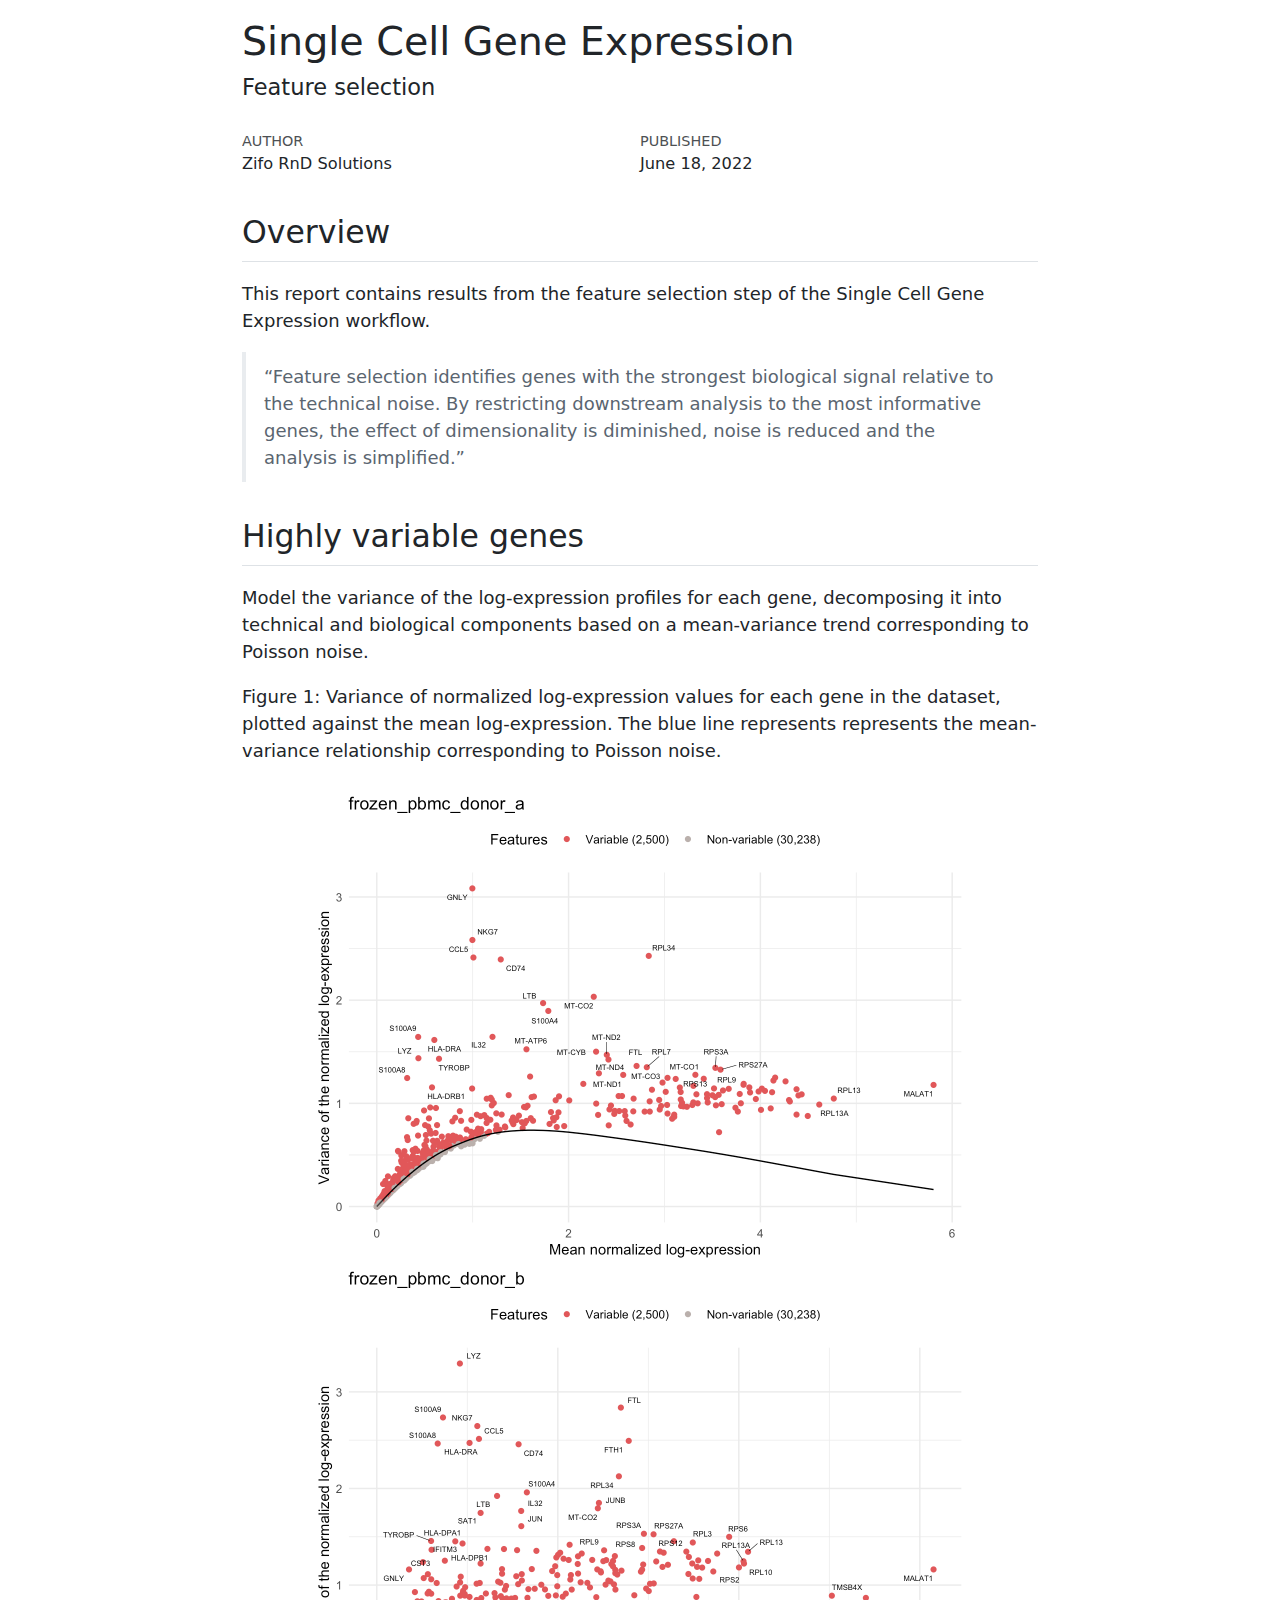
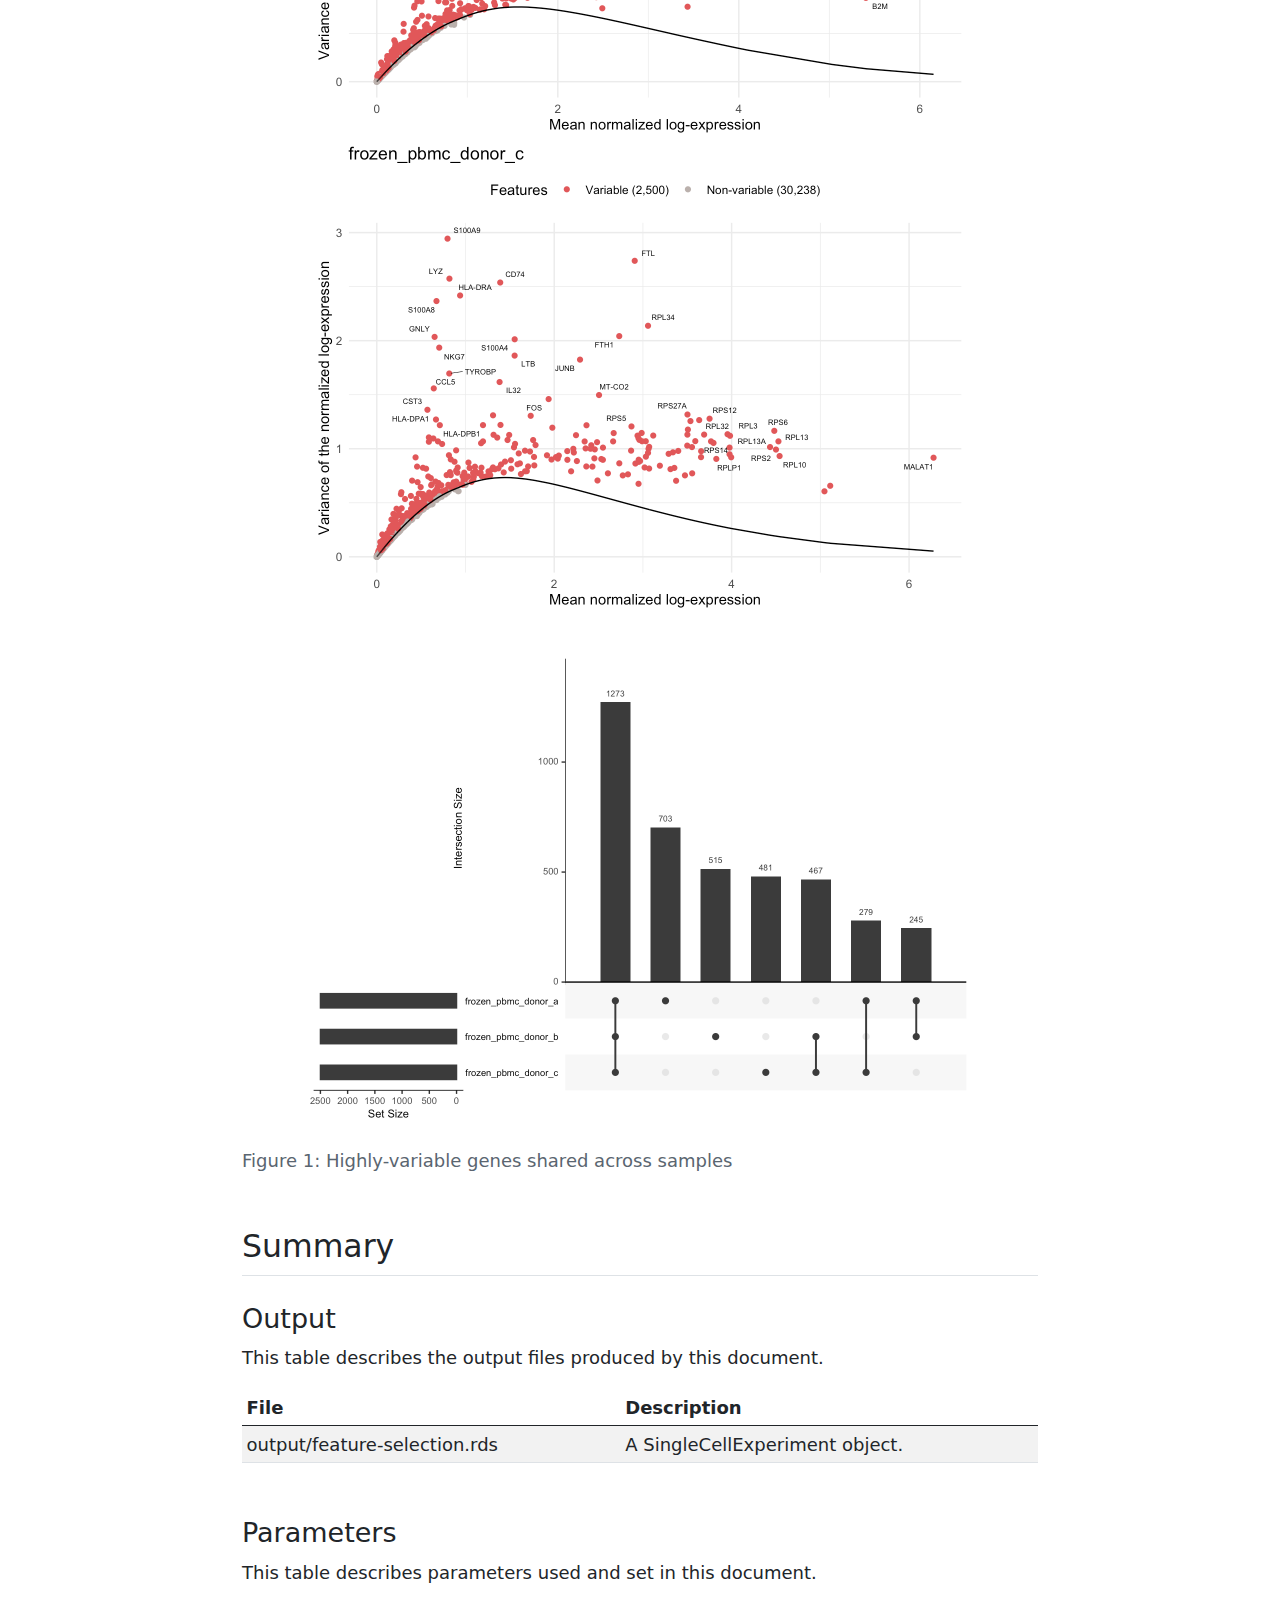
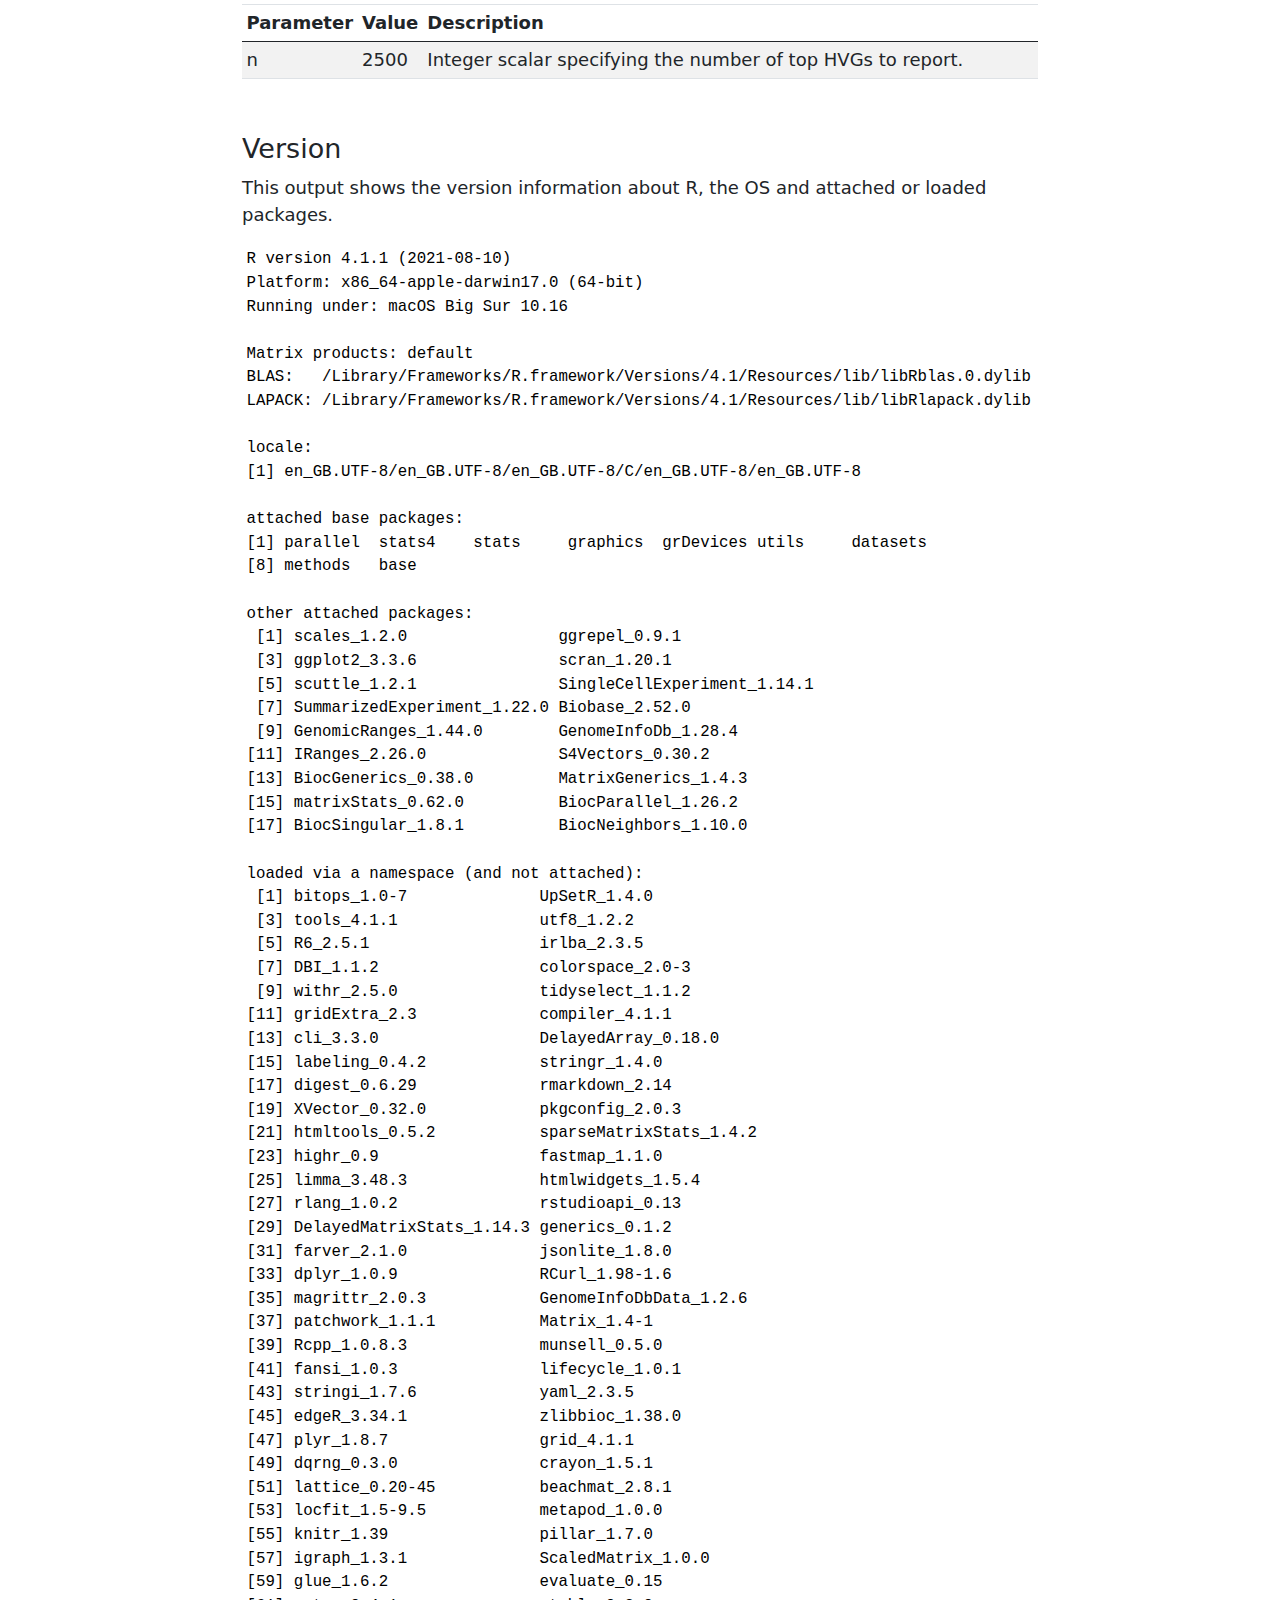
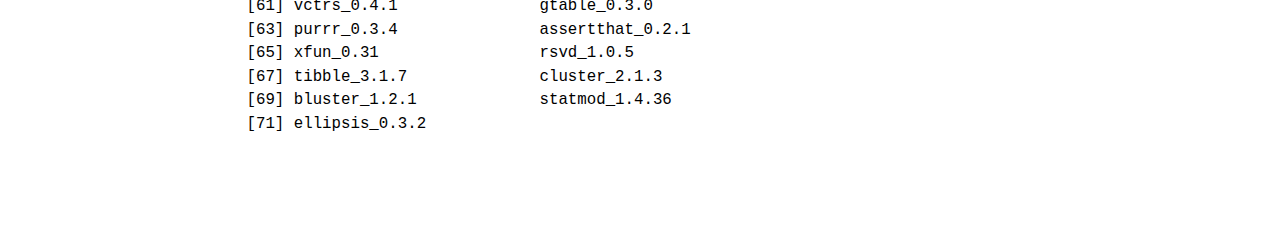
<file: docs/analysis/feature-selection.html>
<!DOCTYPE html>
<html xmlns="http://www.w3.org/1999/xhtml" lang="en" xml:lang="en"><head>

<meta charset="utf-8">
<meta name="generator" content="quarto-0.9.347">

<meta name="viewport" content="width=device-width, initial-scale=1.0, user-scalable=yes">

<meta name="author" content="Zifo RnD Solutions">
<meta name="dcterms.date" content="2022-06-18">

<title>Single Cell Gene Expression</title>
<style>
code{white-space: pre-wrap;}
span.smallcaps{font-variant: small-caps;}
span.underline{text-decoration: underline;}
div.column{display: inline-block; vertical-align: top; width: 50%;}
div.hanging-indent{margin-left: 1.5em; text-indent: -1.5em;}
ul.task-list{list-style: none;}
</style>

<script src="feature-selection_files/libs/clipboard/clipboard.min.js"></script>
<script src="feature-selection_files/libs/quarto-html/quarto.js"></script>
<script src="feature-selection_files/libs/quarto-html/popper.min.js"></script>
<script src="feature-selection_files/libs/quarto-html/tippy.umd.min.js"></script>
<script src="feature-selection_files/libs/quarto-html/anchor.min.js"></script>
<link href="feature-selection_files/libs/quarto-html/tippy.css" rel="stylesheet">
<link id="quarto-text-highlighting-styles" href="feature-selection_files/libs/quarto-html/quarto-syntax-highlighting.css" rel="stylesheet">
<script src="feature-selection_files/libs/bootstrap/bootstrap.min.js"></script>
<link href="feature-selection_files/libs/bootstrap/bootstrap-icons.css" rel="stylesheet">
<link href="feature-selection_files/libs/bootstrap/bootstrap.min.css" rel="stylesheet">


</head>

<body class="fullcontent">

<div id="quarto-content" class="page-columns page-rows-contents page-layout-article">

<main class="content" id="quarto-document-content">

<header id="title-block-header" class="quarto-title-block default">
<div class="quarto-title">
<h1 class="title">Single Cell Gene Expression</h1>
<p class="subtitle lead">Feature selection</p>
</div>





<div class="quarto-title-meta">

    <div>
    <div class="quarto-title-meta-heading">Author</div>
    <div class="quarto-title-meta-contents">
             <p>Zifo RnD Solutions </p>
          </div>
  </div>
    
    <div>
    <div class="quarto-title-meta-heading">Published</div>
    <div class="quarto-title-meta-contents">
      <p class="date">June 18, 2022</p>
    </div>
  </div>
    
  </div>
  

</header>

<section id="overview" class="level2">
<h2 class="anchored" data-anchor-id="overview">Overview</h2>
<p>This report contains results from the feature selection step of the Single Cell Gene Expression workflow.</p>
<blockquote class="blockquote">
<p>“Feature selection identifies genes with the strongest biological signal relative to the technical noise. By restricting downstream analysis to the most informative genes, the effect of dimensionality is diminished, noise is reduced and the analysis is simplified.”</p>
</blockquote>
<!-- Include big data parameters -->
<!-- Nearest neighbour detection -->
<div class="cell">

</div>
<!-- Singular value decomposition -->
<div class="cell">

</div>
<!-- Parallel evaluation -->
<div class="cell">

</div>
<!-- Load Bioconductor packages -->
<div class="cell">

</div>
<!-- Source custom functions -->
<div class="cell">

</div>
<!-- Read experiment objects -->
<div class="cell">

</div>
<!-- Model the per-gene variance with Poisson noise -->
<div class="cell">

</div>
<!-- Add per-gene variance statistics to row data -->
<div class="cell">

</div>
<!-- Identify highly-variable genes -->
<div class="cell">

</div>
<!-- Add HVG to row data -->
<div class="cell">

</div>
<!-- Save experiment objects -->
<div class="cell">

</div>
</section>
<section id="highly-variable-genes" class="level2">
<h2 class="anchored" data-anchor-id="highly-variable-genes">Highly variable genes</h2>
<p>Model the variance of the log-expression profiles for each gene, decomposing it into technical and biological components based on a mean-variance trend corresponding to Poisson noise.</p>
<p>Figure 1: Variance of normalized log-expression values for each gene in the dataset, plotted against the mean log-expression. The blue line represents represents the mean-variance relationship corresponding to Poisson noise.</p>
<div class="cell" data-layout-align="center">
<div class="cell-output-display">
<div class="quarto-figure quarto-figure-center">
<figure class="figure">
<p><img src="feature-selection_files/figure-html/unnamed-chunk-10-1.png" class="img-fluid figure-img" width="672"></p>
</figure>
</div>
</div>
</div>
<div class="cell">
<div class="cell-output-display">
<div id="fig-upset" class="quarto-figure quarto-figure-center anchored">
<figure class="figure">
<p><img src="feature-selection_files/figure-html/fig-upset-1.png" class="img-fluid figure-img" width="672"></p>
<p></p><figcaption aria-hidden="true" class="figure-caption">Figure 1: Highly-variable genes shared across samples</figcaption><p></p>
</figure>
</div>
</div>
</div>
</section>
<section id="summary" class="level2">
<h2 class="anchored" data-anchor-id="summary">Summary</h2>
<section id="output" class="level3">
<h3 class="anchored" data-anchor-id="output">Output</h3>
<p>This table describes the output files produced by this document.</p>
<div class="cell">
<div class="cell-output-display">
<table class="table table-sm table-striped">
<thead>
<tr class="header">
<th style="text-align: left;">File</th>
<th style="text-align: left;">Description</th>
</tr>
</thead>
<tbody>
<tr class="odd">
<td style="text-align: left;">output/feature-selection.rds</td>
<td style="text-align: left;">A SingleCellExperiment object.</td>
</tr>
</tbody>
</table>
</div>
</div>
</section>
<section id="parameters" class="level3">
<h3 class="anchored" data-anchor-id="parameters">Parameters</h3>
<p>This table describes parameters used and set in this document.</p>
<div class="cell">
<div class="cell-output-display">
<table class="table table-sm table-striped">
<colgroup>
<col style="width: 13%">
<col style="width: 7%">
<col style="width: 78%">
</colgroup>
<thead>
<tr class="header">
<th style="text-align: left;">Parameter</th>
<th style="text-align: left;">Value</th>
<th style="text-align: left;">Description</th>
</tr>
</thead>
<tbody>
<tr class="odd">
<td style="text-align: left;">n</td>
<td style="text-align: left;">2500</td>
<td style="text-align: left;">Integer scalar specifying the number of top HVGs to report.</td>
</tr>
</tbody>
</table>
</div>
</div>
</section>
<section id="version" class="level3">
<h3 class="anchored" data-anchor-id="version">Version</h3>
<p>This output shows the version information about R, the OS and attached or loaded packages.</p>
<div class="cell">
<div class="cell-output cell-output-stdout">
<pre><code>R version 4.1.1 (2021-08-10)
Platform: x86_64-apple-darwin17.0 (64-bit)
Running under: macOS Big Sur 10.16

Matrix products: default
BLAS:   /Library/Frameworks/R.framework/Versions/4.1/Resources/lib/libRblas.0.dylib
LAPACK: /Library/Frameworks/R.framework/Versions/4.1/Resources/lib/libRlapack.dylib

locale:
[1] en_GB.UTF-8/en_GB.UTF-8/en_GB.UTF-8/C/en_GB.UTF-8/en_GB.UTF-8

attached base packages:
[1] parallel  stats4    stats     graphics  grDevices utils     datasets 
[8] methods   base     

other attached packages:
 [1] scales_1.2.0                ggrepel_0.9.1              
 [3] ggplot2_3.3.6               scran_1.20.1               
 [5] scuttle_1.2.1               SingleCellExperiment_1.14.1
 [7] SummarizedExperiment_1.22.0 Biobase_2.52.0             
 [9] GenomicRanges_1.44.0        GenomeInfoDb_1.28.4        
[11] IRanges_2.26.0              S4Vectors_0.30.2           
[13] BiocGenerics_0.38.0         MatrixGenerics_1.4.3       
[15] matrixStats_0.62.0          BiocParallel_1.26.2        
[17] BiocSingular_1.8.1          BiocNeighbors_1.10.0       

loaded via a namespace (and not attached):
 [1] bitops_1.0-7              UpSetR_1.4.0             
 [3] tools_4.1.1               utf8_1.2.2               
 [5] R6_2.5.1                  irlba_2.3.5              
 [7] DBI_1.1.2                 colorspace_2.0-3         
 [9] withr_2.5.0               tidyselect_1.1.2         
[11] gridExtra_2.3             compiler_4.1.1           
[13] cli_3.3.0                 DelayedArray_0.18.0      
[15] labeling_0.4.2            stringr_1.4.0            
[17] digest_0.6.29             rmarkdown_2.14           
[19] XVector_0.32.0            pkgconfig_2.0.3          
[21] htmltools_0.5.2           sparseMatrixStats_1.4.2  
[23] highr_0.9                 fastmap_1.1.0            
[25] limma_3.48.3              htmlwidgets_1.5.4        
[27] rlang_1.0.2               rstudioapi_0.13          
[29] DelayedMatrixStats_1.14.3 generics_0.1.2           
[31] farver_2.1.0              jsonlite_1.8.0           
[33] dplyr_1.0.9               RCurl_1.98-1.6           
[35] magrittr_2.0.3            GenomeInfoDbData_1.2.6   
[37] patchwork_1.1.1           Matrix_1.4-1             
[39] Rcpp_1.0.8.3              munsell_0.5.0            
[41] fansi_1.0.3               lifecycle_1.0.1          
[43] stringi_1.7.6             yaml_2.3.5               
[45] edgeR_3.34.1              zlibbioc_1.38.0          
[47] plyr_1.8.7                grid_4.1.1               
[49] dqrng_0.3.0               crayon_1.5.1             
[51] lattice_0.20-45           beachmat_2.8.1           
[53] locfit_1.5-9.5            metapod_1.0.0            
[55] knitr_1.39                pillar_1.7.0             
[57] igraph_1.3.1              ScaledMatrix_1.0.0       
[59] glue_1.6.2                evaluate_0.15            
[61] vctrs_0.4.1               gtable_0.3.0             
[63] purrr_0.3.4               assertthat_0.2.1         
[65] xfun_0.31                 rsvd_1.0.5               
[67] tibble_3.1.7              cluster_2.1.3            
[69] bluster_1.2.1             statmod_1.4.36           
[71] ellipsis_0.3.2           </code></pre>
</div>
</div>
</section>
</section>

</main>
<!-- /main column -->
<script id="quarto-html-after-body" type="application/javascript">
window.document.addEventListener("DOMContentLoaded", function (event) {
  const icon = "";
  const anchorJS = new window.AnchorJS();
  anchorJS.options = {
    placement: 'right',
    icon: icon
  };
  anchorJS.add('.anchored');
  const clipboard = new window.ClipboardJS('.code-copy-button', {
    target: function(trigger) {
      return trigger.previousElementSibling;
    }
  });
  clipboard.on('success', function(e) {
    // button target
    const button = e.trigger;
    // don't keep focus
    button.blur();
    // flash "checked"
    button.classList.add('code-copy-button-checked');
    var currentTitle = button.getAttribute("title");
    button.setAttribute("title", "Copied!");
    setTimeout(function() {
      button.setAttribute("title", currentTitle);
      button.classList.remove('code-copy-button-checked');
    }, 1000);
    // clear code selection
    e.clearSelection();
  });
  function tippyHover(el, contentFn) {
    const config = {
      allowHTML: true,
      content: contentFn,
      maxWidth: 500,
      delay: 100,
      arrow: false,
      appendTo: function(el) {
          return el.parentElement;
      },
      interactive: true,
      interactiveBorder: 10,
      theme: 'quarto',
      placement: 'bottom-start'
    };
    window.tippy(el, config); 
  }
  const noterefs = window.document.querySelectorAll('a[role="doc-noteref"]');
  for (var i=0; i<noterefs.length; i++) {
    const ref = noterefs[i];
    tippyHover(ref, function() {
      let href = ref.getAttribute('href');
      try { href = new URL(href).hash; } catch {}
      const id = href.replace(/^#\/?/, "");
      const note = window.document.getElementById(id);
      return note.innerHTML;
    });
  }
  var bibliorefs = window.document.querySelectorAll('a[role="doc-biblioref"]');
  for (var i=0; i<bibliorefs.length; i++) {
    const ref = bibliorefs[i];
    const cites = ref.parentNode.getAttribute('data-cites').split(' ');
    tippyHover(ref, function() {
      var popup = window.document.createElement('div');
      cites.forEach(function(cite) {
        var citeDiv = window.document.createElement('div');
        citeDiv.classList.add('hanging-indent');
        citeDiv.classList.add('csl-entry');
        var biblioDiv = window.document.getElementById('ref-' + cite);
        if (biblioDiv) {
          citeDiv.innerHTML = biblioDiv.innerHTML;
        }
        popup.appendChild(citeDiv);
      });
      return popup.innerHTML;
    });
  }
});
</script>
</div> <!-- /content -->



</body></html>
</file>
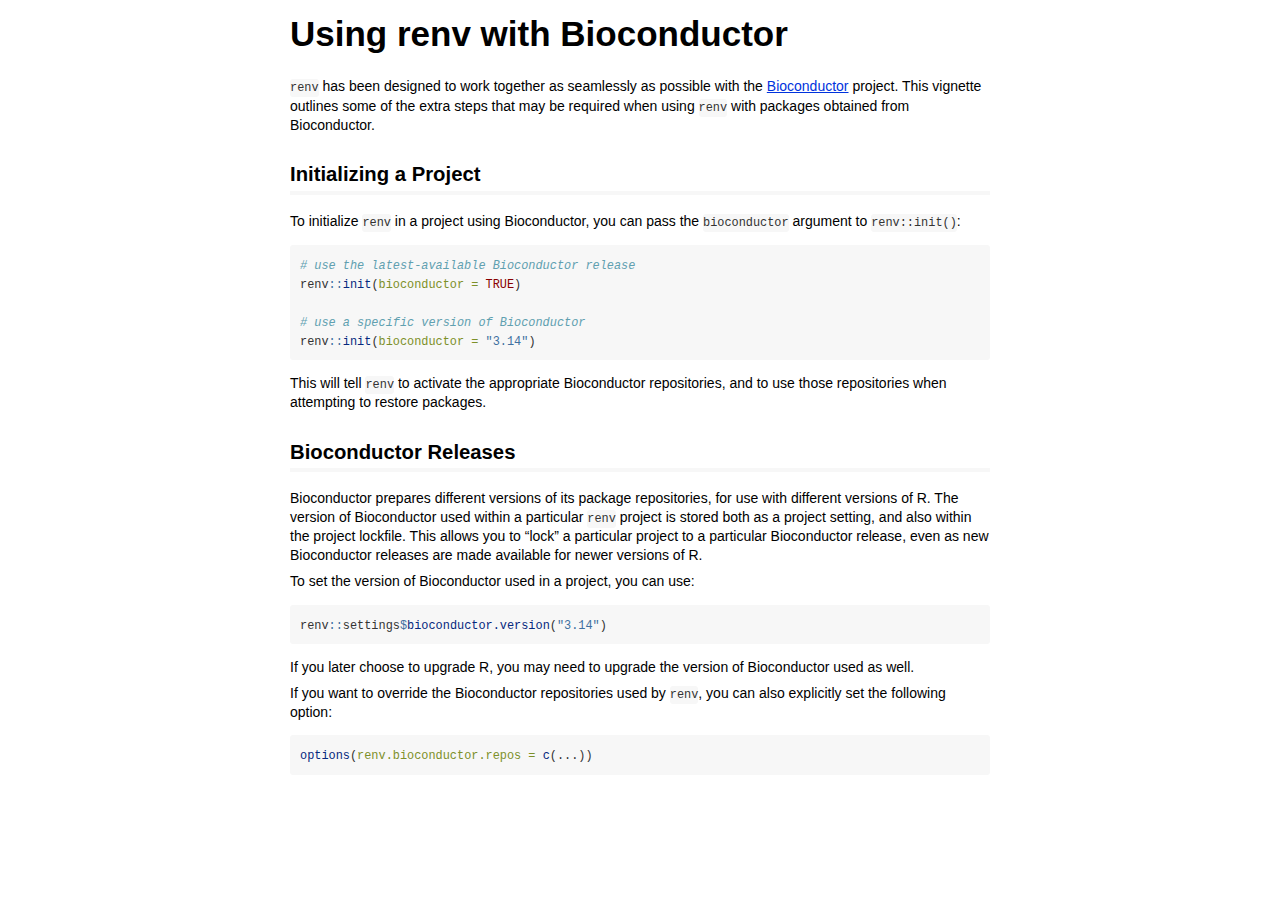
<file: renv/library/R-4.1/x86_64-apple-darwin17.0/renv/doc/bioconductor.html>
<!DOCTYPE html>

<html>

<head>

<meta charset="utf-8" />
<meta name="generator" content="pandoc" />
<meta http-equiv="X-UA-Compatible" content="IE=EDGE" />

<meta name="viewport" content="width=device-width, initial-scale=1" />



<title>Using renv with Bioconductor</title>

<script>// Pandoc 2.9 adds attributes on both header and div. We remove the former (to
// be compatible with the behavior of Pandoc < 2.8).
document.addEventListener('DOMContentLoaded', function(e) {
  var hs = document.querySelectorAll("div.section[class*='level'] > :first-child");
  var i, h, a;
  for (i = 0; i < hs.length; i++) {
    h = hs[i];
    if (!/^h[1-6]$/i.test(h.tagName)) continue;  // it should be a header h1-h6
    a = h.attributes;
    while (a.length > 0) h.removeAttribute(a[0].name);
  }
});
</script>

<style type="text/css">
  code{white-space: pre-wrap;}
  span.smallcaps{font-variant: small-caps;}
  span.underline{text-decoration: underline;}
  div.column{display: inline-block; vertical-align: top; width: 50%;}
  div.hanging-indent{margin-left: 1.5em; text-indent: -1.5em;}
  ul.task-list{list-style: none;}
    </style>


<style type="text/css">
  code {
    white-space: pre;
  }
  .sourceCode {
    overflow: visible;
  }
</style>
<style type="text/css" data-origin="pandoc">
pre > code.sourceCode { white-space: pre; position: relative; }
pre > code.sourceCode > span { display: inline-block; line-height: 1.25; }
pre > code.sourceCode > span:empty { height: 1.2em; }
.sourceCode { overflow: visible; }
code.sourceCode > span { color: inherit; text-decoration: inherit; }
div.sourceCode { margin: 1em 0; }
pre.sourceCode { margin: 0; }
@media screen {
div.sourceCode { overflow: auto; }
}
@media print {
pre > code.sourceCode { white-space: pre-wrap; }
pre > code.sourceCode > span { text-indent: -5em; padding-left: 5em; }
}
pre.numberSource code
  { counter-reset: source-line 0; }
pre.numberSource code > span
  { position: relative; left: -4em; counter-increment: source-line; }
pre.numberSource code > span > a:first-child::before
  { content: counter(source-line);
    position: relative; left: -1em; text-align: right; vertical-align: baseline;
    border: none; display: inline-block;
    -webkit-touch-callout: none; -webkit-user-select: none;
    -khtml-user-select: none; -moz-user-select: none;
    -ms-user-select: none; user-select: none;
    padding: 0 4px; width: 4em;
    color: #aaaaaa;
  }
pre.numberSource { margin-left: 3em; border-left: 1px solid #aaaaaa;  padding-left: 4px; }
div.sourceCode
  {   }
@media screen {
pre > code.sourceCode > span > a:first-child::before { text-decoration: underline; }
}
code span.al { color: #ff0000; font-weight: bold; } /* Alert */
code span.an { color: #60a0b0; font-weight: bold; font-style: italic; } /* Annotation */
code span.at { color: #7d9029; } /* Attribute */
code span.bn { color: #40a070; } /* BaseN */
code span.bu { } /* BuiltIn */
code span.cf { color: #007020; font-weight: bold; } /* ControlFlow */
code span.ch { color: #4070a0; } /* Char */
code span.cn { color: #880000; } /* Constant */
code span.co { color: #60a0b0; font-style: italic; } /* Comment */
code span.cv { color: #60a0b0; font-weight: bold; font-style: italic; } /* CommentVar */
code span.do { color: #ba2121; font-style: italic; } /* Documentation */
code span.dt { color: #902000; } /* DataType */
code span.dv { color: #40a070; } /* DecVal */
code span.er { color: #ff0000; font-weight: bold; } /* Error */
code span.ex { } /* Extension */
code span.fl { color: #40a070; } /* Float */
code span.fu { color: #06287e; } /* Function */
code span.im { } /* Import */
code span.in { color: #60a0b0; font-weight: bold; font-style: italic; } /* Information */
code span.kw { color: #007020; font-weight: bold; } /* Keyword */
code span.op { color: #666666; } /* Operator */
code span.ot { color: #007020; } /* Other */
code span.pp { color: #bc7a00; } /* Preprocessor */
code span.sc { color: #4070a0; } /* SpecialChar */
code span.ss { color: #bb6688; } /* SpecialString */
code span.st { color: #4070a0; } /* String */
code span.va { color: #19177c; } /* Variable */
code span.vs { color: #4070a0; } /* VerbatimString */
code span.wa { color: #60a0b0; font-weight: bold; font-style: italic; } /* Warning */

</style>
<script>
// apply pandoc div.sourceCode style to pre.sourceCode instead
(function() {
  var sheets = document.styleSheets;
  for (var i = 0; i < sheets.length; i++) {
    if (sheets[i].ownerNode.dataset["origin"] !== "pandoc") continue;
    try { var rules = sheets[i].cssRules; } catch (e) { continue; }
    for (var j = 0; j < rules.length; j++) {
      var rule = rules[j];
      // check if there is a div.sourceCode rule
      if (rule.type !== rule.STYLE_RULE || rule.selectorText !== "div.sourceCode") continue;
      var style = rule.style.cssText;
      // check if color or background-color is set
      if (rule.style.color === '' && rule.style.backgroundColor === '') continue;
      // replace div.sourceCode by a pre.sourceCode rule
      sheets[i].deleteRule(j);
      sheets[i].insertRule('pre.sourceCode{' + style + '}', j);
    }
  }
})();
</script>




<style type="text/css">body {
background-color: #fff;
margin: 1em auto;
max-width: 700px;
overflow: visible;
padding-left: 2em;
padding-right: 2em;
font-family: "Open Sans", "Helvetica Neue", Helvetica, Arial, sans-serif;
font-size: 14px;
line-height: 1.35;
}
#TOC {
clear: both;
margin: 0 0 10px 10px;
padding: 4px;
width: 400px;
border: 1px solid #CCCCCC;
border-radius: 5px;
background-color: #f6f6f6;
font-size: 13px;
line-height: 1.3;
}
#TOC .toctitle {
font-weight: bold;
font-size: 15px;
margin-left: 5px;
}
#TOC ul {
padding-left: 40px;
margin-left: -1.5em;
margin-top: 5px;
margin-bottom: 5px;
}
#TOC ul ul {
margin-left: -2em;
}
#TOC li {
line-height: 16px;
}
table {
margin: 1em auto;
border-width: 1px;
border-color: #DDDDDD;
border-style: outset;
border-collapse: collapse;
}
table th {
border-width: 2px;
padding: 5px;
border-style: inset;
}
table td {
border-width: 1px;
border-style: inset;
line-height: 18px;
padding: 5px 5px;
}
table, table th, table td {
border-left-style: none;
border-right-style: none;
}
table thead, table tr.even {
background-color: #f7f7f7;
}
p {
margin: 0.5em 0;
}
blockquote {
background-color: #f6f6f6;
padding: 0.25em 0.75em;
}
hr {
border-style: solid;
border: none;
border-top: 1px solid #777;
margin: 28px 0;
}
dl {
margin-left: 0;
}
dl dd {
margin-bottom: 13px;
margin-left: 13px;
}
dl dt {
font-weight: bold;
}
ul {
margin-top: 0;
}
ul li {
list-style: circle outside;
}
ul ul {
margin-bottom: 0;
}
pre, code {
background-color: #f7f7f7;
border-radius: 3px;
color: #333;
white-space: pre-wrap; 
}
pre {
border-radius: 3px;
margin: 5px 0px 10px 0px;
padding: 10px;
}
pre:not([class]) {
background-color: #f7f7f7;
}
code {
font-family: Consolas, Monaco, 'Courier New', monospace;
font-size: 85%;
}
p > code, li > code {
padding: 2px 0px;
}
div.figure {
text-align: center;
}
img {
background-color: #FFFFFF;
padding: 2px;
border: 1px solid #DDDDDD;
border-radius: 3px;
border: 1px solid #CCCCCC;
margin: 0 5px;
}
h1 {
margin-top: 0;
font-size: 35px;
line-height: 40px;
}
h2 {
border-bottom: 4px solid #f7f7f7;
padding-top: 10px;
padding-bottom: 2px;
font-size: 145%;
}
h3 {
border-bottom: 2px solid #f7f7f7;
padding-top: 10px;
font-size: 120%;
}
h4 {
border-bottom: 1px solid #f7f7f7;
margin-left: 8px;
font-size: 105%;
}
h5, h6 {
border-bottom: 1px solid #ccc;
font-size: 105%;
}
a {
color: #0033dd;
text-decoration: none;
}
a:hover {
color: #6666ff; }
a:visited {
color: #800080; }
a:visited:hover {
color: #BB00BB; }
a[href^="http:"] {
text-decoration: underline; }
a[href^="https:"] {
text-decoration: underline; }

code > span.kw { color: #555; font-weight: bold; } 
code > span.dt { color: #902000; } 
code > span.dv { color: #40a070; } 
code > span.bn { color: #d14; } 
code > span.fl { color: #d14; } 
code > span.ch { color: #d14; } 
code > span.st { color: #d14; } 
code > span.co { color: #888888; font-style: italic; } 
code > span.ot { color: #007020; } 
code > span.al { color: #ff0000; font-weight: bold; } 
code > span.fu { color: #900; font-weight: bold; } 
code > span.er { color: #a61717; background-color: #e3d2d2; } 
</style>




</head>

<body>




<h1 class="title toc-ignore">Using renv with Bioconductor</h1>



<p><code>renv</code> has been designed to work together as seamlessly as
possible with the <a href="https://bioconductor.org/">Bioconductor</a>
project. This vignette outlines some of the extra steps that may be
required when using <code>renv</code> with packages obtained from
Bioconductor.</p>
<div id="initializing-a-project" class="section level2">
<h2>Initializing a Project</h2>
<p>To initialize <code>renv</code> in a project using Bioconductor, you
can pass the <code>bioconductor</code> argument to
<code>renv::init()</code>:</p>
<div class="sourceCode" id="cb1"><pre class="sourceCode r"><code class="sourceCode r"><span id="cb1-1"><a href="#cb1-1" aria-hidden="true" tabindex="-1"></a><span class="co"># use the latest-available Bioconductor release</span></span>
<span id="cb1-2"><a href="#cb1-2" aria-hidden="true" tabindex="-1"></a>renv<span class="sc">::</span><span class="fu">init</span>(<span class="at">bioconductor =</span> <span class="cn">TRUE</span>)</span>
<span id="cb1-3"><a href="#cb1-3" aria-hidden="true" tabindex="-1"></a></span>
<span id="cb1-4"><a href="#cb1-4" aria-hidden="true" tabindex="-1"></a><span class="co"># use a specific version of Bioconductor</span></span>
<span id="cb1-5"><a href="#cb1-5" aria-hidden="true" tabindex="-1"></a>renv<span class="sc">::</span><span class="fu">init</span>(<span class="at">bioconductor =</span> <span class="st">&quot;3.14&quot;</span>)</span></code></pre></div>
<p>This will tell <code>renv</code> to activate the appropriate
Bioconductor repositories, and to use those repositories when attempting
to restore packages.</p>
</div>
<div id="bioconductor-releases" class="section level2">
<h2>Bioconductor Releases</h2>
<p>Bioconductor prepares different versions of its package repositories,
for use with different versions of R. The version of Bioconductor used
within a particular <code>renv</code> project is stored both as a
project setting, and also within the project lockfile. This allows you
to “lock” a particular project to a particular Bioconductor release,
even as new Bioconductor releases are made available for newer versions
of R.</p>
<p>To set the version of Bioconductor used in a project, you can
use:</p>
<div class="sourceCode" id="cb2"><pre class="sourceCode r"><code class="sourceCode r"><span id="cb2-1"><a href="#cb2-1" aria-hidden="true" tabindex="-1"></a>renv<span class="sc">::</span>settings<span class="sc">$</span><span class="fu">bioconductor.version</span>(<span class="st">&quot;3.14&quot;</span>)</span></code></pre></div>
<p>If you later choose to upgrade R, you may need to upgrade the version
of Bioconductor used as well.</p>
<p>If you want to override the Bioconductor repositories used by
<code>renv</code>, you can also explicitly set the following option:</p>
<div class="sourceCode" id="cb3"><pre class="sourceCode r"><code class="sourceCode r"><span id="cb3-1"><a href="#cb3-1" aria-hidden="true" tabindex="-1"></a><span class="fu">options</span>(<span class="at">renv.bioconductor.repos =</span> <span class="fu">c</span>(...))</span></code></pre></div>
</div>



<!-- code folding -->


<!-- dynamically load mathjax for compatibility with self-contained -->
<script>
  (function () {
    var script = document.createElement("script");
    script.type = "text/javascript";
    script.src  = "https://mathjax.rstudio.com/latest/MathJax.js?config=TeX-AMS-MML_HTMLorMML";
    document.getElementsByTagName("head")[0].appendChild(script);
  })();
</script>

</body>
</html>
</file>
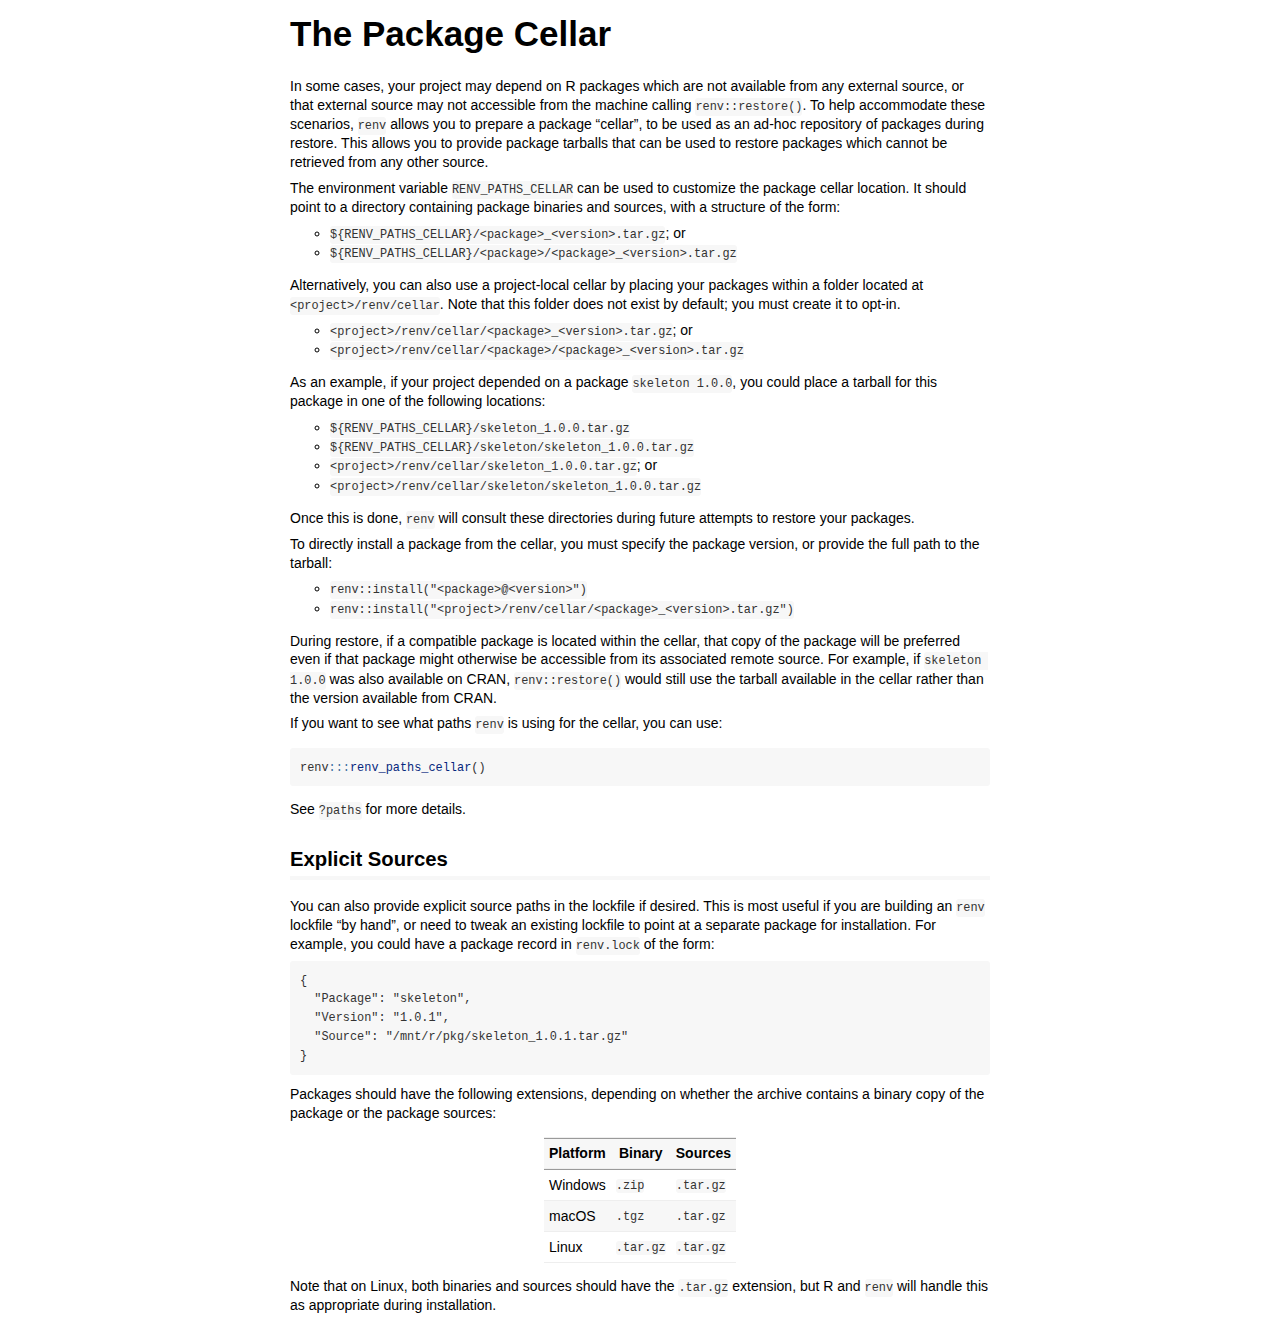
<file: renv/library/R-4.1/x86_64-apple-darwin17.0/renv/doc/cellar.html>
<!DOCTYPE html>

<html>

<head>

<meta charset="utf-8" />
<meta name="generator" content="pandoc" />
<meta http-equiv="X-UA-Compatible" content="IE=EDGE" />

<meta name="viewport" content="width=device-width, initial-scale=1" />



<title>The Package Cellar</title>

<script>// Pandoc 2.9 adds attributes on both header and div. We remove the former (to
// be compatible with the behavior of Pandoc < 2.8).
document.addEventListener('DOMContentLoaded', function(e) {
  var hs = document.querySelectorAll("div.section[class*='level'] > :first-child");
  var i, h, a;
  for (i = 0; i < hs.length; i++) {
    h = hs[i];
    if (!/^h[1-6]$/i.test(h.tagName)) continue;  // it should be a header h1-h6
    a = h.attributes;
    while (a.length > 0) h.removeAttribute(a[0].name);
  }
});
</script>

<style type="text/css">
  code{white-space: pre-wrap;}
  span.smallcaps{font-variant: small-caps;}
  span.underline{text-decoration: underline;}
  div.column{display: inline-block; vertical-align: top; width: 50%;}
  div.hanging-indent{margin-left: 1.5em; text-indent: -1.5em;}
  ul.task-list{list-style: none;}
    </style>


<style type="text/css">
  code {
    white-space: pre;
  }
  .sourceCode {
    overflow: visible;
  }
</style>
<style type="text/css" data-origin="pandoc">
pre > code.sourceCode { white-space: pre; position: relative; }
pre > code.sourceCode > span { display: inline-block; line-height: 1.25; }
pre > code.sourceCode > span:empty { height: 1.2em; }
.sourceCode { overflow: visible; }
code.sourceCode > span { color: inherit; text-decoration: inherit; }
div.sourceCode { margin: 1em 0; }
pre.sourceCode { margin: 0; }
@media screen {
div.sourceCode { overflow: auto; }
}
@media print {
pre > code.sourceCode { white-space: pre-wrap; }
pre > code.sourceCode > span { text-indent: -5em; padding-left: 5em; }
}
pre.numberSource code
  { counter-reset: source-line 0; }
pre.numberSource code > span
  { position: relative; left: -4em; counter-increment: source-line; }
pre.numberSource code > span > a:first-child::before
  { content: counter(source-line);
    position: relative; left: -1em; text-align: right; vertical-align: baseline;
    border: none; display: inline-block;
    -webkit-touch-callout: none; -webkit-user-select: none;
    -khtml-user-select: none; -moz-user-select: none;
    -ms-user-select: none; user-select: none;
    padding: 0 4px; width: 4em;
    color: #aaaaaa;
  }
pre.numberSource { margin-left: 3em; border-left: 1px solid #aaaaaa;  padding-left: 4px; }
div.sourceCode
  {   }
@media screen {
pre > code.sourceCode > span > a:first-child::before { text-decoration: underline; }
}
code span.al { color: #ff0000; font-weight: bold; } /* Alert */
code span.an { color: #60a0b0; font-weight: bold; font-style: italic; } /* Annotation */
code span.at { color: #7d9029; } /* Attribute */
code span.bn { color: #40a070; } /* BaseN */
code span.bu { } /* BuiltIn */
code span.cf { color: #007020; font-weight: bold; } /* ControlFlow */
code span.ch { color: #4070a0; } /* Char */
code span.cn { color: #880000; } /* Constant */
code span.co { color: #60a0b0; font-style: italic; } /* Comment */
code span.cv { color: #60a0b0; font-weight: bold; font-style: italic; } /* CommentVar */
code span.do { color: #ba2121; font-style: italic; } /* Documentation */
code span.dt { color: #902000; } /* DataType */
code span.dv { color: #40a070; } /* DecVal */
code span.er { color: #ff0000; font-weight: bold; } /* Error */
code span.ex { } /* Extension */
code span.fl { color: #40a070; } /* Float */
code span.fu { color: #06287e; } /* Function */
code span.im { } /* Import */
code span.in { color: #60a0b0; font-weight: bold; font-style: italic; } /* Information */
code span.kw { color: #007020; font-weight: bold; } /* Keyword */
code span.op { color: #666666; } /* Operator */
code span.ot { color: #007020; } /* Other */
code span.pp { color: #bc7a00; } /* Preprocessor */
code span.sc { color: #4070a0; } /* SpecialChar */
code span.ss { color: #bb6688; } /* SpecialString */
code span.st { color: #4070a0; } /* String */
code span.va { color: #19177c; } /* Variable */
code span.vs { color: #4070a0; } /* VerbatimString */
code span.wa { color: #60a0b0; font-weight: bold; font-style: italic; } /* Warning */

</style>
<script>
// apply pandoc div.sourceCode style to pre.sourceCode instead
(function() {
  var sheets = document.styleSheets;
  for (var i = 0; i < sheets.length; i++) {
    if (sheets[i].ownerNode.dataset["origin"] !== "pandoc") continue;
    try { var rules = sheets[i].cssRules; } catch (e) { continue; }
    for (var j = 0; j < rules.length; j++) {
      var rule = rules[j];
      // check if there is a div.sourceCode rule
      if (rule.type !== rule.STYLE_RULE || rule.selectorText !== "div.sourceCode") continue;
      var style = rule.style.cssText;
      // check if color or background-color is set
      if (rule.style.color === '' && rule.style.backgroundColor === '') continue;
      // replace div.sourceCode by a pre.sourceCode rule
      sheets[i].deleteRule(j);
      sheets[i].insertRule('pre.sourceCode{' + style + '}', j);
    }
  }
})();
</script>




<style type="text/css">body {
background-color: #fff;
margin: 1em auto;
max-width: 700px;
overflow: visible;
padding-left: 2em;
padding-right: 2em;
font-family: "Open Sans", "Helvetica Neue", Helvetica, Arial, sans-serif;
font-size: 14px;
line-height: 1.35;
}
#TOC {
clear: both;
margin: 0 0 10px 10px;
padding: 4px;
width: 400px;
border: 1px solid #CCCCCC;
border-radius: 5px;
background-color: #f6f6f6;
font-size: 13px;
line-height: 1.3;
}
#TOC .toctitle {
font-weight: bold;
font-size: 15px;
margin-left: 5px;
}
#TOC ul {
padding-left: 40px;
margin-left: -1.5em;
margin-top: 5px;
margin-bottom: 5px;
}
#TOC ul ul {
margin-left: -2em;
}
#TOC li {
line-height: 16px;
}
table {
margin: 1em auto;
border-width: 1px;
border-color: #DDDDDD;
border-style: outset;
border-collapse: collapse;
}
table th {
border-width: 2px;
padding: 5px;
border-style: inset;
}
table td {
border-width: 1px;
border-style: inset;
line-height: 18px;
padding: 5px 5px;
}
table, table th, table td {
border-left-style: none;
border-right-style: none;
}
table thead, table tr.even {
background-color: #f7f7f7;
}
p {
margin: 0.5em 0;
}
blockquote {
background-color: #f6f6f6;
padding: 0.25em 0.75em;
}
hr {
border-style: solid;
border: none;
border-top: 1px solid #777;
margin: 28px 0;
}
dl {
margin-left: 0;
}
dl dd {
margin-bottom: 13px;
margin-left: 13px;
}
dl dt {
font-weight: bold;
}
ul {
margin-top: 0;
}
ul li {
list-style: circle outside;
}
ul ul {
margin-bottom: 0;
}
pre, code {
background-color: #f7f7f7;
border-radius: 3px;
color: #333;
white-space: pre-wrap; 
}
pre {
border-radius: 3px;
margin: 5px 0px 10px 0px;
padding: 10px;
}
pre:not([class]) {
background-color: #f7f7f7;
}
code {
font-family: Consolas, Monaco, 'Courier New', monospace;
font-size: 85%;
}
p > code, li > code {
padding: 2px 0px;
}
div.figure {
text-align: center;
}
img {
background-color: #FFFFFF;
padding: 2px;
border: 1px solid #DDDDDD;
border-radius: 3px;
border: 1px solid #CCCCCC;
margin: 0 5px;
}
h1 {
margin-top: 0;
font-size: 35px;
line-height: 40px;
}
h2 {
border-bottom: 4px solid #f7f7f7;
padding-top: 10px;
padding-bottom: 2px;
font-size: 145%;
}
h3 {
border-bottom: 2px solid #f7f7f7;
padding-top: 10px;
font-size: 120%;
}
h4 {
border-bottom: 1px solid #f7f7f7;
margin-left: 8px;
font-size: 105%;
}
h5, h6 {
border-bottom: 1px solid #ccc;
font-size: 105%;
}
a {
color: #0033dd;
text-decoration: none;
}
a:hover {
color: #6666ff; }
a:visited {
color: #800080; }
a:visited:hover {
color: #BB00BB; }
a[href^="http:"] {
text-decoration: underline; }
a[href^="https:"] {
text-decoration: underline; }

code > span.kw { color: #555; font-weight: bold; } 
code > span.dt { color: #902000; } 
code > span.dv { color: #40a070; } 
code > span.bn { color: #d14; } 
code > span.fl { color: #d14; } 
code > span.ch { color: #d14; } 
code > span.st { color: #d14; } 
code > span.co { color: #888888; font-style: italic; } 
code > span.ot { color: #007020; } 
code > span.al { color: #ff0000; font-weight: bold; } 
code > span.fu { color: #900; font-weight: bold; } 
code > span.er { color: #a61717; background-color: #e3d2d2; } 
</style>




</head>

<body>




<h1 class="title toc-ignore">The Package Cellar</h1>



<p>In some cases, your project may depend on R packages which are not
available from any external source, or that external source may not
accessible from the machine calling <code>renv::restore()</code>. To
help accommodate these scenarios, <code>renv</code> allows you to
prepare a package “cellar”, to be used as an ad-hoc repository of
packages during restore. This allows you to provide package tarballs
that can be used to restore packages which cannot be retrieved from any
other source.</p>
<p>The environment variable <code>RENV_PATHS_CELLAR</code> can be used
to customize the package cellar location. It should point to a directory
containing package binaries and sources, with a structure of the
form:</p>
<ul>
<li><code>${RENV_PATHS_CELLAR}/&lt;package&gt;_&lt;version&gt;.tar.gz</code>;
or</li>
<li><code>${RENV_PATHS_CELLAR}/&lt;package&gt;/&lt;package&gt;_&lt;version&gt;.tar.gz</code></li>
</ul>
<p>Alternatively, you can also use a project-local cellar by placing
your packages within a folder located at
<code>&lt;project&gt;/renv/cellar</code>. Note that this folder does not
exist by default; you must create it to opt-in.</p>
<ul>
<li><code>&lt;project&gt;/renv/cellar/&lt;package&gt;_&lt;version&gt;.tar.gz</code>;
or</li>
<li><code>&lt;project&gt;/renv/cellar/&lt;package&gt;/&lt;package&gt;_&lt;version&gt;.tar.gz</code></li>
</ul>
<p>As an example, if your project depended on a package
<code>skeleton 1.0.0</code>, you could place a tarball for this package
in one of the following locations:</p>
<ul>
<li><code>${RENV_PATHS_CELLAR}/skeleton_1.0.0.tar.gz</code></li>
<li><code>${RENV_PATHS_CELLAR}/skeleton/skeleton_1.0.0.tar.gz</code></li>
<li><code>&lt;project&gt;/renv/cellar/skeleton_1.0.0.tar.gz</code>;
or</li>
<li><code>&lt;project&gt;/renv/cellar/skeleton/skeleton_1.0.0.tar.gz</code></li>
</ul>
<p>Once this is done, <code>renv</code> will consult these directories
during future attempts to restore your packages.</p>
<p>To directly install a package from the cellar, you must specify the
package version, or provide the full path to the tarball:</p>
<ul>
<li><code>renv::install(&quot;&lt;package&gt;@&lt;version&gt;&quot;)</code></li>
<li><code>renv::install(&quot;&lt;project&gt;/renv/cellar/&lt;package&gt;_&lt;version&gt;.tar.gz&quot;)</code></li>
</ul>
<p>During restore, if a compatible package is located within the cellar,
that copy of the package will be preferred even if that package might
otherwise be accessible from its associated remote source. For example,
if <code>skeleton 1.0.0</code> was also available on CRAN,
<code>renv::restore()</code> would still use the tarball available in
the cellar rather than the version available from CRAN.</p>
<p>If you want to see what paths <code>renv</code> is using for the
cellar, you can use:</p>
<div class="sourceCode" id="cb1"><pre class="sourceCode r"><code class="sourceCode r"><span id="cb1-1"><a href="#cb1-1" aria-hidden="true" tabindex="-1"></a>renv<span class="sc">:::</span><span class="fu">renv_paths_cellar</span>()</span></code></pre></div>
<p>See <code>?paths</code> for more details.</p>
<div id="explicit-sources" class="section level2">
<h2>Explicit Sources</h2>
<p>You can also provide explicit source paths in the lockfile if
desired. This is most useful if you are building an <code>renv</code>
lockfile “by hand”, or need to tweak an existing lockfile to point at a
separate package for installation. For example, you could have a package
record in <code>renv.lock</code> of the form:</p>
<pre><code>{
  &quot;Package&quot;: &quot;skeleton&quot;,
  &quot;Version&quot;: &quot;1.0.1&quot;,
  &quot;Source&quot;: &quot;/mnt/r/pkg/skeleton_1.0.1.tar.gz&quot;
}</code></pre>
<p>Packages should have the following extensions, depending on whether
the archive contains a binary copy of the package or the package
sources:</p>
<table>
<thead>
<tr class="header">
<th><strong>Platform</strong></th>
<th><strong>Binary</strong></th>
<th><strong>Sources</strong></th>
</tr>
</thead>
<tbody>
<tr class="odd">
<td>Windows</td>
<td><code>.zip</code></td>
<td><code>.tar.gz</code></td>
</tr>
<tr class="even">
<td>macOS</td>
<td><code>.tgz</code></td>
<td><code>.tar.gz</code></td>
</tr>
<tr class="odd">
<td>Linux</td>
<td><code>.tar.gz</code></td>
<td><code>.tar.gz</code></td>
</tr>
</tbody>
</table>
<p>Note that on Linux, both binaries and sources should have the
<code>.tar.gz</code> extension, but R and <code>renv</code> will handle
this as appropriate during installation.</p>
</div>



<!-- code folding -->


<!-- dynamically load mathjax for compatibility with self-contained -->
<script>
  (function () {
    var script = document.createElement("script");
    script.type = "text/javascript";
    script.src  = "https://mathjax.rstudio.com/latest/MathJax.js?config=TeX-AMS-MML_HTMLorMML";
    document.getElementsByTagName("head")[0].appendChild(script);
  })();
</script>

</body>
</html>
</file>
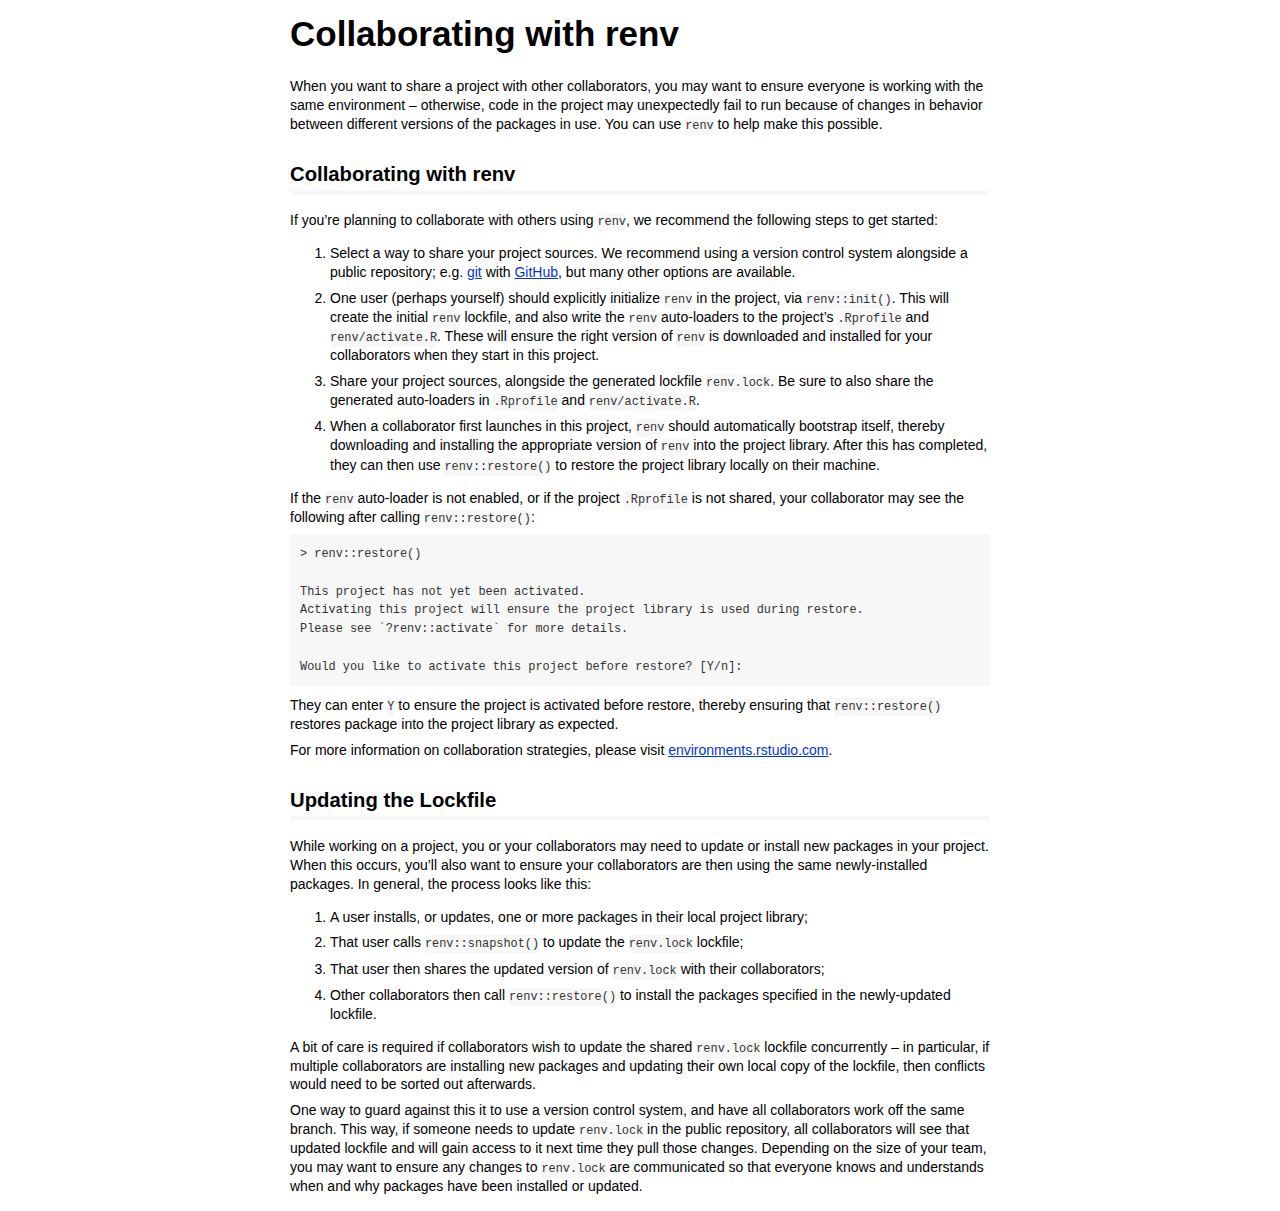
<file: renv/library/R-4.1/x86_64-apple-darwin17.0/renv/doc/collaborating.html>
<!DOCTYPE html>

<html>

<head>

<meta charset="utf-8" />
<meta name="generator" content="pandoc" />
<meta http-equiv="X-UA-Compatible" content="IE=EDGE" />

<meta name="viewport" content="width=device-width, initial-scale=1" />



<title>Collaborating with renv</title>

<script>// Pandoc 2.9 adds attributes on both header and div. We remove the former (to
// be compatible with the behavior of Pandoc < 2.8).
document.addEventListener('DOMContentLoaded', function(e) {
  var hs = document.querySelectorAll("div.section[class*='level'] > :first-child");
  var i, h, a;
  for (i = 0; i < hs.length; i++) {
    h = hs[i];
    if (!/^h[1-6]$/i.test(h.tagName)) continue;  // it should be a header h1-h6
    a = h.attributes;
    while (a.length > 0) h.removeAttribute(a[0].name);
  }
});
</script>

<style type="text/css">
  code{white-space: pre-wrap;}
  span.smallcaps{font-variant: small-caps;}
  span.underline{text-decoration: underline;}
  div.column{display: inline-block; vertical-align: top; width: 50%;}
  div.hanging-indent{margin-left: 1.5em; text-indent: -1.5em;}
  ul.task-list{list-style: none;}
    </style>






<style type="text/css">body {
background-color: #fff;
margin: 1em auto;
max-width: 700px;
overflow: visible;
padding-left: 2em;
padding-right: 2em;
font-family: "Open Sans", "Helvetica Neue", Helvetica, Arial, sans-serif;
font-size: 14px;
line-height: 1.35;
}
#TOC {
clear: both;
margin: 0 0 10px 10px;
padding: 4px;
width: 400px;
border: 1px solid #CCCCCC;
border-radius: 5px;
background-color: #f6f6f6;
font-size: 13px;
line-height: 1.3;
}
#TOC .toctitle {
font-weight: bold;
font-size: 15px;
margin-left: 5px;
}
#TOC ul {
padding-left: 40px;
margin-left: -1.5em;
margin-top: 5px;
margin-bottom: 5px;
}
#TOC ul ul {
margin-left: -2em;
}
#TOC li {
line-height: 16px;
}
table {
margin: 1em auto;
border-width: 1px;
border-color: #DDDDDD;
border-style: outset;
border-collapse: collapse;
}
table th {
border-width: 2px;
padding: 5px;
border-style: inset;
}
table td {
border-width: 1px;
border-style: inset;
line-height: 18px;
padding: 5px 5px;
}
table, table th, table td {
border-left-style: none;
border-right-style: none;
}
table thead, table tr.even {
background-color: #f7f7f7;
}
p {
margin: 0.5em 0;
}
blockquote {
background-color: #f6f6f6;
padding: 0.25em 0.75em;
}
hr {
border-style: solid;
border: none;
border-top: 1px solid #777;
margin: 28px 0;
}
dl {
margin-left: 0;
}
dl dd {
margin-bottom: 13px;
margin-left: 13px;
}
dl dt {
font-weight: bold;
}
ul {
margin-top: 0;
}
ul li {
list-style: circle outside;
}
ul ul {
margin-bottom: 0;
}
pre, code {
background-color: #f7f7f7;
border-radius: 3px;
color: #333;
white-space: pre-wrap; 
}
pre {
border-radius: 3px;
margin: 5px 0px 10px 0px;
padding: 10px;
}
pre:not([class]) {
background-color: #f7f7f7;
}
code {
font-family: Consolas, Monaco, 'Courier New', monospace;
font-size: 85%;
}
p > code, li > code {
padding: 2px 0px;
}
div.figure {
text-align: center;
}
img {
background-color: #FFFFFF;
padding: 2px;
border: 1px solid #DDDDDD;
border-radius: 3px;
border: 1px solid #CCCCCC;
margin: 0 5px;
}
h1 {
margin-top: 0;
font-size: 35px;
line-height: 40px;
}
h2 {
border-bottom: 4px solid #f7f7f7;
padding-top: 10px;
padding-bottom: 2px;
font-size: 145%;
}
h3 {
border-bottom: 2px solid #f7f7f7;
padding-top: 10px;
font-size: 120%;
}
h4 {
border-bottom: 1px solid #f7f7f7;
margin-left: 8px;
font-size: 105%;
}
h5, h6 {
border-bottom: 1px solid #ccc;
font-size: 105%;
}
a {
color: #0033dd;
text-decoration: none;
}
a:hover {
color: #6666ff; }
a:visited {
color: #800080; }
a:visited:hover {
color: #BB00BB; }
a[href^="http:"] {
text-decoration: underline; }
a[href^="https:"] {
text-decoration: underline; }

code > span.kw { color: #555; font-weight: bold; } 
code > span.dt { color: #902000; } 
code > span.dv { color: #40a070; } 
code > span.bn { color: #d14; } 
code > span.fl { color: #d14; } 
code > span.ch { color: #d14; } 
code > span.st { color: #d14; } 
code > span.co { color: #888888; font-style: italic; } 
code > span.ot { color: #007020; } 
code > span.al { color: #ff0000; font-weight: bold; } 
code > span.fu { color: #900; font-weight: bold; } 
code > span.er { color: #a61717; background-color: #e3d2d2; } 
</style>




</head>

<body>




<h1 class="title toc-ignore">Collaborating with renv</h1>



<p>When you want to share a project with other collaborators, you may
want to ensure everyone is working with the same environment –
otherwise, code in the project may unexpectedly fail to run because of
changes in behavior between different versions of the packages in use.
You can use <code>renv</code> to help make this possible.</p>
<div id="collaborating-with-renv" class="section level2">
<h2>Collaborating with renv</h2>
<p>If you’re planning to collaborate with others using
<code>renv</code>, we recommend the following steps to get started:</p>
<ol style="list-style-type: decimal">
<li><p>Select a way to share your project sources. We recommend using a
version control system alongside a public repository; e.g. <a href="https://git-scm.com/">git</a> with <a href="https://github.com/">GitHub</a>, but many other options are
available.</p></li>
<li><p>One user (perhaps yourself) should explicitly initialize
<code>renv</code> in the project, via <code>renv::init()</code>. This
will create the initial <code>renv</code> lockfile, and also write the
<code>renv</code> auto-loaders to the project’s <code>.Rprofile</code>
and <code>renv/activate.R</code>. These will ensure the right version of
<code>renv</code> is downloaded and installed for your collaborators
when they start in this project.</p></li>
<li><p>Share your project sources, alongside the generated lockfile
<code>renv.lock</code>. Be sure to also share the generated auto-loaders
in <code>.Rprofile</code> and <code>renv/activate.R</code>.</p></li>
<li><p>When a collaborator first launches in this project,
<code>renv</code> should automatically bootstrap itself, thereby
downloading and installing the appropriate version of <code>renv</code>
into the project library. After this has completed, they can then use
<code>renv::restore()</code> to restore the project library locally on
their machine.</p></li>
</ol>
<p>If the <code>renv</code> auto-loader is not enabled, or if the
project <code>.Rprofile</code> is not shared, your collaborator may see
the following after calling <code>renv::restore()</code>:</p>
<pre><code>&gt; renv::restore()

This project has not yet been activated.
Activating this project will ensure the project library is used during restore.
Please see `?renv::activate` for more details.

Would you like to activate this project before restore? [Y/n]:</code></pre>
<p>They can enter <code>Y</code> to ensure the project is activated
before restore, thereby ensuring that <code>renv::restore()</code>
restores package into the project library as expected.</p>
<p>For more information on collaboration strategies, please visit <a href="https://environments.rstudio.com/">environments.rstudio.com</a>.</p>
</div>
<div id="updating-the-lockfile" class="section level2">
<h2>Updating the Lockfile</h2>
<p>While working on a project, you or your collaborators may need to
update or install new packages in your project. When this occurs, you’ll
also want to ensure your collaborators are then using the same
newly-installed packages. In general, the process looks like this:</p>
<ol style="list-style-type: decimal">
<li><p>A user installs, or updates, one or more packages in their local
project library;</p></li>
<li><p>That user calls <code>renv::snapshot()</code> to update the
<code>renv.lock</code> lockfile;</p></li>
<li><p>That user then shares the updated version of
<code>renv.lock</code> with their collaborators;</p></li>
<li><p>Other collaborators then call <code>renv::restore()</code> to
install the packages specified in the newly-updated lockfile.</p></li>
</ol>
<p>A bit of care is required if collaborators wish to update the shared
<code>renv.lock</code> lockfile concurrently – in particular, if
multiple collaborators are installing new packages and updating their
own local copy of the lockfile, then conflicts would need to be sorted
out afterwards.</p>
<p>One way to guard against this it to use a version control system, and
have all collaborators work off the same branch. This way, if someone
needs to update <code>renv.lock</code> in the public repository, all
collaborators will see that updated lockfile and will gain access to it
next time they pull those changes. Depending on the size of your team,
you may want to ensure any changes to <code>renv.lock</code> are
communicated so that everyone knows and understands when and why
packages have been installed or updated.</p>
</div>



<!-- code folding -->


<!-- dynamically load mathjax for compatibility with self-contained -->
<script>
  (function () {
    var script = document.createElement("script");
    script.type = "text/javascript";
    script.src  = "https://mathjax.rstudio.com/latest/MathJax.js?config=TeX-AMS-MML_HTMLorMML";
    document.getElementsByTagName("head")[0].appendChild(script);
  })();
</script>

</body>
</html>
</file>
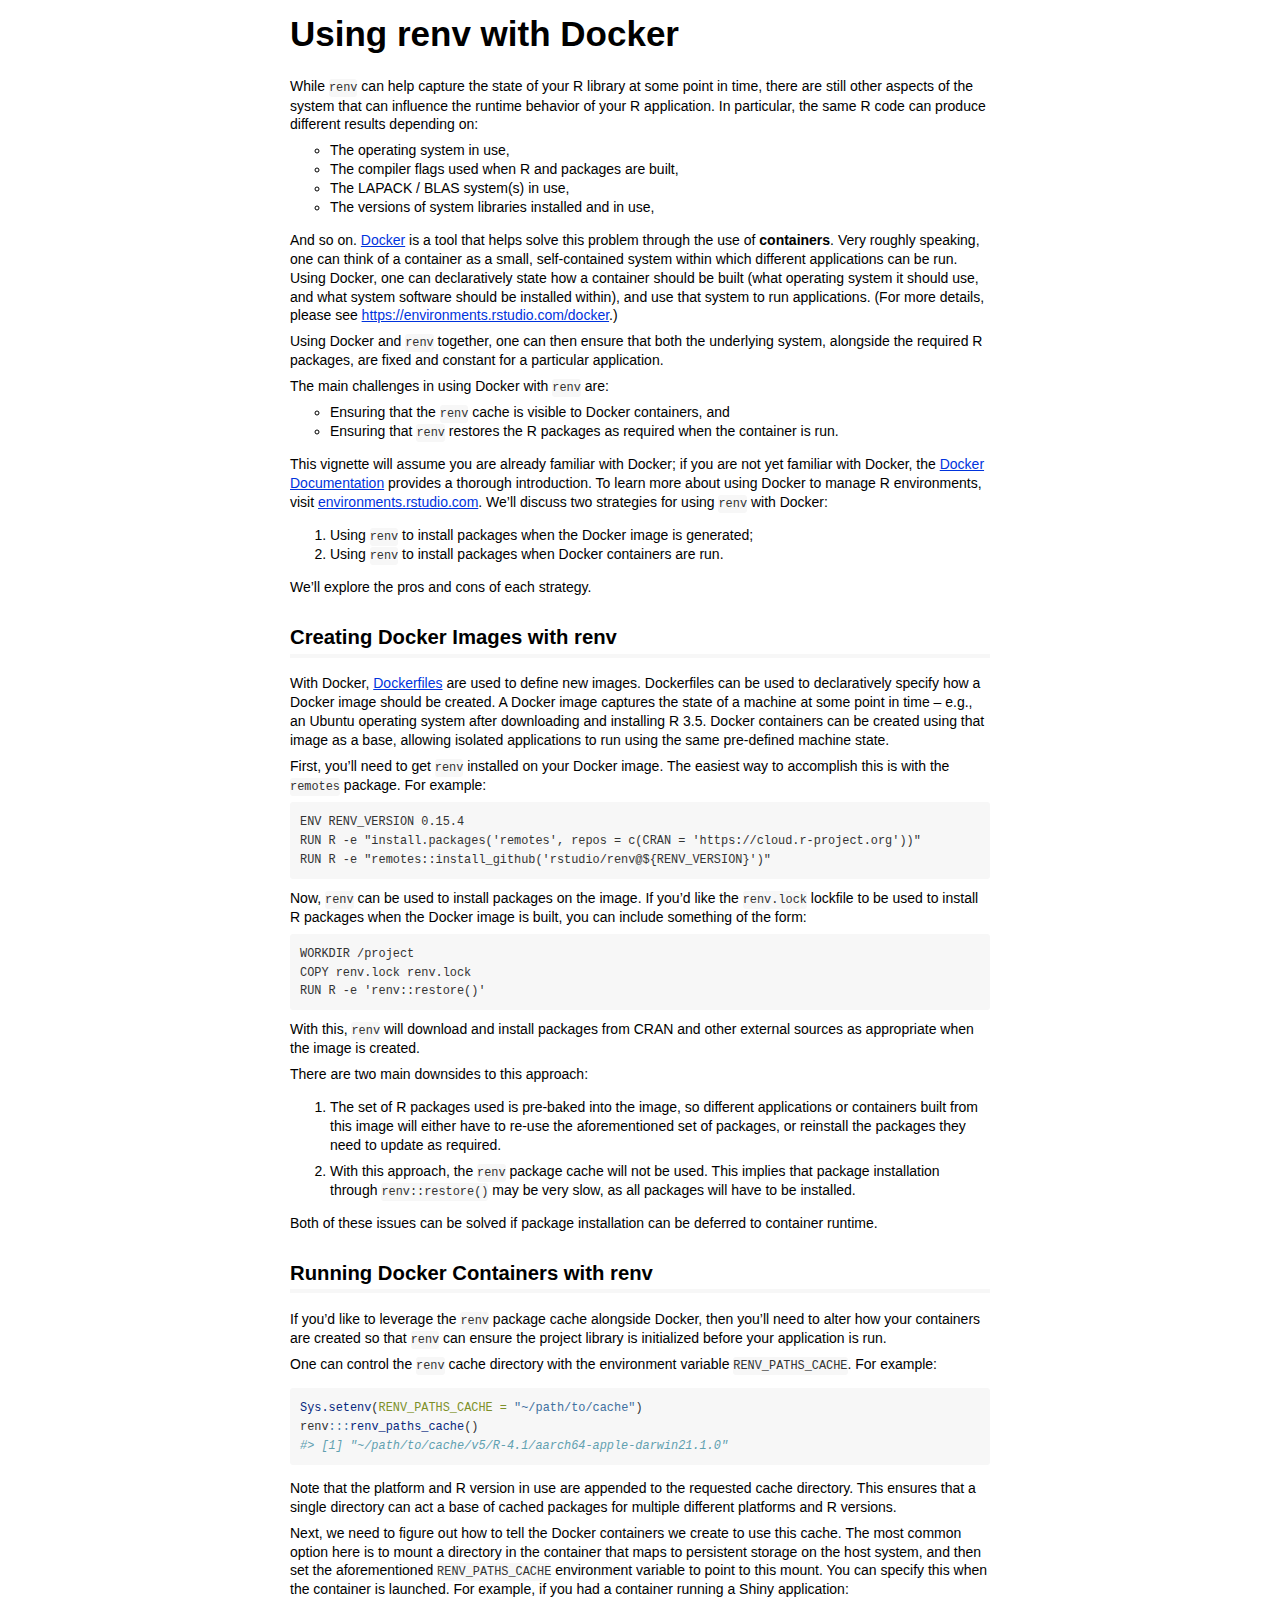
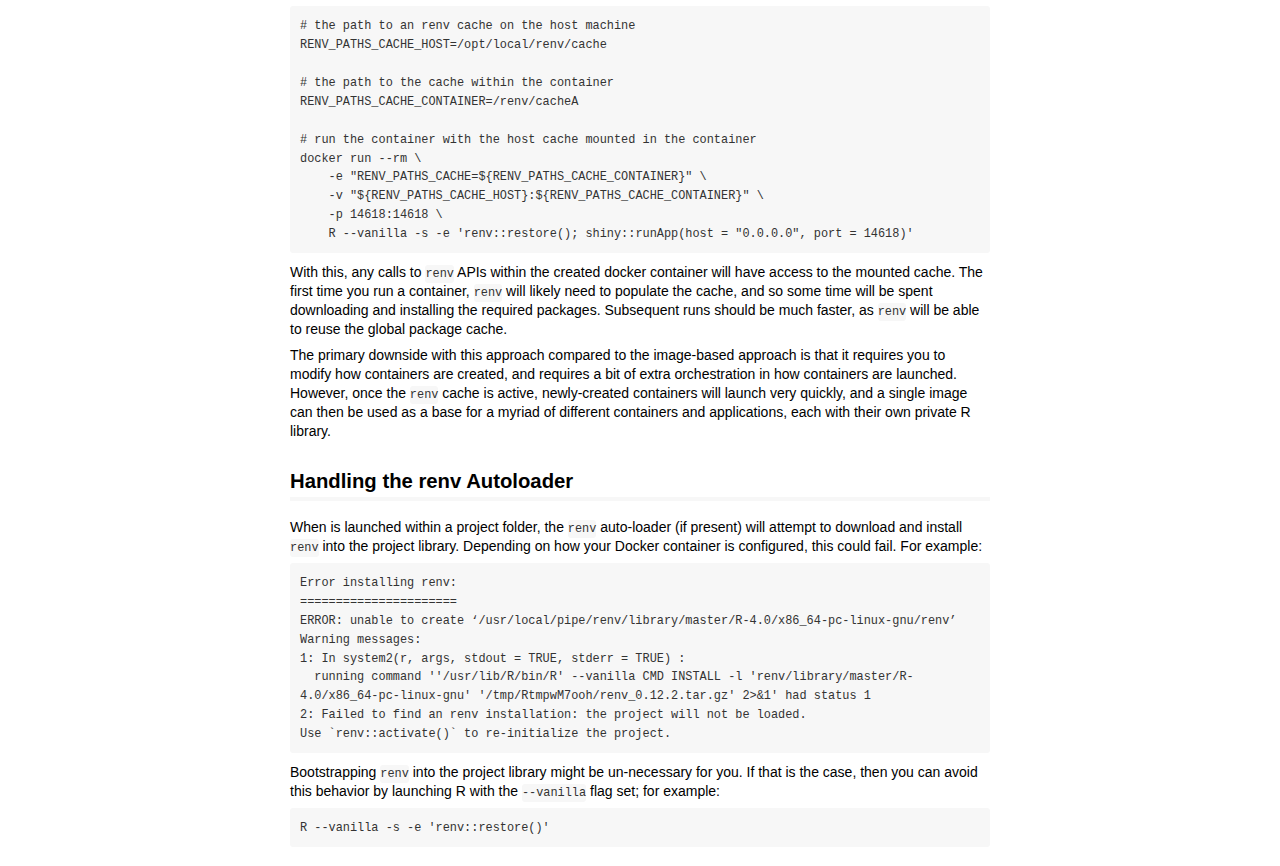
<file: renv/library/R-4.1/x86_64-apple-darwin17.0/renv/doc/docker.html>
<!DOCTYPE html>

<html>

<head>

<meta charset="utf-8" />
<meta name="generator" content="pandoc" />
<meta http-equiv="X-UA-Compatible" content="IE=EDGE" />

<meta name="viewport" content="width=device-width, initial-scale=1" />



<title>Using renv with Docker</title>

<script>// Pandoc 2.9 adds attributes on both header and div. We remove the former (to
// be compatible with the behavior of Pandoc < 2.8).
document.addEventListener('DOMContentLoaded', function(e) {
  var hs = document.querySelectorAll("div.section[class*='level'] > :first-child");
  var i, h, a;
  for (i = 0; i < hs.length; i++) {
    h = hs[i];
    if (!/^h[1-6]$/i.test(h.tagName)) continue;  // it should be a header h1-h6
    a = h.attributes;
    while (a.length > 0) h.removeAttribute(a[0].name);
  }
});
</script>

<style type="text/css">
  code{white-space: pre-wrap;}
  span.smallcaps{font-variant: small-caps;}
  span.underline{text-decoration: underline;}
  div.column{display: inline-block; vertical-align: top; width: 50%;}
  div.hanging-indent{margin-left: 1.5em; text-indent: -1.5em;}
  ul.task-list{list-style: none;}
    </style>


<style type="text/css">
  code {
    white-space: pre;
  }
  .sourceCode {
    overflow: visible;
  }
</style>
<style type="text/css" data-origin="pandoc">
pre > code.sourceCode { white-space: pre; position: relative; }
pre > code.sourceCode > span { display: inline-block; line-height: 1.25; }
pre > code.sourceCode > span:empty { height: 1.2em; }
.sourceCode { overflow: visible; }
code.sourceCode > span { color: inherit; text-decoration: inherit; }
div.sourceCode { margin: 1em 0; }
pre.sourceCode { margin: 0; }
@media screen {
div.sourceCode { overflow: auto; }
}
@media print {
pre > code.sourceCode { white-space: pre-wrap; }
pre > code.sourceCode > span { text-indent: -5em; padding-left: 5em; }
}
pre.numberSource code
  { counter-reset: source-line 0; }
pre.numberSource code > span
  { position: relative; left: -4em; counter-increment: source-line; }
pre.numberSource code > span > a:first-child::before
  { content: counter(source-line);
    position: relative; left: -1em; text-align: right; vertical-align: baseline;
    border: none; display: inline-block;
    -webkit-touch-callout: none; -webkit-user-select: none;
    -khtml-user-select: none; -moz-user-select: none;
    -ms-user-select: none; user-select: none;
    padding: 0 4px; width: 4em;
    color: #aaaaaa;
  }
pre.numberSource { margin-left: 3em; border-left: 1px solid #aaaaaa;  padding-left: 4px; }
div.sourceCode
  {   }
@media screen {
pre > code.sourceCode > span > a:first-child::before { text-decoration: underline; }
}
code span.al { color: #ff0000; font-weight: bold; } /* Alert */
code span.an { color: #60a0b0; font-weight: bold; font-style: italic; } /* Annotation */
code span.at { color: #7d9029; } /* Attribute */
code span.bn { color: #40a070; } /* BaseN */
code span.bu { } /* BuiltIn */
code span.cf { color: #007020; font-weight: bold; } /* ControlFlow */
code span.ch { color: #4070a0; } /* Char */
code span.cn { color: #880000; } /* Constant */
code span.co { color: #60a0b0; font-style: italic; } /* Comment */
code span.cv { color: #60a0b0; font-weight: bold; font-style: italic; } /* CommentVar */
code span.do { color: #ba2121; font-style: italic; } /* Documentation */
code span.dt { color: #902000; } /* DataType */
code span.dv { color: #40a070; } /* DecVal */
code span.er { color: #ff0000; font-weight: bold; } /* Error */
code span.ex { } /* Extension */
code span.fl { color: #40a070; } /* Float */
code span.fu { color: #06287e; } /* Function */
code span.im { } /* Import */
code span.in { color: #60a0b0; font-weight: bold; font-style: italic; } /* Information */
code span.kw { color: #007020; font-weight: bold; } /* Keyword */
code span.op { color: #666666; } /* Operator */
code span.ot { color: #007020; } /* Other */
code span.pp { color: #bc7a00; } /* Preprocessor */
code span.sc { color: #4070a0; } /* SpecialChar */
code span.ss { color: #bb6688; } /* SpecialString */
code span.st { color: #4070a0; } /* String */
code span.va { color: #19177c; } /* Variable */
code span.vs { color: #4070a0; } /* VerbatimString */
code span.wa { color: #60a0b0; font-weight: bold; font-style: italic; } /* Warning */

</style>
<script>
// apply pandoc div.sourceCode style to pre.sourceCode instead
(function() {
  var sheets = document.styleSheets;
  for (var i = 0; i < sheets.length; i++) {
    if (sheets[i].ownerNode.dataset["origin"] !== "pandoc") continue;
    try { var rules = sheets[i].cssRules; } catch (e) { continue; }
    for (var j = 0; j < rules.length; j++) {
      var rule = rules[j];
      // check if there is a div.sourceCode rule
      if (rule.type !== rule.STYLE_RULE || rule.selectorText !== "div.sourceCode") continue;
      var style = rule.style.cssText;
      // check if color or background-color is set
      if (rule.style.color === '' && rule.style.backgroundColor === '') continue;
      // replace div.sourceCode by a pre.sourceCode rule
      sheets[i].deleteRule(j);
      sheets[i].insertRule('pre.sourceCode{' + style + '}', j);
    }
  }
})();
</script>




<style type="text/css">body {
background-color: #fff;
margin: 1em auto;
max-width: 700px;
overflow: visible;
padding-left: 2em;
padding-right: 2em;
font-family: "Open Sans", "Helvetica Neue", Helvetica, Arial, sans-serif;
font-size: 14px;
line-height: 1.35;
}
#TOC {
clear: both;
margin: 0 0 10px 10px;
padding: 4px;
width: 400px;
border: 1px solid #CCCCCC;
border-radius: 5px;
background-color: #f6f6f6;
font-size: 13px;
line-height: 1.3;
}
#TOC .toctitle {
font-weight: bold;
font-size: 15px;
margin-left: 5px;
}
#TOC ul {
padding-left: 40px;
margin-left: -1.5em;
margin-top: 5px;
margin-bottom: 5px;
}
#TOC ul ul {
margin-left: -2em;
}
#TOC li {
line-height: 16px;
}
table {
margin: 1em auto;
border-width: 1px;
border-color: #DDDDDD;
border-style: outset;
border-collapse: collapse;
}
table th {
border-width: 2px;
padding: 5px;
border-style: inset;
}
table td {
border-width: 1px;
border-style: inset;
line-height: 18px;
padding: 5px 5px;
}
table, table th, table td {
border-left-style: none;
border-right-style: none;
}
table thead, table tr.even {
background-color: #f7f7f7;
}
p {
margin: 0.5em 0;
}
blockquote {
background-color: #f6f6f6;
padding: 0.25em 0.75em;
}
hr {
border-style: solid;
border: none;
border-top: 1px solid #777;
margin: 28px 0;
}
dl {
margin-left: 0;
}
dl dd {
margin-bottom: 13px;
margin-left: 13px;
}
dl dt {
font-weight: bold;
}
ul {
margin-top: 0;
}
ul li {
list-style: circle outside;
}
ul ul {
margin-bottom: 0;
}
pre, code {
background-color: #f7f7f7;
border-radius: 3px;
color: #333;
white-space: pre-wrap; 
}
pre {
border-radius: 3px;
margin: 5px 0px 10px 0px;
padding: 10px;
}
pre:not([class]) {
background-color: #f7f7f7;
}
code {
font-family: Consolas, Monaco, 'Courier New', monospace;
font-size: 85%;
}
p > code, li > code {
padding: 2px 0px;
}
div.figure {
text-align: center;
}
img {
background-color: #FFFFFF;
padding: 2px;
border: 1px solid #DDDDDD;
border-radius: 3px;
border: 1px solid #CCCCCC;
margin: 0 5px;
}
h1 {
margin-top: 0;
font-size: 35px;
line-height: 40px;
}
h2 {
border-bottom: 4px solid #f7f7f7;
padding-top: 10px;
padding-bottom: 2px;
font-size: 145%;
}
h3 {
border-bottom: 2px solid #f7f7f7;
padding-top: 10px;
font-size: 120%;
}
h4 {
border-bottom: 1px solid #f7f7f7;
margin-left: 8px;
font-size: 105%;
}
h5, h6 {
border-bottom: 1px solid #ccc;
font-size: 105%;
}
a {
color: #0033dd;
text-decoration: none;
}
a:hover {
color: #6666ff; }
a:visited {
color: #800080; }
a:visited:hover {
color: #BB00BB; }
a[href^="http:"] {
text-decoration: underline; }
a[href^="https:"] {
text-decoration: underline; }

code > span.kw { color: #555; font-weight: bold; } 
code > span.dt { color: #902000; } 
code > span.dv { color: #40a070; } 
code > span.bn { color: #d14; } 
code > span.fl { color: #d14; } 
code > span.ch { color: #d14; } 
code > span.st { color: #d14; } 
code > span.co { color: #888888; font-style: italic; } 
code > span.ot { color: #007020; } 
code > span.al { color: #ff0000; font-weight: bold; } 
code > span.fu { color: #900; font-weight: bold; } 
code > span.er { color: #a61717; background-color: #e3d2d2; } 
</style>




</head>

<body>




<h1 class="title toc-ignore">Using renv with Docker</h1>



<p>While <code>renv</code> can help capture the state of your R library
at some point in time, there are still other aspects of the system that
can influence the runtime behavior of your R application. In particular,
the same R code can produce different results depending on:</p>
<ul>
<li>The operating system in use,</li>
<li>The compiler flags used when R and packages are built,</li>
<li>The LAPACK / BLAS system(s) in use,</li>
<li>The versions of system libraries installed and in use,</li>
</ul>
<p>And so on. <a href="https://www.docker.com/">Docker</a> is a tool
that helps solve this problem through the use of
<strong>containers</strong>. Very roughly speaking, one can think of a
container as a small, self-contained system within which different
applications can be run. Using Docker, one can declaratively state how a
container should be built (what operating system it should use, and what
system software should be installed within), and use that system to run
applications. (For more details, please see <a href="https://environments.rstudio.com/docker" class="uri">https://environments.rstudio.com/docker</a>.)</p>
<p>Using Docker and <code>renv</code> together, one can then ensure that
both the underlying system, alongside the required R packages, are fixed
and constant for a particular application.</p>
<p>The main challenges in using Docker with <code>renv</code> are:</p>
<ul>
<li>Ensuring that the <code>renv</code> cache is visible to Docker
containers, and</li>
<li>Ensuring that <code>renv</code> restores the R packages as required
when the container is run.</li>
</ul>
<p>This vignette will assume you are already familiar with Docker; if
you are not yet familiar with Docker, the <a href="https://docs.docker.com/">Docker Documentation</a> provides a
thorough introduction. To learn more about using Docker to manage R
environments, visit <a href="https://environments.rstudio.com/docker.html">environments.rstudio.com</a>.
We’ll discuss two strategies for using <code>renv</code> with
Docker:</p>
<ol style="list-style-type: decimal">
<li>Using <code>renv</code> to install packages when the Docker image is
generated;</li>
<li>Using <code>renv</code> to install packages when Docker containers
are run.</li>
</ol>
<p>We’ll explore the pros and cons of each strategy.</p>
<div id="creating-docker-images-with-renv" class="section level2">
<h2>Creating Docker Images with renv</h2>
<p>With Docker, <a href="https://docs.docker.com/engine/reference/builder/">Dockerfiles</a>
are used to define new images. Dockerfiles can be used to declaratively
specify how a Docker image should be created. A Docker image captures
the state of a machine at some point in time – e.g., an Ubuntu operating
system after downloading and installing R 3.5. Docker containers can be
created using that image as a base, allowing isolated applications to
run using the same pre-defined machine state.</p>
<p>First, you’ll need to get <code>renv</code> installed on your Docker
image. The easiest way to accomplish this is with the
<code>remotes</code> package. For example:</p>
<pre><code>ENV RENV_VERSION 0.15.4
RUN R -e &quot;install.packages(&#39;remotes&#39;, repos = c(CRAN = &#39;https://cloud.r-project.org&#39;))&quot;
RUN R -e &quot;remotes::install_github(&#39;rstudio/renv@${RENV_VERSION}&#39;)&quot;</code></pre>
<p>Now, <code>renv</code> can be used to install packages on the image.
If you’d like the <code>renv.lock</code> lockfile to be used to install
R packages when the Docker image is built, you can include something of
the form:</p>
<pre><code>WORKDIR /project
COPY renv.lock renv.lock
RUN R -e &#39;renv::restore()&#39;</code></pre>
<p>With this, <code>renv</code> will download and install packages from
CRAN and other external sources as appropriate when the image is
created.</p>
<p>There are two main downsides to this approach:</p>
<ol style="list-style-type: decimal">
<li><p>The set of R packages used is pre-baked into the image, so
different applications or containers built from this image will either
have to re-use the aforementioned set of packages, or reinstall the
packages they need to update as required.</p></li>
<li><p>With this approach, the <code>renv</code> package cache will not
be used. This implies that package installation through
<code>renv::restore()</code> may be very slow, as all packages will have
to be installed.</p></li>
</ol>
<p>Both of these issues can be solved if package installation can be
deferred to container runtime.</p>
</div>
<div id="running-docker-containers-with-renv" class="section level2">
<h2>Running Docker Containers with renv</h2>
<p>If you’d like to leverage the <code>renv</code> package cache
alongside Docker, then you’ll need to alter how your containers are
created so that <code>renv</code> can ensure the project library is
initialized before your application is run.</p>
<p>One can control the <code>renv</code> cache directory with the
environment variable <code>RENV_PATHS_CACHE</code>. For example:</p>
<div class="sourceCode" id="cb3"><pre class="sourceCode r"><code class="sourceCode r"><span id="cb3-1"><a href="#cb3-1" aria-hidden="true" tabindex="-1"></a><span class="fu">Sys.setenv</span>(<span class="at">RENV_PATHS_CACHE =</span> <span class="st">&quot;~/path/to/cache&quot;</span>)</span>
<span id="cb3-2"><a href="#cb3-2" aria-hidden="true" tabindex="-1"></a>renv<span class="sc">:::</span><span class="fu">renv_paths_cache</span>()</span>
<span id="cb3-3"><a href="#cb3-3" aria-hidden="true" tabindex="-1"></a><span class="co">#&gt; [1] &quot;~/path/to/cache/v5/R-4.1/aarch64-apple-darwin21.1.0&quot;</span></span></code></pre></div>
<p>Note that the platform and R version in use are appended to the
requested cache directory. This ensures that a single directory can act
a base of cached packages for multiple different platforms and R
versions.</p>
<p>Next, we need to figure out how to tell the Docker containers we
create to use this cache. The most common option here is to mount a
directory in the container that maps to persistent storage on the host
system, and then set the aforementioned <code>RENV_PATHS_CACHE</code>
environment variable to point to this mount. You can specify this when
the container is launched. For example, if you had a container running a
Shiny application:</p>
<pre><code># the path to an renv cache on the host machine
RENV_PATHS_CACHE_HOST=/opt/local/renv/cache

# the path to the cache within the container
RENV_PATHS_CACHE_CONTAINER=/renv/cacheA

# run the container with the host cache mounted in the container
docker run --rm \
    -e &quot;RENV_PATHS_CACHE=${RENV_PATHS_CACHE_CONTAINER}&quot; \
    -v &quot;${RENV_PATHS_CACHE_HOST}:${RENV_PATHS_CACHE_CONTAINER}&quot; \
    -p 14618:14618 \
    R --vanilla -s -e &#39;renv::restore(); shiny::runApp(host = &quot;0.0.0.0&quot;, port = 14618)&#39;</code></pre>
<p>With this, any calls to <code>renv</code> APIs within the created
docker container will have access to the mounted cache. The first time
you run a container, <code>renv</code> will likely need to populate the
cache, and so some time will be spent downloading and installing the
required packages. Subsequent runs should be much faster, as
<code>renv</code> will be able to reuse the global package cache.</p>
<p>The primary downside with this approach compared to the image-based
approach is that it requires you to modify how containers are created,
and requires a bit of extra orchestration in how containers are
launched. However, once the <code>renv</code> cache is active,
newly-created containers will launch very quickly, and a single image
can then be used as a base for a myriad of different containers and
applications, each with their own private R library.</p>
</div>
<div id="handling-the-renv-autoloader" class="section level2">
<h2>Handling the renv Autoloader</h2>
<p>When is launched within a project folder, the <code>renv</code>
auto-loader (if present) will attempt to download and install
<code>renv</code> into the project library. Depending on how your Docker
container is configured, this could fail. For example:</p>
<pre><code>Error installing renv:
======================
ERROR: unable to create ‘/usr/local/pipe/renv/library/master/R-4.0/x86_64-pc-linux-gnu/renv’
Warning messages:
1: In system2(r, args, stdout = TRUE, stderr = TRUE) :
  running command &#39;&#39;/usr/lib/R/bin/R&#39; --vanilla CMD INSTALL -l &#39;renv/library/master/R-4.0/x86_64-pc-linux-gnu&#39; &#39;/tmp/RtmpwM7ooh/renv_0.12.2.tar.gz&#39; 2&gt;&amp;1&#39; had status 1
2: Failed to find an renv installation: the project will not be loaded.
Use `renv::activate()` to re-initialize the project.</code></pre>
<p>Bootstrapping <code>renv</code> into the project library might be
un-necessary for you. If that is the case, then you can avoid this
behavior by launching R with the <code>--vanilla</code> flag set; for
example:</p>
<pre><code>R --vanilla -s -e &#39;renv::restore()&#39;</code></pre>
</div>



<!-- code folding -->


<!-- dynamically load mathjax for compatibility with self-contained -->
<script>
  (function () {
    var script = document.createElement("script");
    script.type = "text/javascript";
    script.src  = "https://mathjax.rstudio.com/latest/MathJax.js?config=TeX-AMS-MML_HTMLorMML";
    document.getElementsByTagName("head")[0].appendChild(script);
  })();
</script>

</body>
</html>
</file>
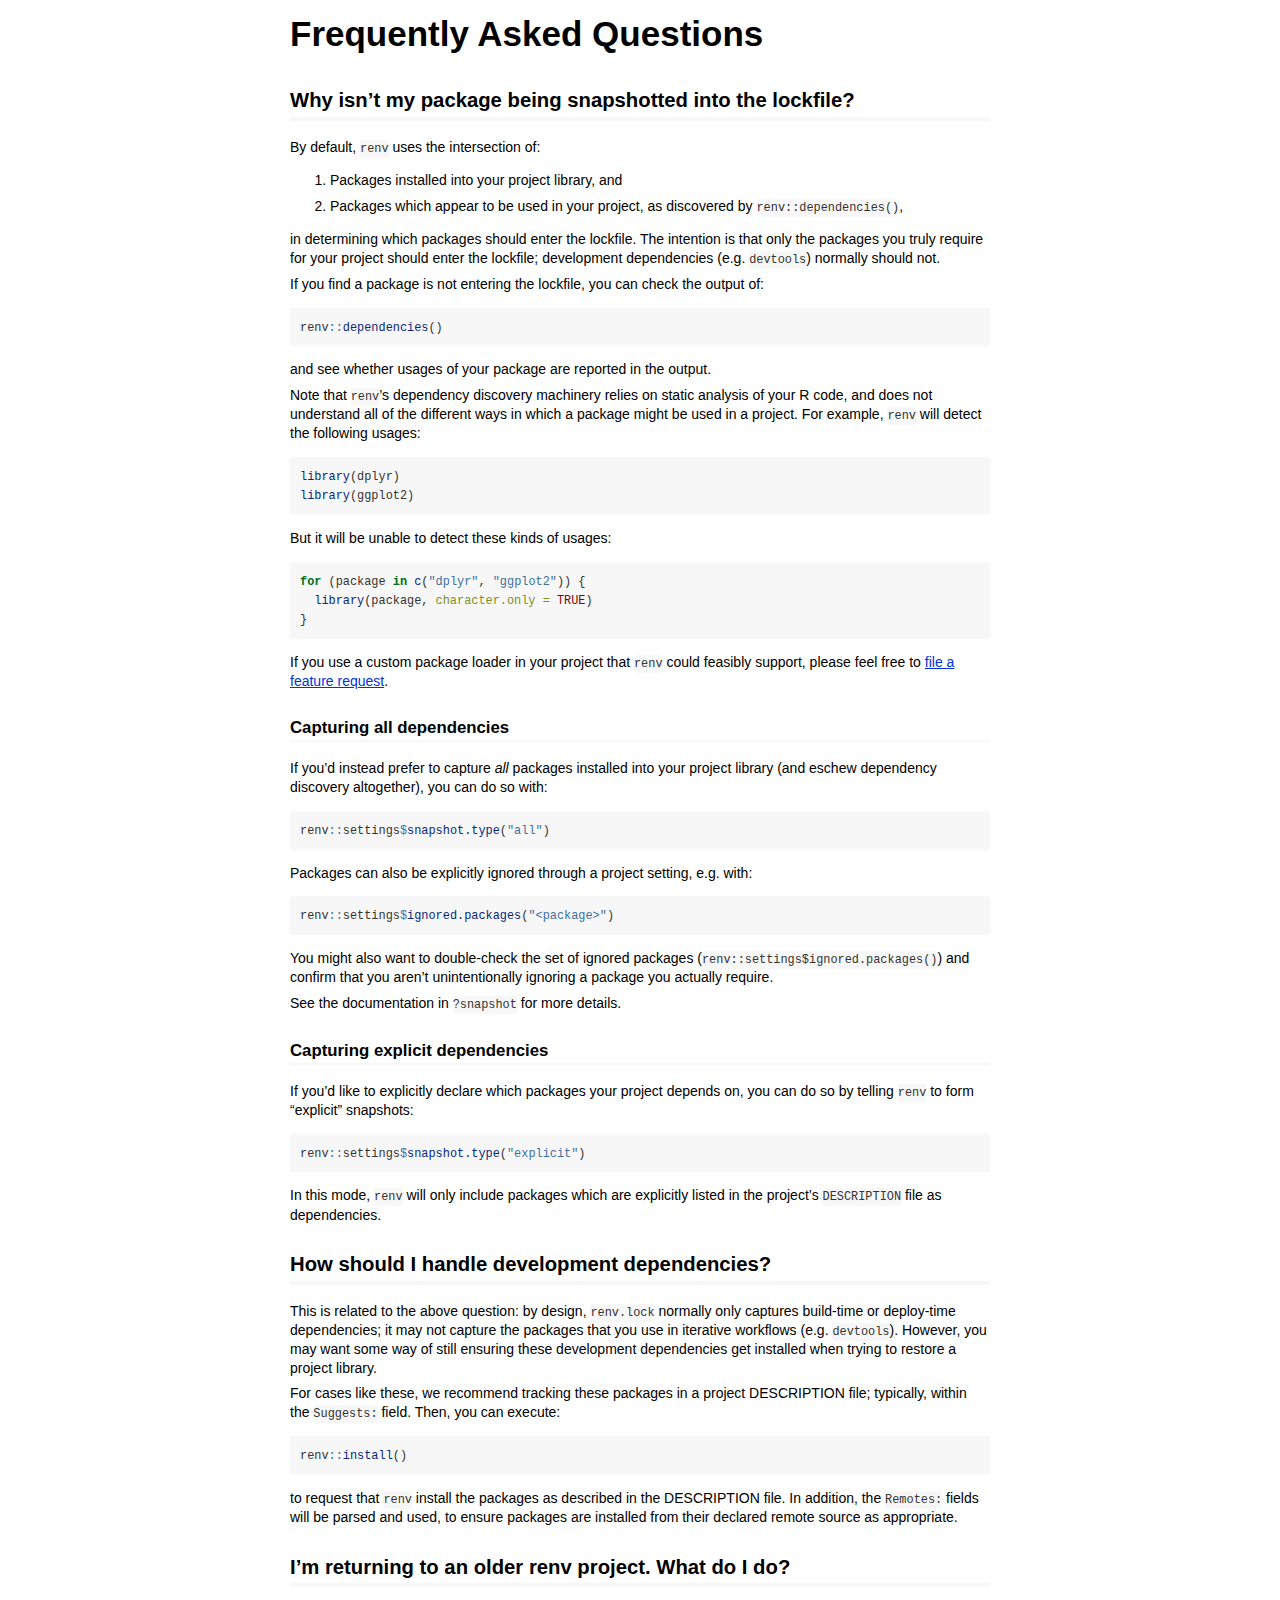
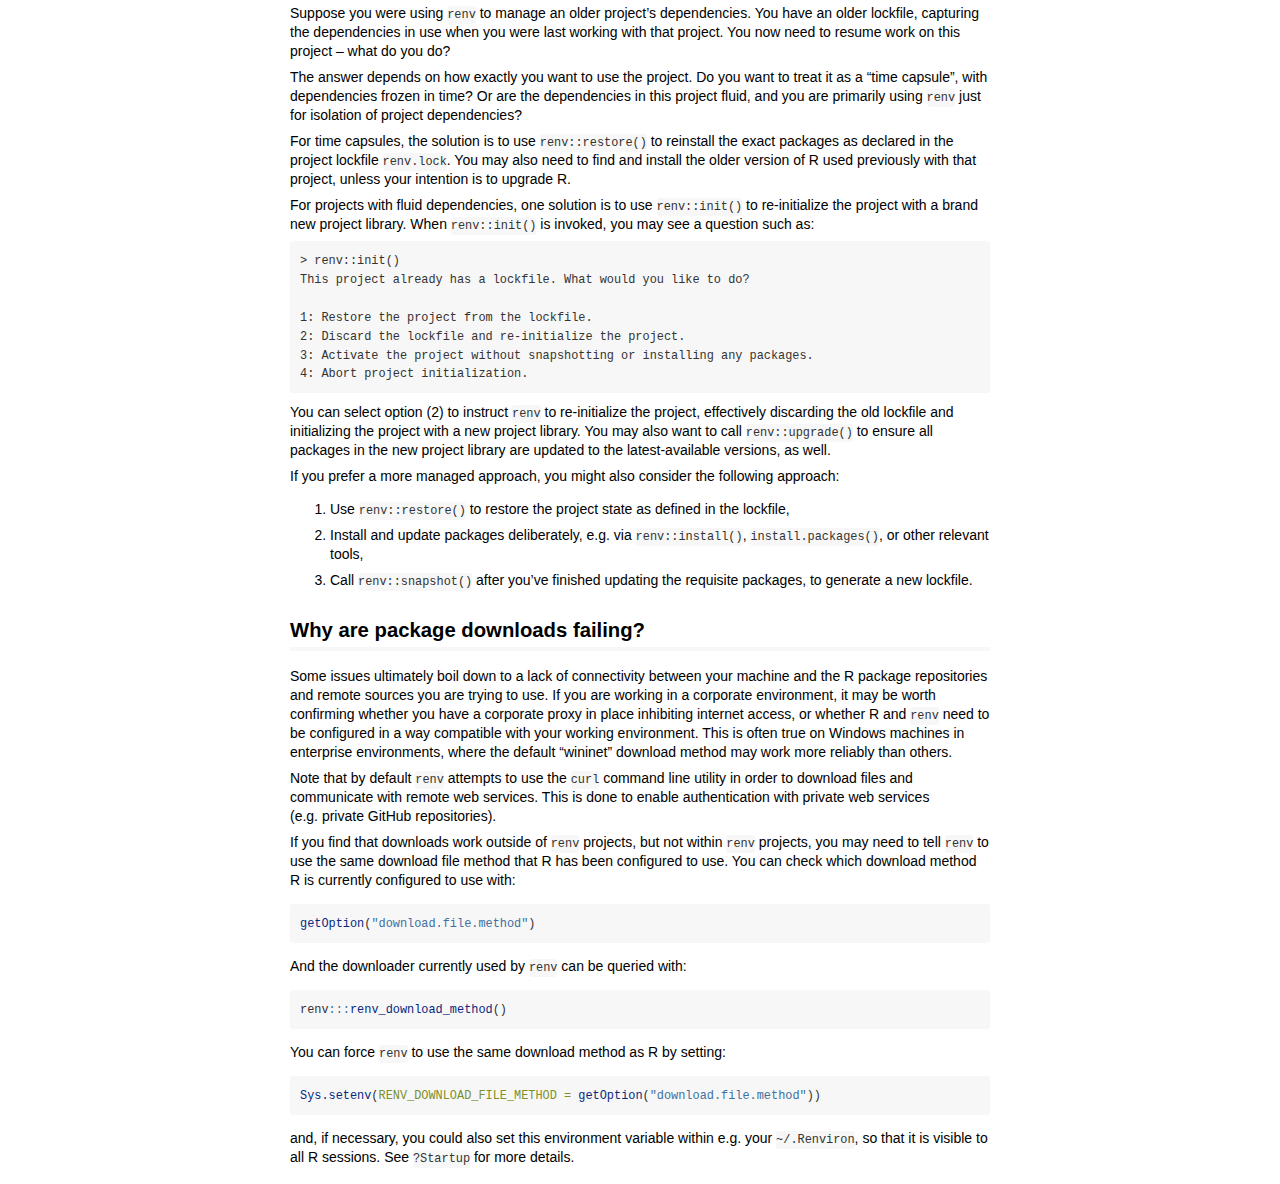
<file: renv/library/R-4.1/x86_64-apple-darwin17.0/renv/doc/faq.html>
<!DOCTYPE html>

<html>

<head>

<meta charset="utf-8" />
<meta name="generator" content="pandoc" />
<meta http-equiv="X-UA-Compatible" content="IE=EDGE" />

<meta name="viewport" content="width=device-width, initial-scale=1" />



<title>Frequently Asked Questions</title>

<script>// Pandoc 2.9 adds attributes on both header and div. We remove the former (to
// be compatible with the behavior of Pandoc < 2.8).
document.addEventListener('DOMContentLoaded', function(e) {
  var hs = document.querySelectorAll("div.section[class*='level'] > :first-child");
  var i, h, a;
  for (i = 0; i < hs.length; i++) {
    h = hs[i];
    if (!/^h[1-6]$/i.test(h.tagName)) continue;  // it should be a header h1-h6
    a = h.attributes;
    while (a.length > 0) h.removeAttribute(a[0].name);
  }
});
</script>

<style type="text/css">
  code{white-space: pre-wrap;}
  span.smallcaps{font-variant: small-caps;}
  span.underline{text-decoration: underline;}
  div.column{display: inline-block; vertical-align: top; width: 50%;}
  div.hanging-indent{margin-left: 1.5em; text-indent: -1.5em;}
  ul.task-list{list-style: none;}
    </style>


<style type="text/css">
  code {
    white-space: pre;
  }
  .sourceCode {
    overflow: visible;
  }
</style>
<style type="text/css" data-origin="pandoc">
pre > code.sourceCode { white-space: pre; position: relative; }
pre > code.sourceCode > span { display: inline-block; line-height: 1.25; }
pre > code.sourceCode > span:empty { height: 1.2em; }
.sourceCode { overflow: visible; }
code.sourceCode > span { color: inherit; text-decoration: inherit; }
div.sourceCode { margin: 1em 0; }
pre.sourceCode { margin: 0; }
@media screen {
div.sourceCode { overflow: auto; }
}
@media print {
pre > code.sourceCode { white-space: pre-wrap; }
pre > code.sourceCode > span { text-indent: -5em; padding-left: 5em; }
}
pre.numberSource code
  { counter-reset: source-line 0; }
pre.numberSource code > span
  { position: relative; left: -4em; counter-increment: source-line; }
pre.numberSource code > span > a:first-child::before
  { content: counter(source-line);
    position: relative; left: -1em; text-align: right; vertical-align: baseline;
    border: none; display: inline-block;
    -webkit-touch-callout: none; -webkit-user-select: none;
    -khtml-user-select: none; -moz-user-select: none;
    -ms-user-select: none; user-select: none;
    padding: 0 4px; width: 4em;
    color: #aaaaaa;
  }
pre.numberSource { margin-left: 3em; border-left: 1px solid #aaaaaa;  padding-left: 4px; }
div.sourceCode
  {   }
@media screen {
pre > code.sourceCode > span > a:first-child::before { text-decoration: underline; }
}
code span.al { color: #ff0000; font-weight: bold; } /* Alert */
code span.an { color: #60a0b0; font-weight: bold; font-style: italic; } /* Annotation */
code span.at { color: #7d9029; } /* Attribute */
code span.bn { color: #40a070; } /* BaseN */
code span.bu { } /* BuiltIn */
code span.cf { color: #007020; font-weight: bold; } /* ControlFlow */
code span.ch { color: #4070a0; } /* Char */
code span.cn { color: #880000; } /* Constant */
code span.co { color: #60a0b0; font-style: italic; } /* Comment */
code span.cv { color: #60a0b0; font-weight: bold; font-style: italic; } /* CommentVar */
code span.do { color: #ba2121; font-style: italic; } /* Documentation */
code span.dt { color: #902000; } /* DataType */
code span.dv { color: #40a070; } /* DecVal */
code span.er { color: #ff0000; font-weight: bold; } /* Error */
code span.ex { } /* Extension */
code span.fl { color: #40a070; } /* Float */
code span.fu { color: #06287e; } /* Function */
code span.im { } /* Import */
code span.in { color: #60a0b0; font-weight: bold; font-style: italic; } /* Information */
code span.kw { color: #007020; font-weight: bold; } /* Keyword */
code span.op { color: #666666; } /* Operator */
code span.ot { color: #007020; } /* Other */
code span.pp { color: #bc7a00; } /* Preprocessor */
code span.sc { color: #4070a0; } /* SpecialChar */
code span.ss { color: #bb6688; } /* SpecialString */
code span.st { color: #4070a0; } /* String */
code span.va { color: #19177c; } /* Variable */
code span.vs { color: #4070a0; } /* VerbatimString */
code span.wa { color: #60a0b0; font-weight: bold; font-style: italic; } /* Warning */

</style>
<script>
// apply pandoc div.sourceCode style to pre.sourceCode instead
(function() {
  var sheets = document.styleSheets;
  for (var i = 0; i < sheets.length; i++) {
    if (sheets[i].ownerNode.dataset["origin"] !== "pandoc") continue;
    try { var rules = sheets[i].cssRules; } catch (e) { continue; }
    for (var j = 0; j < rules.length; j++) {
      var rule = rules[j];
      // check if there is a div.sourceCode rule
      if (rule.type !== rule.STYLE_RULE || rule.selectorText !== "div.sourceCode") continue;
      var style = rule.style.cssText;
      // check if color or background-color is set
      if (rule.style.color === '' && rule.style.backgroundColor === '') continue;
      // replace div.sourceCode by a pre.sourceCode rule
      sheets[i].deleteRule(j);
      sheets[i].insertRule('pre.sourceCode{' + style + '}', j);
    }
  }
})();
</script>




<style type="text/css">body {
background-color: #fff;
margin: 1em auto;
max-width: 700px;
overflow: visible;
padding-left: 2em;
padding-right: 2em;
font-family: "Open Sans", "Helvetica Neue", Helvetica, Arial, sans-serif;
font-size: 14px;
line-height: 1.35;
}
#TOC {
clear: both;
margin: 0 0 10px 10px;
padding: 4px;
width: 400px;
border: 1px solid #CCCCCC;
border-radius: 5px;
background-color: #f6f6f6;
font-size: 13px;
line-height: 1.3;
}
#TOC .toctitle {
font-weight: bold;
font-size: 15px;
margin-left: 5px;
}
#TOC ul {
padding-left: 40px;
margin-left: -1.5em;
margin-top: 5px;
margin-bottom: 5px;
}
#TOC ul ul {
margin-left: -2em;
}
#TOC li {
line-height: 16px;
}
table {
margin: 1em auto;
border-width: 1px;
border-color: #DDDDDD;
border-style: outset;
border-collapse: collapse;
}
table th {
border-width: 2px;
padding: 5px;
border-style: inset;
}
table td {
border-width: 1px;
border-style: inset;
line-height: 18px;
padding: 5px 5px;
}
table, table th, table td {
border-left-style: none;
border-right-style: none;
}
table thead, table tr.even {
background-color: #f7f7f7;
}
p {
margin: 0.5em 0;
}
blockquote {
background-color: #f6f6f6;
padding: 0.25em 0.75em;
}
hr {
border-style: solid;
border: none;
border-top: 1px solid #777;
margin: 28px 0;
}
dl {
margin-left: 0;
}
dl dd {
margin-bottom: 13px;
margin-left: 13px;
}
dl dt {
font-weight: bold;
}
ul {
margin-top: 0;
}
ul li {
list-style: circle outside;
}
ul ul {
margin-bottom: 0;
}
pre, code {
background-color: #f7f7f7;
border-radius: 3px;
color: #333;
white-space: pre-wrap; 
}
pre {
border-radius: 3px;
margin: 5px 0px 10px 0px;
padding: 10px;
}
pre:not([class]) {
background-color: #f7f7f7;
}
code {
font-family: Consolas, Monaco, 'Courier New', monospace;
font-size: 85%;
}
p > code, li > code {
padding: 2px 0px;
}
div.figure {
text-align: center;
}
img {
background-color: #FFFFFF;
padding: 2px;
border: 1px solid #DDDDDD;
border-radius: 3px;
border: 1px solid #CCCCCC;
margin: 0 5px;
}
h1 {
margin-top: 0;
font-size: 35px;
line-height: 40px;
}
h2 {
border-bottom: 4px solid #f7f7f7;
padding-top: 10px;
padding-bottom: 2px;
font-size: 145%;
}
h3 {
border-bottom: 2px solid #f7f7f7;
padding-top: 10px;
font-size: 120%;
}
h4 {
border-bottom: 1px solid #f7f7f7;
margin-left: 8px;
font-size: 105%;
}
h5, h6 {
border-bottom: 1px solid #ccc;
font-size: 105%;
}
a {
color: #0033dd;
text-decoration: none;
}
a:hover {
color: #6666ff; }
a:visited {
color: #800080; }
a:visited:hover {
color: #BB00BB; }
a[href^="http:"] {
text-decoration: underline; }
a[href^="https:"] {
text-decoration: underline; }

code > span.kw { color: #555; font-weight: bold; } 
code > span.dt { color: #902000; } 
code > span.dv { color: #40a070; } 
code > span.bn { color: #d14; } 
code > span.fl { color: #d14; } 
code > span.ch { color: #d14; } 
code > span.st { color: #d14; } 
code > span.co { color: #888888; font-style: italic; } 
code > span.ot { color: #007020; } 
code > span.al { color: #ff0000; font-weight: bold; } 
code > span.fu { color: #900; font-weight: bold; } 
code > span.er { color: #a61717; background-color: #e3d2d2; } 
</style>




</head>

<body>




<h1 class="title toc-ignore">Frequently Asked Questions</h1>



<div id="why-isnt-my-package-being-snapshotted-into-the-lockfile" class="section level2">
<h2>Why isn’t my package being snapshotted into the lockfile?</h2>
<p>By default, <code>renv</code> uses the intersection of:</p>
<ol style="list-style-type: decimal">
<li><p>Packages installed into your project library, and</p></li>
<li><p>Packages which appear to be used in your project, as discovered
by <code>renv::dependencies()</code>,</p></li>
</ol>
<p>in determining which packages should enter the lockfile. The
intention is that only the packages you truly require for your project
should enter the lockfile; development dependencies
(e.g. <code>devtools</code>) normally should not.</p>
<p>If you find a package is not entering the lockfile, you can check the
output of:</p>
<div class="sourceCode" id="cb1"><pre class="sourceCode r"><code class="sourceCode r"><span id="cb1-1"><a href="#cb1-1" aria-hidden="true" tabindex="-1"></a>renv<span class="sc">::</span><span class="fu">dependencies</span>()</span></code></pre></div>
<p>and see whether usages of your package are reported in the
output.</p>
<p>Note that <code>renv</code>’s dependency discovery machinery relies
on static analysis of your R code, and does not understand all of the
different ways in which a package might be used in a project. For
example, <code>renv</code> will detect the following usages:</p>
<div class="sourceCode" id="cb2"><pre class="sourceCode r"><code class="sourceCode r"><span id="cb2-1"><a href="#cb2-1" aria-hidden="true" tabindex="-1"></a><span class="fu">library</span>(dplyr)</span>
<span id="cb2-2"><a href="#cb2-2" aria-hidden="true" tabindex="-1"></a><span class="fu">library</span>(ggplot2)</span></code></pre></div>
<p>But it will be unable to detect these kinds of usages:</p>
<div class="sourceCode" id="cb3"><pre class="sourceCode r"><code class="sourceCode r"><span id="cb3-1"><a href="#cb3-1" aria-hidden="true" tabindex="-1"></a><span class="cf">for</span> (package <span class="cf">in</span> <span class="fu">c</span>(<span class="st">&quot;dplyr&quot;</span>, <span class="st">&quot;ggplot2&quot;</span>)) {</span>
<span id="cb3-2"><a href="#cb3-2" aria-hidden="true" tabindex="-1"></a>  <span class="fu">library</span>(package, <span class="at">character.only =</span> <span class="cn">TRUE</span>)</span>
<span id="cb3-3"><a href="#cb3-3" aria-hidden="true" tabindex="-1"></a>}</span></code></pre></div>
<p>If you use a custom package loader in your project that
<code>renv</code> could feasibly support, please feel free to <a href="https://github.com/rstudio/renv/issues">file a feature
request</a>.</p>
<div id="capturing-all-dependencies" class="section level3">
<h3>Capturing all dependencies</h3>
<p>If you’d instead prefer to capture <em>all</em> packages installed
into your project library (and eschew dependency discovery altogether),
you can do so with:</p>
<div class="sourceCode" id="cb4"><pre class="sourceCode r"><code class="sourceCode r"><span id="cb4-1"><a href="#cb4-1" aria-hidden="true" tabindex="-1"></a>renv<span class="sc">::</span>settings<span class="sc">$</span><span class="fu">snapshot.type</span>(<span class="st">&quot;all&quot;</span>)</span></code></pre></div>
<p>Packages can also be explicitly ignored through a project setting,
e.g. with:</p>
<div class="sourceCode" id="cb5"><pre class="sourceCode r"><code class="sourceCode r"><span id="cb5-1"><a href="#cb5-1" aria-hidden="true" tabindex="-1"></a>renv<span class="sc">::</span>settings<span class="sc">$</span><span class="fu">ignored.packages</span>(<span class="st">&quot;&lt;package&gt;&quot;</span>)</span></code></pre></div>
<p>You might also want to double-check the set of ignored packages
(<code>renv::settings$ignored.packages()</code>) and confirm that you
aren’t unintentionally ignoring a package you actually require.</p>
<p>See the documentation in <code>?snapshot</code> for more details.</p>
</div>
<div id="capturing-explicit-dependencies" class="section level3">
<h3>Capturing explicit dependencies</h3>
<p>If you’d like to explicitly declare which packages your project
depends on, you can do so by telling <code>renv</code> to form
“explicit” snapshots:</p>
<div class="sourceCode" id="cb6"><pre class="sourceCode r"><code class="sourceCode r"><span id="cb6-1"><a href="#cb6-1" aria-hidden="true" tabindex="-1"></a>renv<span class="sc">::</span>settings<span class="sc">$</span><span class="fu">snapshot.type</span>(<span class="st">&quot;explicit&quot;</span>)</span></code></pre></div>
<p>In this mode, <code>renv</code> will only include packages which are
explicitly listed in the project’s <code>DESCRIPTION</code> file as
dependencies.</p>
</div>
</div>
<div id="how-should-i-handle-development-dependencies" class="section level2">
<h2>How should I handle development dependencies?</h2>
<p>This is related to the above question: by design,
<code>renv.lock</code> normally only captures build-time or deploy-time
dependencies; it may not capture the packages that you use in iterative
workflows (e.g. <code>devtools</code>). However, you may want some way
of still ensuring these development dependencies get installed when
trying to restore a project library.</p>
<p>For cases like these, we recommend tracking these packages in a
project DESCRIPTION file; typically, within the <code>Suggests:</code>
field. Then, you can execute:</p>
<div class="sourceCode" id="cb7"><pre class="sourceCode r"><code class="sourceCode r"><span id="cb7-1"><a href="#cb7-1" aria-hidden="true" tabindex="-1"></a>renv<span class="sc">::</span><span class="fu">install</span>()</span></code></pre></div>
<p>to request that <code>renv</code> install the packages as described
in the DESCRIPTION file. In addition, the <code>Remotes:</code> fields
will be parsed and used, to ensure packages are installed from their
declared remote source as appropriate.</p>
</div>
<div id="im-returning-to-an-older-renv-project.-what-do-i-do" class="section level2">
<h2>I’m returning to an older renv project. What do I do?</h2>
<p>Suppose you were using <code>renv</code> to manage an older project’s
dependencies. You have an older lockfile, capturing the dependencies in
use when you were last working with that project. You now need to resume
work on this project – what do you do?</p>
<p>The answer depends on how exactly you want to use the project. Do you
want to treat it as a “time capsule”, with dependencies frozen in time?
Or are the dependencies in this project fluid, and you are primarily
using <code>renv</code> just for isolation of project dependencies?</p>
<p>For time capsules, the solution is to use
<code>renv::restore()</code> to reinstall the exact packages as declared
in the project lockfile <code>renv.lock</code>. You may also need to
find and install the older version of R used previously with that
project, unless your intention is to upgrade R.</p>
<p>For projects with fluid dependencies, one solution is to use
<code>renv::init()</code> to re-initialize the project with a brand new
project library. When <code>renv::init()</code> is invoked, you may see
a question such as:</p>
<pre><code>&gt; renv::init()
This project already has a lockfile. What would you like to do?

1: Restore the project from the lockfile.
2: Discard the lockfile and re-initialize the project.
3: Activate the project without snapshotting or installing any packages.
4: Abort project initialization.</code></pre>
<p>You can select option (2) to instruct <code>renv</code> to
re-initialize the project, effectively discarding the old lockfile and
initializing the project with a new project library. You may also want
to call <code>renv::upgrade()</code> to ensure all packages in the new
project library are updated to the latest-available versions, as
well.</p>
<p>If you prefer a more managed approach, you might also consider the
following approach:</p>
<ol style="list-style-type: decimal">
<li><p>Use <code>renv::restore()</code> to restore the project state as
defined in the lockfile,</p></li>
<li><p>Install and update packages deliberately, e.g. via
<code>renv::install()</code>, <code>install.packages()</code>, or other
relevant tools,</p></li>
<li><p>Call <code>renv::snapshot()</code> after you’ve finished updating
the requisite packages, to generate a new lockfile.</p></li>
</ol>
<!--

## Why aren't packages installed in the system library visible in my renv projects?

By default, `renv` generates a "sandboxed" version of the system library,
containing only the base set of packages normally bundled and distributed with
R. If you'd prefer that packages installed into the system library remain
visible to `renv` projects, you can set:


```r
RENV_CONFIG_SANDBOX_ENABLED = FALSE
```

in an appropriate `.Renviron` file. See the entry for
`renv.config.sandbox.enabled` in `?renv::config` for more details.

-->
</div>
<div id="why-are-package-downloads-failing" class="section level2">
<h2>Why are package downloads failing?</h2>
<p>Some issues ultimately boil down to a lack of connectivity between
your machine and the R package repositories and remote sources you are
trying to use. If you are working in a corporate environment, it may be
worth confirming whether you have a corporate proxy in place inhibiting
internet access, or whether R and <code>renv</code> need to be
configured in a way compatible with your working environment. This is
often true on Windows machines in enterprise environments, where the
default “wininet” download method may work more reliably than
others.</p>
<p>Note that by default <code>renv</code> attempts to use the
<code>curl</code> command line utility in order to download files and
communicate with remote web services. This is done to enable
authentication with private web services (e.g. private GitHub
repositories).</p>
<p>If you find that downloads work outside of <code>renv</code>
projects, but not within <code>renv</code> projects, you may need to
tell <code>renv</code> to use the same download file method that R has
been configured to use. You can check which download method R is
currently configured to use with:</p>
<div class="sourceCode" id="cb9"><pre class="sourceCode r"><code class="sourceCode r"><span id="cb9-1"><a href="#cb9-1" aria-hidden="true" tabindex="-1"></a><span class="fu">getOption</span>(<span class="st">&quot;download.file.method&quot;</span>)</span></code></pre></div>
<p>And the downloader currently used by <code>renv</code> can be queried
with:</p>
<div class="sourceCode" id="cb10"><pre class="sourceCode r"><code class="sourceCode r"><span id="cb10-1"><a href="#cb10-1" aria-hidden="true" tabindex="-1"></a>renv<span class="sc">:::</span><span class="fu">renv_download_method</span>()</span></code></pre></div>
<p>You can force <code>renv</code> to use the same download method as R
by setting:</p>
<div class="sourceCode" id="cb11"><pre class="sourceCode r"><code class="sourceCode r"><span id="cb11-1"><a href="#cb11-1" aria-hidden="true" tabindex="-1"></a><span class="fu">Sys.setenv</span>(<span class="at">RENV_DOWNLOAD_FILE_METHOD =</span> <span class="fu">getOption</span>(<span class="st">&quot;download.file.method&quot;</span>))</span></code></pre></div>
<p>and, if necessary, you could also set this environment variable
within e.g. your <code>~/.Renviron</code>, so that it is visible to all
R sessions. See <code>?Startup</code> for more details.</p>
</div>



<!-- code folding -->


<!-- dynamically load mathjax for compatibility with self-contained -->
<script>
  (function () {
    var script = document.createElement("script");
    script.type = "text/javascript";
    script.src  = "https://mathjax.rstudio.com/latest/MathJax.js?config=TeX-AMS-MML_HTMLorMML";
    document.getElementsByTagName("head")[0].appendChild(script);
  })();
</script>

</body>
</html>
</file>
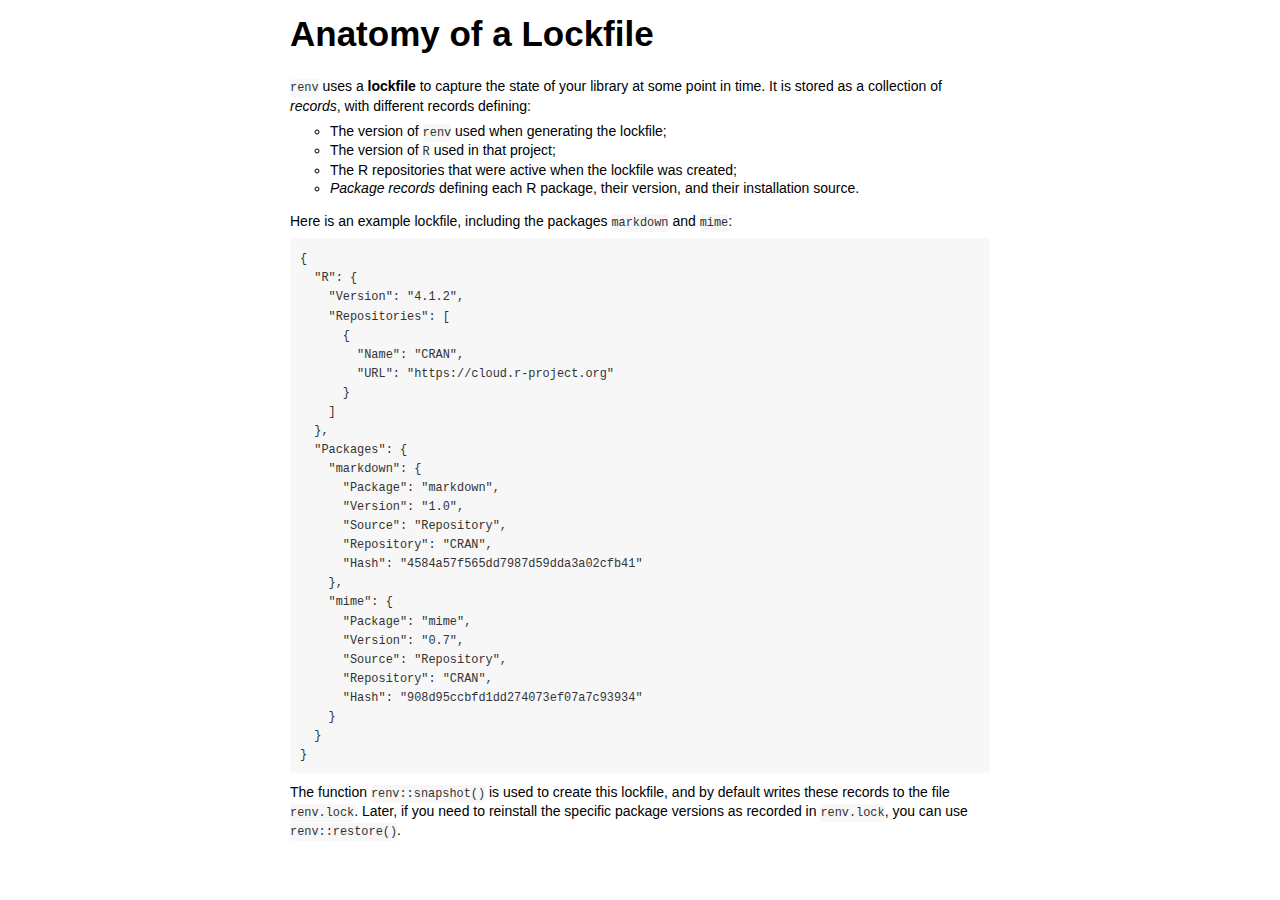
<file: renv/library/R-4.1/x86_64-apple-darwin17.0/renv/doc/lockfile.html>
<!DOCTYPE html>

<html>

<head>

<meta charset="utf-8" />
<meta name="generator" content="pandoc" />
<meta http-equiv="X-UA-Compatible" content="IE=EDGE" />

<meta name="viewport" content="width=device-width, initial-scale=1" />



<title>Anatomy of a Lockfile</title>

<script>// Pandoc 2.9 adds attributes on both header and div. We remove the former (to
// be compatible with the behavior of Pandoc < 2.8).
document.addEventListener('DOMContentLoaded', function(e) {
  var hs = document.querySelectorAll("div.section[class*='level'] > :first-child");
  var i, h, a;
  for (i = 0; i < hs.length; i++) {
    h = hs[i];
    if (!/^h[1-6]$/i.test(h.tagName)) continue;  // it should be a header h1-h6
    a = h.attributes;
    while (a.length > 0) h.removeAttribute(a[0].name);
  }
});
</script>

<style type="text/css">
  code{white-space: pre-wrap;}
  span.smallcaps{font-variant: small-caps;}
  span.underline{text-decoration: underline;}
  div.column{display: inline-block; vertical-align: top; width: 50%;}
  div.hanging-indent{margin-left: 1.5em; text-indent: -1.5em;}
  ul.task-list{list-style: none;}
    </style>






<style type="text/css">body {
background-color: #fff;
margin: 1em auto;
max-width: 700px;
overflow: visible;
padding-left: 2em;
padding-right: 2em;
font-family: "Open Sans", "Helvetica Neue", Helvetica, Arial, sans-serif;
font-size: 14px;
line-height: 1.35;
}
#TOC {
clear: both;
margin: 0 0 10px 10px;
padding: 4px;
width: 400px;
border: 1px solid #CCCCCC;
border-radius: 5px;
background-color: #f6f6f6;
font-size: 13px;
line-height: 1.3;
}
#TOC .toctitle {
font-weight: bold;
font-size: 15px;
margin-left: 5px;
}
#TOC ul {
padding-left: 40px;
margin-left: -1.5em;
margin-top: 5px;
margin-bottom: 5px;
}
#TOC ul ul {
margin-left: -2em;
}
#TOC li {
line-height: 16px;
}
table {
margin: 1em auto;
border-width: 1px;
border-color: #DDDDDD;
border-style: outset;
border-collapse: collapse;
}
table th {
border-width: 2px;
padding: 5px;
border-style: inset;
}
table td {
border-width: 1px;
border-style: inset;
line-height: 18px;
padding: 5px 5px;
}
table, table th, table td {
border-left-style: none;
border-right-style: none;
}
table thead, table tr.even {
background-color: #f7f7f7;
}
p {
margin: 0.5em 0;
}
blockquote {
background-color: #f6f6f6;
padding: 0.25em 0.75em;
}
hr {
border-style: solid;
border: none;
border-top: 1px solid #777;
margin: 28px 0;
}
dl {
margin-left: 0;
}
dl dd {
margin-bottom: 13px;
margin-left: 13px;
}
dl dt {
font-weight: bold;
}
ul {
margin-top: 0;
}
ul li {
list-style: circle outside;
}
ul ul {
margin-bottom: 0;
}
pre, code {
background-color: #f7f7f7;
border-radius: 3px;
color: #333;
white-space: pre-wrap; 
}
pre {
border-radius: 3px;
margin: 5px 0px 10px 0px;
padding: 10px;
}
pre:not([class]) {
background-color: #f7f7f7;
}
code {
font-family: Consolas, Monaco, 'Courier New', monospace;
font-size: 85%;
}
p > code, li > code {
padding: 2px 0px;
}
div.figure {
text-align: center;
}
img {
background-color: #FFFFFF;
padding: 2px;
border: 1px solid #DDDDDD;
border-radius: 3px;
border: 1px solid #CCCCCC;
margin: 0 5px;
}
h1 {
margin-top: 0;
font-size: 35px;
line-height: 40px;
}
h2 {
border-bottom: 4px solid #f7f7f7;
padding-top: 10px;
padding-bottom: 2px;
font-size: 145%;
}
h3 {
border-bottom: 2px solid #f7f7f7;
padding-top: 10px;
font-size: 120%;
}
h4 {
border-bottom: 1px solid #f7f7f7;
margin-left: 8px;
font-size: 105%;
}
h5, h6 {
border-bottom: 1px solid #ccc;
font-size: 105%;
}
a {
color: #0033dd;
text-decoration: none;
}
a:hover {
color: #6666ff; }
a:visited {
color: #800080; }
a:visited:hover {
color: #BB00BB; }
a[href^="http:"] {
text-decoration: underline; }
a[href^="https:"] {
text-decoration: underline; }

code > span.kw { color: #555; font-weight: bold; } 
code > span.dt { color: #902000; } 
code > span.dv { color: #40a070; } 
code > span.bn { color: #d14; } 
code > span.fl { color: #d14; } 
code > span.ch { color: #d14; } 
code > span.st { color: #d14; } 
code > span.co { color: #888888; font-style: italic; } 
code > span.ot { color: #007020; } 
code > span.al { color: #ff0000; font-weight: bold; } 
code > span.fu { color: #900; font-weight: bold; } 
code > span.er { color: #a61717; background-color: #e3d2d2; } 
</style>




</head>

<body>




<h1 class="title toc-ignore">Anatomy of a Lockfile</h1>



<p><code>renv</code> uses a <strong>lockfile</strong> to capture the
state of your library at some point in time. It is stored as a
collection of <em>records</em>, with different records defining:</p>
<ul>
<li>The version of <code>renv</code> used when generating the
lockfile;</li>
<li>The version of <code>R</code> used in that project;</li>
<li>The R repositories that were active when the lockfile was
created;</li>
<li><em>Package records</em> defining each R package, their version, and
their installation source.</li>
</ul>
<p>Here is an example lockfile, including the packages
<code>markdown</code> and <code>mime</code>:</p>
<pre><code>{
  &quot;R&quot;: {
    &quot;Version&quot;: &quot;4.1.2&quot;,
    &quot;Repositories&quot;: [
      {
        &quot;Name&quot;: &quot;CRAN&quot;,
        &quot;URL&quot;: &quot;https://cloud.r-project.org&quot;
      }
    ]
  },
  &quot;Packages&quot;: {
    &quot;markdown&quot;: {
      &quot;Package&quot;: &quot;markdown&quot;,
      &quot;Version&quot;: &quot;1.0&quot;,
      &quot;Source&quot;: &quot;Repository&quot;,
      &quot;Repository&quot;: &quot;CRAN&quot;,
      &quot;Hash&quot;: &quot;4584a57f565dd7987d59dda3a02cfb41&quot;
    },
    &quot;mime&quot;: {
      &quot;Package&quot;: &quot;mime&quot;,
      &quot;Version&quot;: &quot;0.7&quot;,
      &quot;Source&quot;: &quot;Repository&quot;,
      &quot;Repository&quot;: &quot;CRAN&quot;,
      &quot;Hash&quot;: &quot;908d95ccbfd1dd274073ef07a7c93934&quot;
    }
  }
}</code></pre>
<p>The function <code>renv::snapshot()</code> is used to create this
lockfile, and by default writes these records to the file
<code>renv.lock</code>. Later, if you need to reinstall the specific
package versions as recorded in <code>renv.lock</code>, you can use
<code>renv::restore()</code>.</p>



<!-- code folding -->


<!-- dynamically load mathjax for compatibility with self-contained -->
<script>
  (function () {
    var script = document.createElement("script");
    script.type = "text/javascript";
    script.src  = "https://mathjax.rstudio.com/latest/MathJax.js?config=TeX-AMS-MML_HTMLorMML";
    document.getElementsByTagName("head")[0].appendChild(script);
  })();
</script>

</body>
</html>
</file>
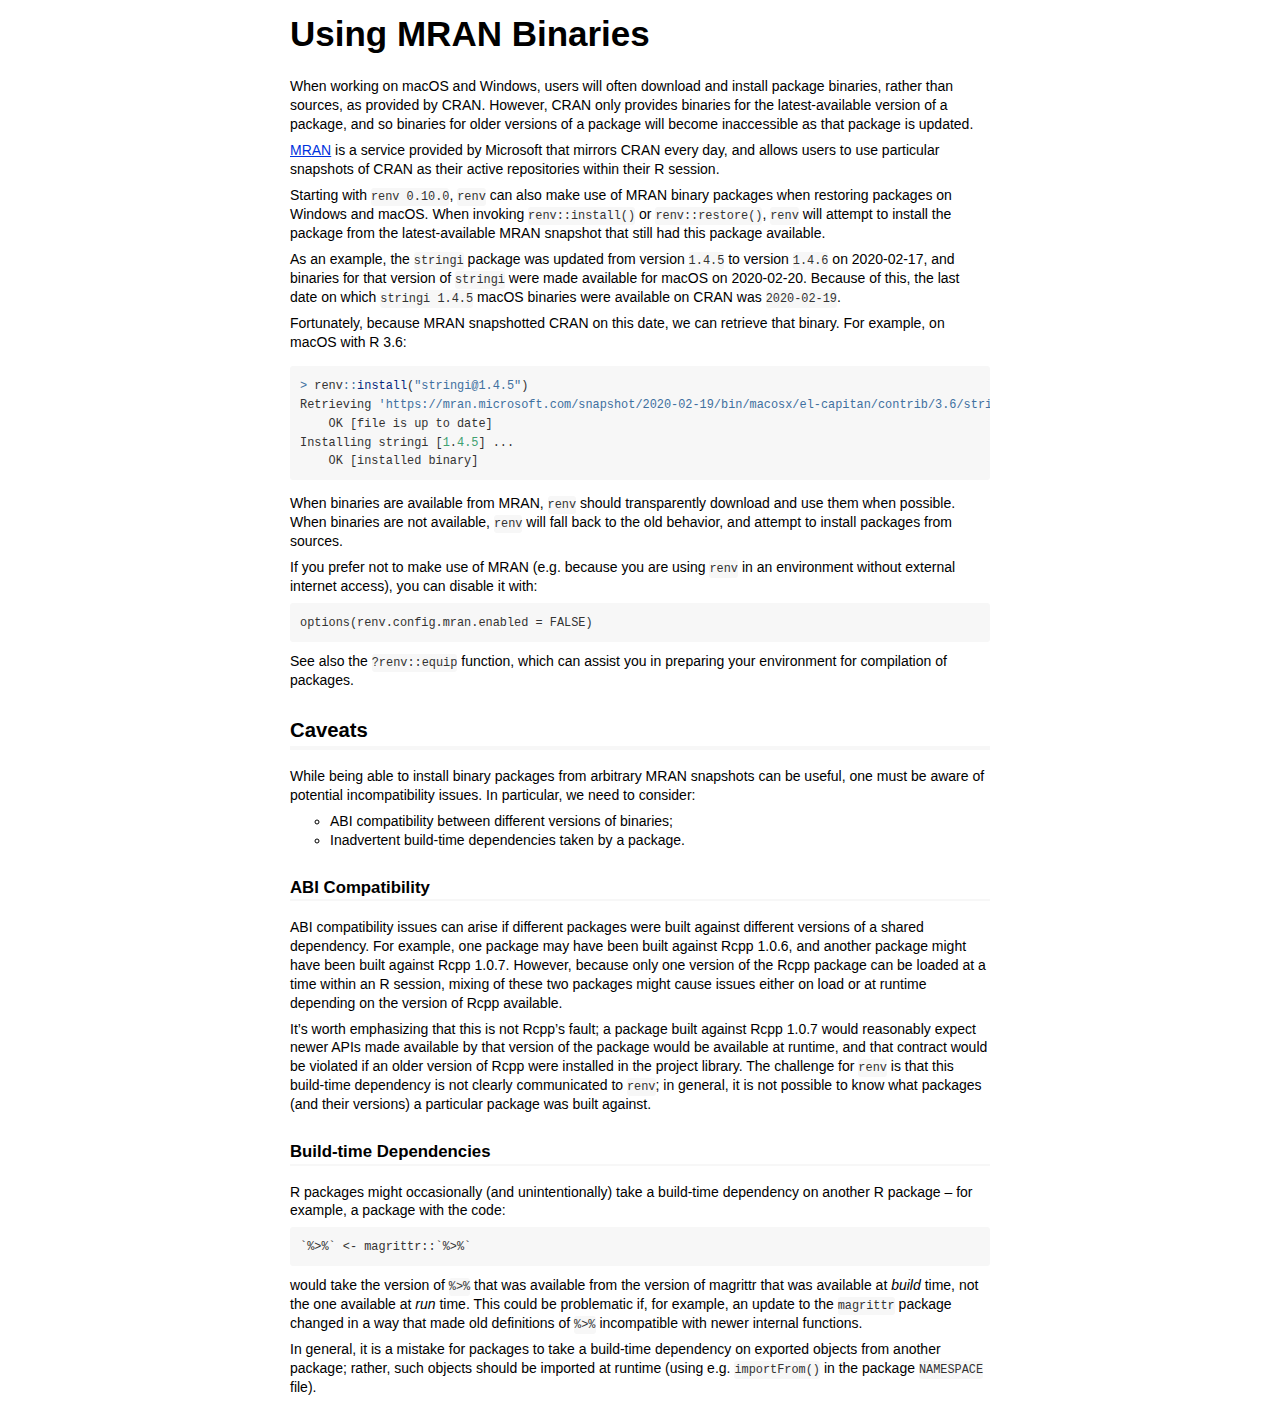
<file: renv/library/R-4.1/x86_64-apple-darwin17.0/renv/doc/mran.html>
<!DOCTYPE html>

<html>

<head>

<meta charset="utf-8" />
<meta name="generator" content="pandoc" />
<meta http-equiv="X-UA-Compatible" content="IE=EDGE" />

<meta name="viewport" content="width=device-width, initial-scale=1" />



<title>Using MRAN Binaries</title>

<script>// Pandoc 2.9 adds attributes on both header and div. We remove the former (to
// be compatible with the behavior of Pandoc < 2.8).
document.addEventListener('DOMContentLoaded', function(e) {
  var hs = document.querySelectorAll("div.section[class*='level'] > :first-child");
  var i, h, a;
  for (i = 0; i < hs.length; i++) {
    h = hs[i];
    if (!/^h[1-6]$/i.test(h.tagName)) continue;  // it should be a header h1-h6
    a = h.attributes;
    while (a.length > 0) h.removeAttribute(a[0].name);
  }
});
</script>

<style type="text/css">
  code{white-space: pre-wrap;}
  span.smallcaps{font-variant: small-caps;}
  span.underline{text-decoration: underline;}
  div.column{display: inline-block; vertical-align: top; width: 50%;}
  div.hanging-indent{margin-left: 1.5em; text-indent: -1.5em;}
  ul.task-list{list-style: none;}
    </style>


<style type="text/css">
  code {
    white-space: pre;
  }
  .sourceCode {
    overflow: visible;
  }
</style>
<style type="text/css" data-origin="pandoc">
pre > code.sourceCode { white-space: pre; position: relative; }
pre > code.sourceCode > span { display: inline-block; line-height: 1.25; }
pre > code.sourceCode > span:empty { height: 1.2em; }
.sourceCode { overflow: visible; }
code.sourceCode > span { color: inherit; text-decoration: inherit; }
div.sourceCode { margin: 1em 0; }
pre.sourceCode { margin: 0; }
@media screen {
div.sourceCode { overflow: auto; }
}
@media print {
pre > code.sourceCode { white-space: pre-wrap; }
pre > code.sourceCode > span { text-indent: -5em; padding-left: 5em; }
}
pre.numberSource code
  { counter-reset: source-line 0; }
pre.numberSource code > span
  { position: relative; left: -4em; counter-increment: source-line; }
pre.numberSource code > span > a:first-child::before
  { content: counter(source-line);
    position: relative; left: -1em; text-align: right; vertical-align: baseline;
    border: none; display: inline-block;
    -webkit-touch-callout: none; -webkit-user-select: none;
    -khtml-user-select: none; -moz-user-select: none;
    -ms-user-select: none; user-select: none;
    padding: 0 4px; width: 4em;
    color: #aaaaaa;
  }
pre.numberSource { margin-left: 3em; border-left: 1px solid #aaaaaa;  padding-left: 4px; }
div.sourceCode
  {   }
@media screen {
pre > code.sourceCode > span > a:first-child::before { text-decoration: underline; }
}
code span.al { color: #ff0000; font-weight: bold; } /* Alert */
code span.an { color: #60a0b0; font-weight: bold; font-style: italic; } /* Annotation */
code span.at { color: #7d9029; } /* Attribute */
code span.bn { color: #40a070; } /* BaseN */
code span.bu { } /* BuiltIn */
code span.cf { color: #007020; font-weight: bold; } /* ControlFlow */
code span.ch { color: #4070a0; } /* Char */
code span.cn { color: #880000; } /* Constant */
code span.co { color: #60a0b0; font-style: italic; } /* Comment */
code span.cv { color: #60a0b0; font-weight: bold; font-style: italic; } /* CommentVar */
code span.do { color: #ba2121; font-style: italic; } /* Documentation */
code span.dt { color: #902000; } /* DataType */
code span.dv { color: #40a070; } /* DecVal */
code span.er { color: #ff0000; font-weight: bold; } /* Error */
code span.ex { } /* Extension */
code span.fl { color: #40a070; } /* Float */
code span.fu { color: #06287e; } /* Function */
code span.im { } /* Import */
code span.in { color: #60a0b0; font-weight: bold; font-style: italic; } /* Information */
code span.kw { color: #007020; font-weight: bold; } /* Keyword */
code span.op { color: #666666; } /* Operator */
code span.ot { color: #007020; } /* Other */
code span.pp { color: #bc7a00; } /* Preprocessor */
code span.sc { color: #4070a0; } /* SpecialChar */
code span.ss { color: #bb6688; } /* SpecialString */
code span.st { color: #4070a0; } /* String */
code span.va { color: #19177c; } /* Variable */
code span.vs { color: #4070a0; } /* VerbatimString */
code span.wa { color: #60a0b0; font-weight: bold; font-style: italic; } /* Warning */

</style>
<script>
// apply pandoc div.sourceCode style to pre.sourceCode instead
(function() {
  var sheets = document.styleSheets;
  for (var i = 0; i < sheets.length; i++) {
    if (sheets[i].ownerNode.dataset["origin"] !== "pandoc") continue;
    try { var rules = sheets[i].cssRules; } catch (e) { continue; }
    for (var j = 0; j < rules.length; j++) {
      var rule = rules[j];
      // check if there is a div.sourceCode rule
      if (rule.type !== rule.STYLE_RULE || rule.selectorText !== "div.sourceCode") continue;
      var style = rule.style.cssText;
      // check if color or background-color is set
      if (rule.style.color === '' && rule.style.backgroundColor === '') continue;
      // replace div.sourceCode by a pre.sourceCode rule
      sheets[i].deleteRule(j);
      sheets[i].insertRule('pre.sourceCode{' + style + '}', j);
    }
  }
})();
</script>




<style type="text/css">body {
background-color: #fff;
margin: 1em auto;
max-width: 700px;
overflow: visible;
padding-left: 2em;
padding-right: 2em;
font-family: "Open Sans", "Helvetica Neue", Helvetica, Arial, sans-serif;
font-size: 14px;
line-height: 1.35;
}
#TOC {
clear: both;
margin: 0 0 10px 10px;
padding: 4px;
width: 400px;
border: 1px solid #CCCCCC;
border-radius: 5px;
background-color: #f6f6f6;
font-size: 13px;
line-height: 1.3;
}
#TOC .toctitle {
font-weight: bold;
font-size: 15px;
margin-left: 5px;
}
#TOC ul {
padding-left: 40px;
margin-left: -1.5em;
margin-top: 5px;
margin-bottom: 5px;
}
#TOC ul ul {
margin-left: -2em;
}
#TOC li {
line-height: 16px;
}
table {
margin: 1em auto;
border-width: 1px;
border-color: #DDDDDD;
border-style: outset;
border-collapse: collapse;
}
table th {
border-width: 2px;
padding: 5px;
border-style: inset;
}
table td {
border-width: 1px;
border-style: inset;
line-height: 18px;
padding: 5px 5px;
}
table, table th, table td {
border-left-style: none;
border-right-style: none;
}
table thead, table tr.even {
background-color: #f7f7f7;
}
p {
margin: 0.5em 0;
}
blockquote {
background-color: #f6f6f6;
padding: 0.25em 0.75em;
}
hr {
border-style: solid;
border: none;
border-top: 1px solid #777;
margin: 28px 0;
}
dl {
margin-left: 0;
}
dl dd {
margin-bottom: 13px;
margin-left: 13px;
}
dl dt {
font-weight: bold;
}
ul {
margin-top: 0;
}
ul li {
list-style: circle outside;
}
ul ul {
margin-bottom: 0;
}
pre, code {
background-color: #f7f7f7;
border-radius: 3px;
color: #333;
white-space: pre-wrap; 
}
pre {
border-radius: 3px;
margin: 5px 0px 10px 0px;
padding: 10px;
}
pre:not([class]) {
background-color: #f7f7f7;
}
code {
font-family: Consolas, Monaco, 'Courier New', monospace;
font-size: 85%;
}
p > code, li > code {
padding: 2px 0px;
}
div.figure {
text-align: center;
}
img {
background-color: #FFFFFF;
padding: 2px;
border: 1px solid #DDDDDD;
border-radius: 3px;
border: 1px solid #CCCCCC;
margin: 0 5px;
}
h1 {
margin-top: 0;
font-size: 35px;
line-height: 40px;
}
h2 {
border-bottom: 4px solid #f7f7f7;
padding-top: 10px;
padding-bottom: 2px;
font-size: 145%;
}
h3 {
border-bottom: 2px solid #f7f7f7;
padding-top: 10px;
font-size: 120%;
}
h4 {
border-bottom: 1px solid #f7f7f7;
margin-left: 8px;
font-size: 105%;
}
h5, h6 {
border-bottom: 1px solid #ccc;
font-size: 105%;
}
a {
color: #0033dd;
text-decoration: none;
}
a:hover {
color: #6666ff; }
a:visited {
color: #800080; }
a:visited:hover {
color: #BB00BB; }
a[href^="http:"] {
text-decoration: underline; }
a[href^="https:"] {
text-decoration: underline; }

code > span.kw { color: #555; font-weight: bold; } 
code > span.dt { color: #902000; } 
code > span.dv { color: #40a070; } 
code > span.bn { color: #d14; } 
code > span.fl { color: #d14; } 
code > span.ch { color: #d14; } 
code > span.st { color: #d14; } 
code > span.co { color: #888888; font-style: italic; } 
code > span.ot { color: #007020; } 
code > span.al { color: #ff0000; font-weight: bold; } 
code > span.fu { color: #900; font-weight: bold; } 
code > span.er { color: #a61717; background-color: #e3d2d2; } 
</style>




</head>

<body>




<h1 class="title toc-ignore">Using MRAN Binaries</h1>



<p>When working on macOS and Windows, users will often download and
install package binaries, rather than sources, as provided by CRAN.
However, CRAN only provides binaries for the latest-available version of
a package, and so binaries for older versions of a package will become
inaccessible as that package is updated.</p>
<p><a href="https://mran.microsoft.com/">MRAN</a> is a service provided
by Microsoft that mirrors CRAN every day, and allows users to use
particular snapshots of CRAN as their active repositories within their R
session.</p>
<p>Starting with <code>renv 0.10.0</code>, <code>renv</code> can also
make use of MRAN binary packages when restoring packages on Windows and
macOS. When invoking <code>renv::install()</code> or
<code>renv::restore()</code>, <code>renv</code> will attempt to install
the package from the latest-available MRAN snapshot that still had this
package available.</p>
<p>As an example, the <code>stringi</code> package was updated from
version <code>1.4.5</code> to version <code>1.4.6</code> on 2020-02-17,
and binaries for that version of <code>stringi</code> were made
available for macOS on 2020-02-20. Because of this, the last date on
which <code>stringi 1.4.5</code> macOS binaries were available on CRAN
was <code>2020-02-19</code>.</p>
<p>Fortunately, because MRAN snapshotted CRAN on this date, we can
retrieve that binary. For example, on macOS with R 3.6:</p>
<div class="sourceCode" id="cb1"><pre class="sourceCode r"><code class="sourceCode r"><span id="cb1-1"><a href="#cb1-1" aria-hidden="true" tabindex="-1"></a><span class="sc">&gt;</span> renv<span class="sc">::</span><span class="fu">install</span>(<span class="st">&quot;stringi@1.4.5&quot;</span>)</span>
<span id="cb1-2"><a href="#cb1-2" aria-hidden="true" tabindex="-1"></a>Retrieving <span class="st">&#39;https://mran.microsoft.com/snapshot/2020-02-19/bin/macosx/el-capitan/contrib/3.6/stringi_1.4.5.tgz&#39;</span> ...</span>
<span id="cb1-3"><a href="#cb1-3" aria-hidden="true" tabindex="-1"></a>    OK [file is up to date]</span>
<span id="cb1-4"><a href="#cb1-4" aria-hidden="true" tabindex="-1"></a>Installing stringi [<span class="dv">1</span>.<span class="fl">4.5</span>] ...</span>
<span id="cb1-5"><a href="#cb1-5" aria-hidden="true" tabindex="-1"></a>    OK [installed binary]</span></code></pre></div>
<p>When binaries are available from MRAN, <code>renv</code> should
transparently download and use them when possible. When binaries are not
available, <code>renv</code> will fall back to the old behavior, and
attempt to install packages from sources.</p>
<p>If you prefer not to make use of MRAN (e.g. because you are using
<code>renv</code> in an environment without external internet access),
you can disable it with:</p>
<pre><code>options(renv.config.mran.enabled = FALSE)</code></pre>
<p>See also the <code>?renv::equip</code> function, which can assist you
in preparing your environment for compilation of packages.</p>
<div id="caveats" class="section level2">
<h2>Caveats</h2>
<p>While being able to install binary packages from arbitrary MRAN
snapshots can be useful, one must be aware of potential incompatibility
issues. In particular, we need to consider:</p>
<ul>
<li>ABI compatibility between different versions of binaries;</li>
<li>Inadvertent build-time dependencies taken by a package.</li>
</ul>
<div id="abi-compatibility" class="section level3">
<h3>ABI Compatibility</h3>
<p>ABI compatibility issues can arise if different packages were built
against different versions of a shared dependency. For example, one
package may have been built against Rcpp 1.0.6, and another package
might have been built against Rcpp 1.0.7. However, because only one
version of the Rcpp package can be loaded at a time within an R session,
mixing of these two packages might cause issues either on load or at
runtime depending on the version of Rcpp available.</p>
<p>It’s worth emphasizing that this is not Rcpp’s fault; a package built
against Rcpp 1.0.7 would reasonably expect newer APIs made available by
that version of the package would be available at runtime, and that
contract would be violated if an older version of Rcpp were installed in
the project library. The challenge for <code>renv</code> is that this
build-time dependency is not clearly communicated to <code>renv</code>;
in general, it is not possible to know what packages (and their
versions) a particular package was built against.</p>
</div>
<div id="build-time-dependencies" class="section level3">
<h3>Build-time Dependencies</h3>
<p>R packages might occasionally (and unintentionally) take a build-time
dependency on another R package – for example, a package with the
code:</p>
<pre><code>`%&gt;%` &lt;- magrittr::`%&gt;%`</code></pre>
<p>would take the version of <code>%&gt;%</code> that was available from
the version of magrittr that was available at <em>build</em> time, not
the one available at <em>run</em> time. This could be problematic if,
for example, an update to the <code>magrittr</code> package changed in a
way that made old definitions of <code>%&gt;%</code> incompatible with
newer internal functions.</p>
<p>In general, it is a mistake for packages to take a build-time
dependency on exported objects from another package; rather, such
objects should be imported at runtime (using
e.g. <code>importFrom()</code> in the package <code>NAMESPACE</code>
file).</p>
</div>
</div>



<!-- code folding -->


<!-- dynamically load mathjax for compatibility with self-contained -->
<script>
  (function () {
    var script = document.createElement("script");
    script.type = "text/javascript";
    script.src  = "https://mathjax.rstudio.com/latest/MathJax.js?config=TeX-AMS-MML_HTMLorMML";
    document.getElementsByTagName("head")[0].appendChild(script);
  })();
</script>

</body>
</html>
</file>
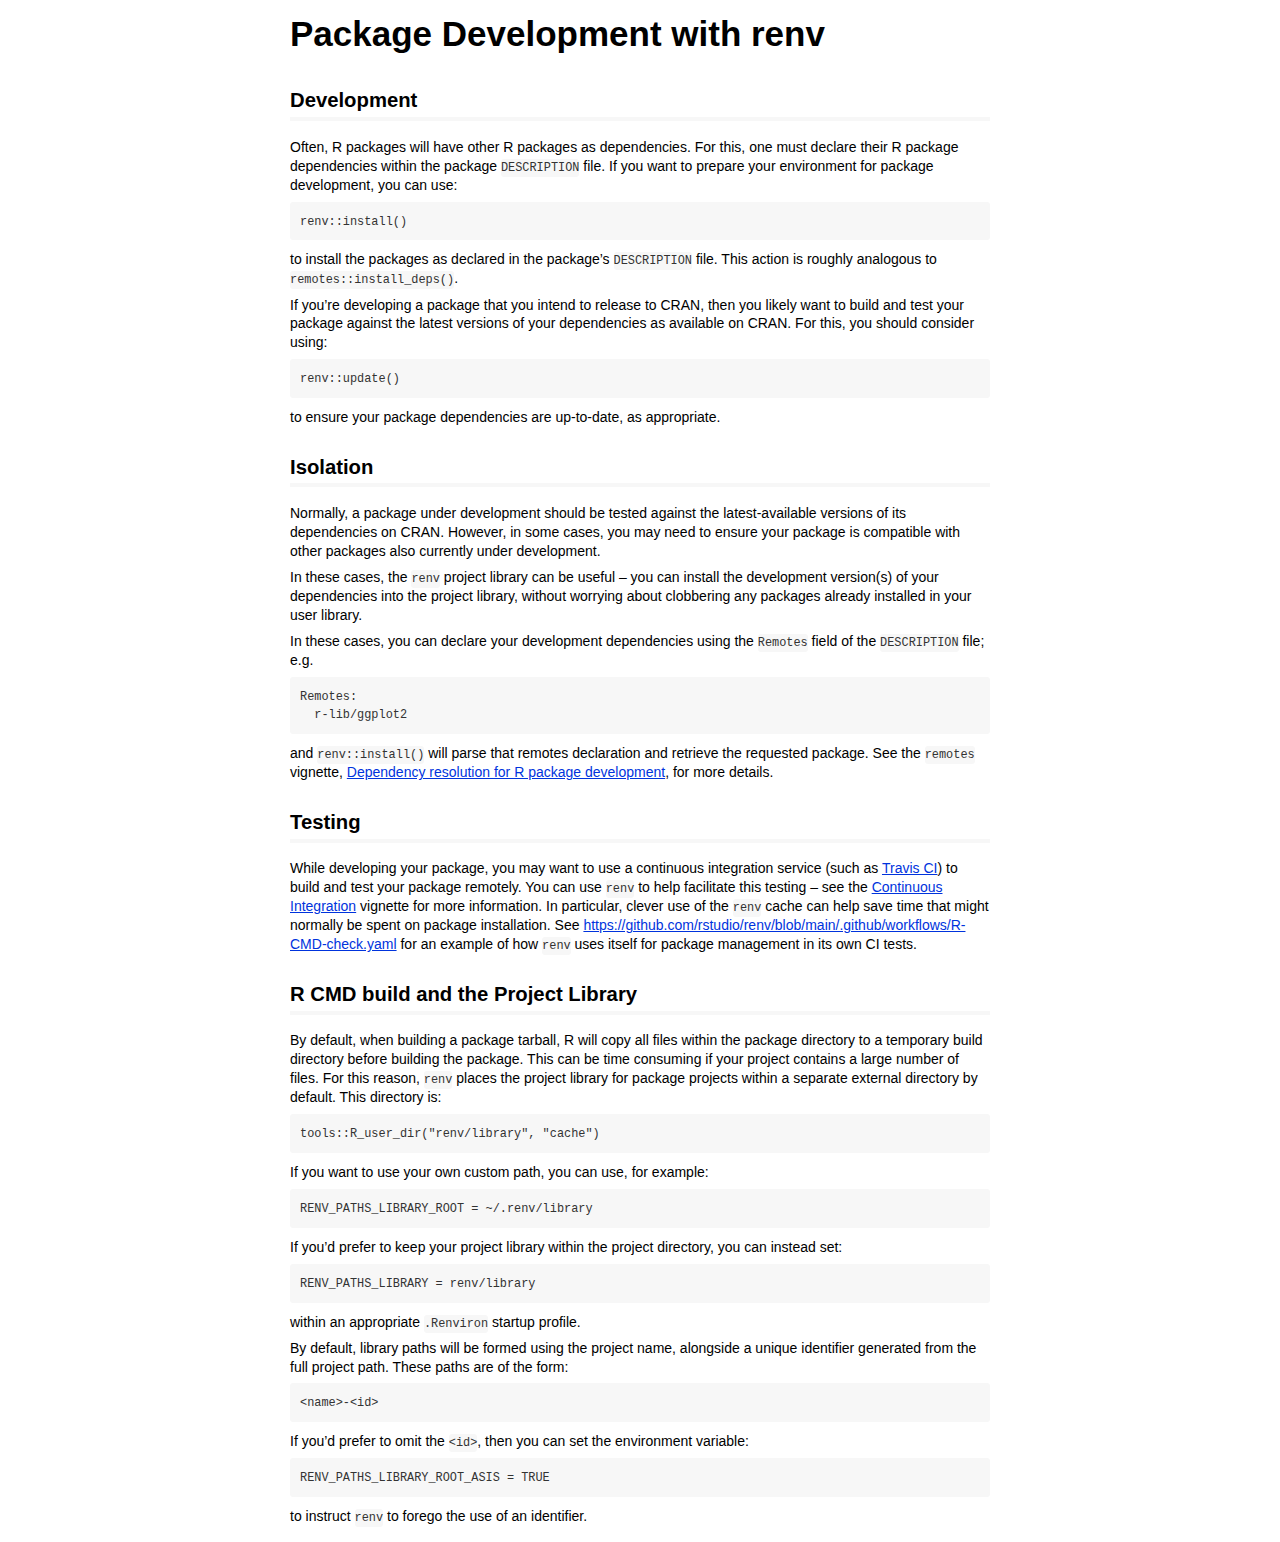
<file: renv/library/R-4.1/x86_64-apple-darwin17.0/renv/doc/packages.html>
<!DOCTYPE html>

<html>

<head>

<meta charset="utf-8" />
<meta name="generator" content="pandoc" />
<meta http-equiv="X-UA-Compatible" content="IE=EDGE" />

<meta name="viewport" content="width=device-width, initial-scale=1" />



<title>Package Development with renv</title>

<script>// Pandoc 2.9 adds attributes on both header and div. We remove the former (to
// be compatible with the behavior of Pandoc < 2.8).
document.addEventListener('DOMContentLoaded', function(e) {
  var hs = document.querySelectorAll("div.section[class*='level'] > :first-child");
  var i, h, a;
  for (i = 0; i < hs.length; i++) {
    h = hs[i];
    if (!/^h[1-6]$/i.test(h.tagName)) continue;  // it should be a header h1-h6
    a = h.attributes;
    while (a.length > 0) h.removeAttribute(a[0].name);
  }
});
</script>

<style type="text/css">
  code{white-space: pre-wrap;}
  span.smallcaps{font-variant: small-caps;}
  span.underline{text-decoration: underline;}
  div.column{display: inline-block; vertical-align: top; width: 50%;}
  div.hanging-indent{margin-left: 1.5em; text-indent: -1.5em;}
  ul.task-list{list-style: none;}
    </style>






<style type="text/css">body {
background-color: #fff;
margin: 1em auto;
max-width: 700px;
overflow: visible;
padding-left: 2em;
padding-right: 2em;
font-family: "Open Sans", "Helvetica Neue", Helvetica, Arial, sans-serif;
font-size: 14px;
line-height: 1.35;
}
#TOC {
clear: both;
margin: 0 0 10px 10px;
padding: 4px;
width: 400px;
border: 1px solid #CCCCCC;
border-radius: 5px;
background-color: #f6f6f6;
font-size: 13px;
line-height: 1.3;
}
#TOC .toctitle {
font-weight: bold;
font-size: 15px;
margin-left: 5px;
}
#TOC ul {
padding-left: 40px;
margin-left: -1.5em;
margin-top: 5px;
margin-bottom: 5px;
}
#TOC ul ul {
margin-left: -2em;
}
#TOC li {
line-height: 16px;
}
table {
margin: 1em auto;
border-width: 1px;
border-color: #DDDDDD;
border-style: outset;
border-collapse: collapse;
}
table th {
border-width: 2px;
padding: 5px;
border-style: inset;
}
table td {
border-width: 1px;
border-style: inset;
line-height: 18px;
padding: 5px 5px;
}
table, table th, table td {
border-left-style: none;
border-right-style: none;
}
table thead, table tr.even {
background-color: #f7f7f7;
}
p {
margin: 0.5em 0;
}
blockquote {
background-color: #f6f6f6;
padding: 0.25em 0.75em;
}
hr {
border-style: solid;
border: none;
border-top: 1px solid #777;
margin: 28px 0;
}
dl {
margin-left: 0;
}
dl dd {
margin-bottom: 13px;
margin-left: 13px;
}
dl dt {
font-weight: bold;
}
ul {
margin-top: 0;
}
ul li {
list-style: circle outside;
}
ul ul {
margin-bottom: 0;
}
pre, code {
background-color: #f7f7f7;
border-radius: 3px;
color: #333;
white-space: pre-wrap; 
}
pre {
border-radius: 3px;
margin: 5px 0px 10px 0px;
padding: 10px;
}
pre:not([class]) {
background-color: #f7f7f7;
}
code {
font-family: Consolas, Monaco, 'Courier New', monospace;
font-size: 85%;
}
p > code, li > code {
padding: 2px 0px;
}
div.figure {
text-align: center;
}
img {
background-color: #FFFFFF;
padding: 2px;
border: 1px solid #DDDDDD;
border-radius: 3px;
border: 1px solid #CCCCCC;
margin: 0 5px;
}
h1 {
margin-top: 0;
font-size: 35px;
line-height: 40px;
}
h2 {
border-bottom: 4px solid #f7f7f7;
padding-top: 10px;
padding-bottom: 2px;
font-size: 145%;
}
h3 {
border-bottom: 2px solid #f7f7f7;
padding-top: 10px;
font-size: 120%;
}
h4 {
border-bottom: 1px solid #f7f7f7;
margin-left: 8px;
font-size: 105%;
}
h5, h6 {
border-bottom: 1px solid #ccc;
font-size: 105%;
}
a {
color: #0033dd;
text-decoration: none;
}
a:hover {
color: #6666ff; }
a:visited {
color: #800080; }
a:visited:hover {
color: #BB00BB; }
a[href^="http:"] {
text-decoration: underline; }
a[href^="https:"] {
text-decoration: underline; }

code > span.kw { color: #555; font-weight: bold; } 
code > span.dt { color: #902000; } 
code > span.dv { color: #40a070; } 
code > span.bn { color: #d14; } 
code > span.fl { color: #d14; } 
code > span.ch { color: #d14; } 
code > span.st { color: #d14; } 
code > span.co { color: #888888; font-style: italic; } 
code > span.ot { color: #007020; } 
code > span.al { color: #ff0000; font-weight: bold; } 
code > span.fu { color: #900; font-weight: bold; } 
code > span.er { color: #a61717; background-color: #e3d2d2; } 
</style>




</head>

<body>




<h1 class="title toc-ignore">Package Development with renv</h1>



<div id="development" class="section level2">
<h2>Development</h2>
<p>Often, R packages will have other R packages as dependencies. For
this, one must declare their R package dependencies within the package
<code>DESCRIPTION</code> file. If you want to prepare your environment
for package development, you can use:</p>
<pre><code>renv::install()</code></pre>
<p>to install the packages as declared in the package’s
<code>DESCRIPTION</code> file. This action is roughly analogous to
<code>remotes::install_deps()</code>.</p>
<p>If you’re developing a package that you intend to release to CRAN,
then you likely want to build and test your package against the latest
versions of your dependencies as available on CRAN. For this, you should
consider using:</p>
<pre><code>renv::update()</code></pre>
<p>to ensure your package dependencies are up-to-date, as
appropriate.</p>
</div>
<div id="isolation" class="section level2">
<h2>Isolation</h2>
<p>Normally, a package under development should be tested against the
latest-available versions of its dependencies on CRAN. However, in some
cases, you may need to ensure your package is compatible with other
packages also currently under development.</p>
<p>In these cases, the <code>renv</code> project library can be useful –
you can install the development version(s) of your dependencies into the
project library, without worrying about clobbering any packages already
installed in your user library.</p>
<p>In these cases, you can declare your development dependencies using
the <code>Remotes</code> field of the <code>DESCRIPTION</code> file;
e.g.</p>
<pre><code>Remotes:
  r-lib/ggplot2</code></pre>
<p>and <code>renv::install()</code> will parse that remotes declaration
and retrieve the requested package. See the <code>remotes</code>
vignette, <a href="https://CRAN.R-project.org/package=remotes/vignettes/dependencies.html">Dependency
resolution for R package development</a>, for more details.</p>
</div>
<div id="testing" class="section level2">
<h2>Testing</h2>
<p>While developing your package, you may want to use a continuous
integration service (such as <a href="https://www.travis-ci.org/">Travis
CI</a>) to build and test your package remotely. You can use
<code>renv</code> to help facilitate this testing – see the <a href="https://CRAN.R-project.org/package=renv/vignettes/ci.html">Continuous
Integration</a> vignette for more information. In particular, clever use
of the <code>renv</code> cache can help save time that might normally be
spent on package installation. See <a href="https://github.com/rstudio/renv/blob/main/.github/workflows/R-CMD-check.yaml" class="uri">https://github.com/rstudio/renv/blob/main/.github/workflows/R-CMD-check.yaml</a>
for an example of how <code>renv</code> uses itself for package
management in its own CI tests.</p>
</div>
<div id="r-cmd-build-and-the-project-library" class="section level2">
<h2>R CMD build and the Project Library</h2>
<p>By default, when building a package tarball, R will copy all files
within the package directory to a temporary build directory before
building the package. This can be time consuming if your project
contains a large number of files. For this reason, <code>renv</code>
places the project library for package projects within a separate
external directory by default. This directory is:</p>
<pre><code>tools::R_user_dir(&quot;renv/library&quot;, &quot;cache&quot;)</code></pre>
<p>If you want to use your own custom path, you can use, for
example:</p>
<pre><code>RENV_PATHS_LIBRARY_ROOT = ~/.renv/library</code></pre>
<p>If you’d prefer to keep your project library within the project
directory, you can instead set:</p>
<pre><code>RENV_PATHS_LIBRARY = renv/library</code></pre>
<p>within an appropriate <code>.Renviron</code> startup profile.</p>
<p>By default, library paths will be formed using the project name,
alongside a unique identifier generated from the full project path.
These paths are of the form:</p>
<pre><code>&lt;name&gt;-&lt;id&gt;</code></pre>
<p>If you’d prefer to omit the <code>&lt;id&gt;</code>, then you can set
the environment variable:</p>
<pre><code>RENV_PATHS_LIBRARY_ROOT_ASIS = TRUE</code></pre>
<p>to instruct <code>renv</code> to forego the use of an identifier.</p>
</div>



<!-- code folding -->


<!-- dynamically load mathjax for compatibility with self-contained -->
<script>
  (function () {
    var script = document.createElement("script");
    script.type = "text/javascript";
    script.src  = "https://mathjax.rstudio.com/latest/MathJax.js?config=TeX-AMS-MML_HTMLorMML";
    document.getElementsByTagName("head")[0].appendChild(script);
  })();
</script>

</body>
</html>
</file>
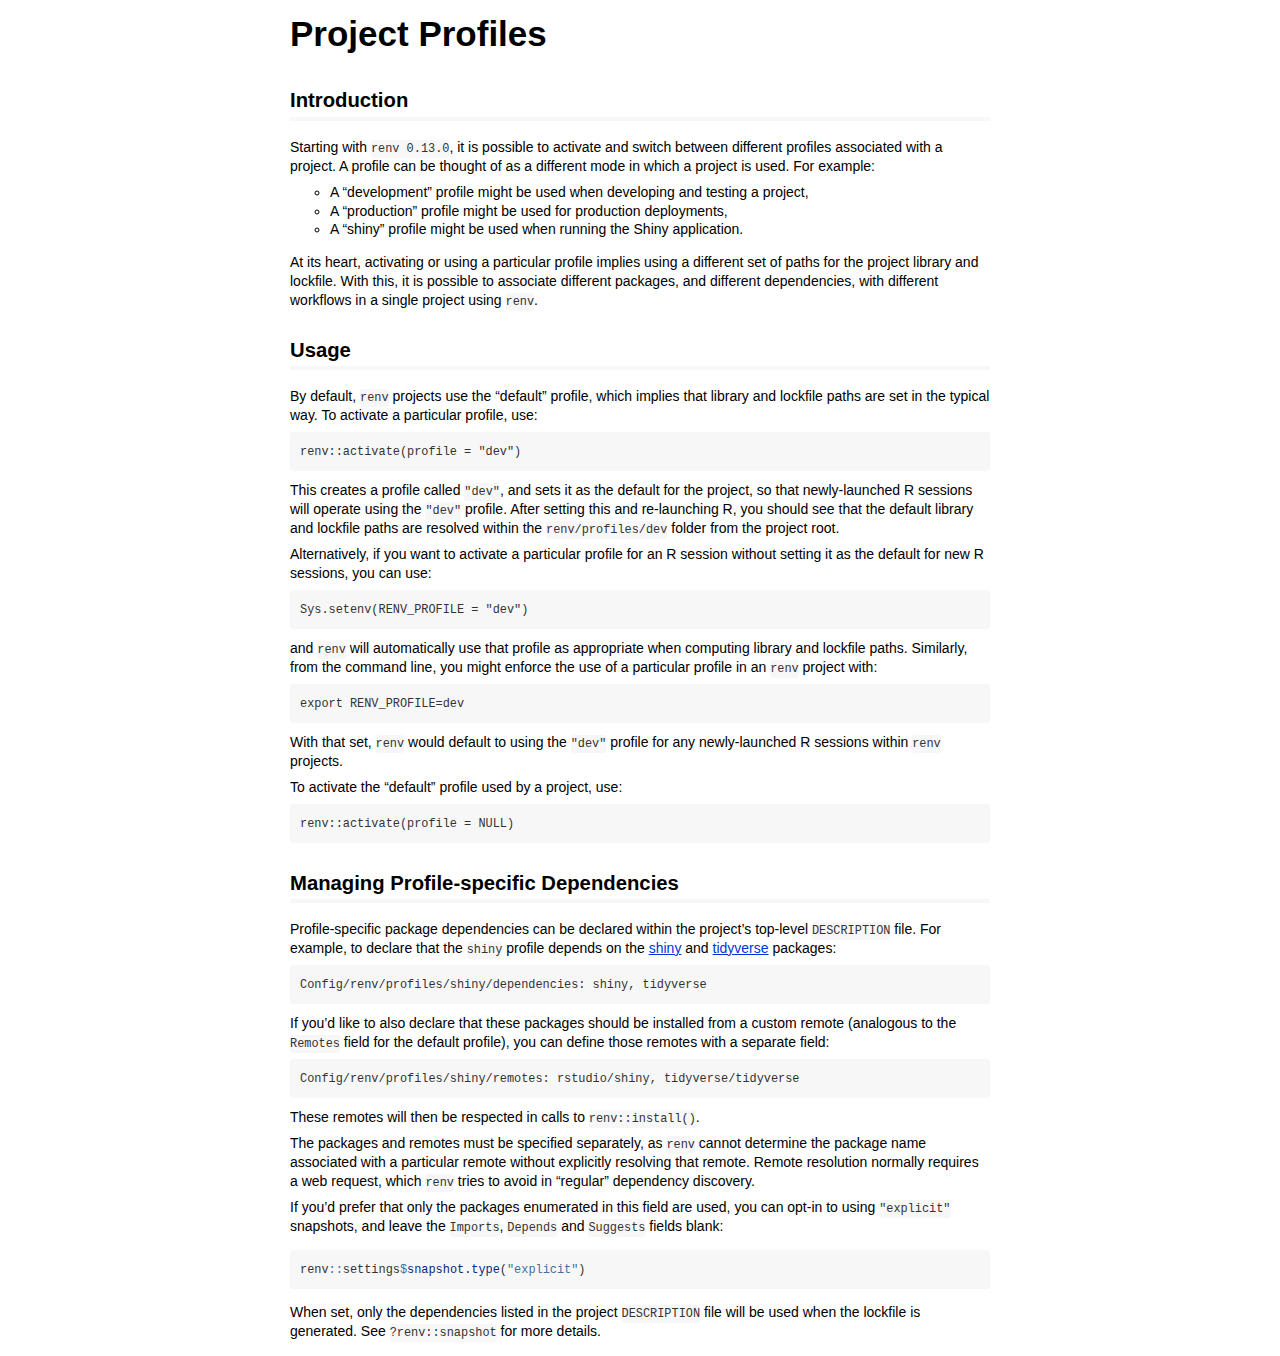
<file: renv/library/R-4.1/x86_64-apple-darwin17.0/renv/doc/profiles.html>
<!DOCTYPE html>

<html>

<head>

<meta charset="utf-8" />
<meta name="generator" content="pandoc" />
<meta http-equiv="X-UA-Compatible" content="IE=EDGE" />

<meta name="viewport" content="width=device-width, initial-scale=1" />



<title>Project Profiles</title>

<script>// Pandoc 2.9 adds attributes on both header and div. We remove the former (to
// be compatible with the behavior of Pandoc < 2.8).
document.addEventListener('DOMContentLoaded', function(e) {
  var hs = document.querySelectorAll("div.section[class*='level'] > :first-child");
  var i, h, a;
  for (i = 0; i < hs.length; i++) {
    h = hs[i];
    if (!/^h[1-6]$/i.test(h.tagName)) continue;  // it should be a header h1-h6
    a = h.attributes;
    while (a.length > 0) h.removeAttribute(a[0].name);
  }
});
</script>

<style type="text/css">
  code{white-space: pre-wrap;}
  span.smallcaps{font-variant: small-caps;}
  span.underline{text-decoration: underline;}
  div.column{display: inline-block; vertical-align: top; width: 50%;}
  div.hanging-indent{margin-left: 1.5em; text-indent: -1.5em;}
  ul.task-list{list-style: none;}
    </style>


<style type="text/css">
  code {
    white-space: pre;
  }
  .sourceCode {
    overflow: visible;
  }
</style>
<style type="text/css" data-origin="pandoc">
pre > code.sourceCode { white-space: pre; position: relative; }
pre > code.sourceCode > span { display: inline-block; line-height: 1.25; }
pre > code.sourceCode > span:empty { height: 1.2em; }
.sourceCode { overflow: visible; }
code.sourceCode > span { color: inherit; text-decoration: inherit; }
div.sourceCode { margin: 1em 0; }
pre.sourceCode { margin: 0; }
@media screen {
div.sourceCode { overflow: auto; }
}
@media print {
pre > code.sourceCode { white-space: pre-wrap; }
pre > code.sourceCode > span { text-indent: -5em; padding-left: 5em; }
}
pre.numberSource code
  { counter-reset: source-line 0; }
pre.numberSource code > span
  { position: relative; left: -4em; counter-increment: source-line; }
pre.numberSource code > span > a:first-child::before
  { content: counter(source-line);
    position: relative; left: -1em; text-align: right; vertical-align: baseline;
    border: none; display: inline-block;
    -webkit-touch-callout: none; -webkit-user-select: none;
    -khtml-user-select: none; -moz-user-select: none;
    -ms-user-select: none; user-select: none;
    padding: 0 4px; width: 4em;
    color: #aaaaaa;
  }
pre.numberSource { margin-left: 3em; border-left: 1px solid #aaaaaa;  padding-left: 4px; }
div.sourceCode
  {   }
@media screen {
pre > code.sourceCode > span > a:first-child::before { text-decoration: underline; }
}
code span.al { color: #ff0000; font-weight: bold; } /* Alert */
code span.an { color: #60a0b0; font-weight: bold; font-style: italic; } /* Annotation */
code span.at { color: #7d9029; } /* Attribute */
code span.bn { color: #40a070; } /* BaseN */
code span.bu { } /* BuiltIn */
code span.cf { color: #007020; font-weight: bold; } /* ControlFlow */
code span.ch { color: #4070a0; } /* Char */
code span.cn { color: #880000; } /* Constant */
code span.co { color: #60a0b0; font-style: italic; } /* Comment */
code span.cv { color: #60a0b0; font-weight: bold; font-style: italic; } /* CommentVar */
code span.do { color: #ba2121; font-style: italic; } /* Documentation */
code span.dt { color: #902000; } /* DataType */
code span.dv { color: #40a070; } /* DecVal */
code span.er { color: #ff0000; font-weight: bold; } /* Error */
code span.ex { } /* Extension */
code span.fl { color: #40a070; } /* Float */
code span.fu { color: #06287e; } /* Function */
code span.im { } /* Import */
code span.in { color: #60a0b0; font-weight: bold; font-style: italic; } /* Information */
code span.kw { color: #007020; font-weight: bold; } /* Keyword */
code span.op { color: #666666; } /* Operator */
code span.ot { color: #007020; } /* Other */
code span.pp { color: #bc7a00; } /* Preprocessor */
code span.sc { color: #4070a0; } /* SpecialChar */
code span.ss { color: #bb6688; } /* SpecialString */
code span.st { color: #4070a0; } /* String */
code span.va { color: #19177c; } /* Variable */
code span.vs { color: #4070a0; } /* VerbatimString */
code span.wa { color: #60a0b0; font-weight: bold; font-style: italic; } /* Warning */

</style>
<script>
// apply pandoc div.sourceCode style to pre.sourceCode instead
(function() {
  var sheets = document.styleSheets;
  for (var i = 0; i < sheets.length; i++) {
    if (sheets[i].ownerNode.dataset["origin"] !== "pandoc") continue;
    try { var rules = sheets[i].cssRules; } catch (e) { continue; }
    for (var j = 0; j < rules.length; j++) {
      var rule = rules[j];
      // check if there is a div.sourceCode rule
      if (rule.type !== rule.STYLE_RULE || rule.selectorText !== "div.sourceCode") continue;
      var style = rule.style.cssText;
      // check if color or background-color is set
      if (rule.style.color === '' && rule.style.backgroundColor === '') continue;
      // replace div.sourceCode by a pre.sourceCode rule
      sheets[i].deleteRule(j);
      sheets[i].insertRule('pre.sourceCode{' + style + '}', j);
    }
  }
})();
</script>




<style type="text/css">body {
background-color: #fff;
margin: 1em auto;
max-width: 700px;
overflow: visible;
padding-left: 2em;
padding-right: 2em;
font-family: "Open Sans", "Helvetica Neue", Helvetica, Arial, sans-serif;
font-size: 14px;
line-height: 1.35;
}
#TOC {
clear: both;
margin: 0 0 10px 10px;
padding: 4px;
width: 400px;
border: 1px solid #CCCCCC;
border-radius: 5px;
background-color: #f6f6f6;
font-size: 13px;
line-height: 1.3;
}
#TOC .toctitle {
font-weight: bold;
font-size: 15px;
margin-left: 5px;
}
#TOC ul {
padding-left: 40px;
margin-left: -1.5em;
margin-top: 5px;
margin-bottom: 5px;
}
#TOC ul ul {
margin-left: -2em;
}
#TOC li {
line-height: 16px;
}
table {
margin: 1em auto;
border-width: 1px;
border-color: #DDDDDD;
border-style: outset;
border-collapse: collapse;
}
table th {
border-width: 2px;
padding: 5px;
border-style: inset;
}
table td {
border-width: 1px;
border-style: inset;
line-height: 18px;
padding: 5px 5px;
}
table, table th, table td {
border-left-style: none;
border-right-style: none;
}
table thead, table tr.even {
background-color: #f7f7f7;
}
p {
margin: 0.5em 0;
}
blockquote {
background-color: #f6f6f6;
padding: 0.25em 0.75em;
}
hr {
border-style: solid;
border: none;
border-top: 1px solid #777;
margin: 28px 0;
}
dl {
margin-left: 0;
}
dl dd {
margin-bottom: 13px;
margin-left: 13px;
}
dl dt {
font-weight: bold;
}
ul {
margin-top: 0;
}
ul li {
list-style: circle outside;
}
ul ul {
margin-bottom: 0;
}
pre, code {
background-color: #f7f7f7;
border-radius: 3px;
color: #333;
white-space: pre-wrap; 
}
pre {
border-radius: 3px;
margin: 5px 0px 10px 0px;
padding: 10px;
}
pre:not([class]) {
background-color: #f7f7f7;
}
code {
font-family: Consolas, Monaco, 'Courier New', monospace;
font-size: 85%;
}
p > code, li > code {
padding: 2px 0px;
}
div.figure {
text-align: center;
}
img {
background-color: #FFFFFF;
padding: 2px;
border: 1px solid #DDDDDD;
border-radius: 3px;
border: 1px solid #CCCCCC;
margin: 0 5px;
}
h1 {
margin-top: 0;
font-size: 35px;
line-height: 40px;
}
h2 {
border-bottom: 4px solid #f7f7f7;
padding-top: 10px;
padding-bottom: 2px;
font-size: 145%;
}
h3 {
border-bottom: 2px solid #f7f7f7;
padding-top: 10px;
font-size: 120%;
}
h4 {
border-bottom: 1px solid #f7f7f7;
margin-left: 8px;
font-size: 105%;
}
h5, h6 {
border-bottom: 1px solid #ccc;
font-size: 105%;
}
a {
color: #0033dd;
text-decoration: none;
}
a:hover {
color: #6666ff; }
a:visited {
color: #800080; }
a:visited:hover {
color: #BB00BB; }
a[href^="http:"] {
text-decoration: underline; }
a[href^="https:"] {
text-decoration: underline; }

code > span.kw { color: #555; font-weight: bold; } 
code > span.dt { color: #902000; } 
code > span.dv { color: #40a070; } 
code > span.bn { color: #d14; } 
code > span.fl { color: #d14; } 
code > span.ch { color: #d14; } 
code > span.st { color: #d14; } 
code > span.co { color: #888888; font-style: italic; } 
code > span.ot { color: #007020; } 
code > span.al { color: #ff0000; font-weight: bold; } 
code > span.fu { color: #900; font-weight: bold; } 
code > span.er { color: #a61717; background-color: #e3d2d2; } 
</style>




</head>

<body>




<h1 class="title toc-ignore">Project Profiles</h1>



<div id="introduction" class="section level2">
<h2>Introduction</h2>
<p>Starting with <code>renv 0.13.0</code>, it is possible to activate
and switch between different profiles associated with a project. A
profile can be thought of as a different mode in which a project is
used. For example:</p>
<ul>
<li>A “development” profile might be used when developing and testing a
project,</li>
<li>A “production” profile might be used for production
deployments,</li>
<li>A “shiny” profile might be used when running the Shiny
application.</li>
</ul>
<p>At its heart, activating or using a particular profile implies using
a different set of paths for the project library and lockfile. With
this, it is possible to associate different packages, and different
dependencies, with different workflows in a single project using
<code>renv</code>.</p>
</div>
<div id="usage" class="section level2">
<h2>Usage</h2>
<p>By default, <code>renv</code> projects use the “default” profile,
which implies that library and lockfile paths are set in the typical
way. To activate a particular profile, use:</p>
<pre><code>renv::activate(profile = &quot;dev&quot;)</code></pre>
<p>This creates a profile called <code>&quot;dev&quot;</code>, and sets it as the
default for the project, so that newly-launched R sessions will operate
using the <code>&quot;dev&quot;</code> profile. After setting this and
re-launching R, you should see that the default library and lockfile
paths are resolved within the <code>renv/profiles/dev</code> folder from
the project root.</p>
<p>Alternatively, if you want to activate a particular profile for an R
session without setting it as the default for new R sessions, you can
use:</p>
<pre><code>Sys.setenv(RENV_PROFILE = &quot;dev&quot;)</code></pre>
<p>and <code>renv</code> will automatically use that profile as
appropriate when computing library and lockfile paths. Similarly, from
the command line, you might enforce the use of a particular profile in
an <code>renv</code> project with:</p>
<pre><code>export RENV_PROFILE=dev</code></pre>
<p>With that set, <code>renv</code> would default to using the
<code>&quot;dev&quot;</code> profile for any newly-launched R sessions within
<code>renv</code> projects.</p>
<p>To activate the “default” profile used by a project, use:</p>
<pre><code>renv::activate(profile = NULL)</code></pre>
</div>
<div id="managing-profile-specific-dependencies" class="section level2">
<h2>Managing Profile-specific Dependencies</h2>
<p>Profile-specific package dependencies can be declared within the
project’s top-level <code>DESCRIPTION</code> file. For example, to
declare that the <code>shiny</code> profile depends on the <a href="https://shiny.rstudio.com/">shiny</a> and <a href="https://www.tidyverse.org/">tidyverse</a> packages:</p>
<pre><code>Config/renv/profiles/shiny/dependencies: shiny, tidyverse</code></pre>
<p>If you’d like to also declare that these packages should be installed
from a custom remote (analogous to the <code>Remotes</code> field for
the default profile), you can define those remotes with a separate
field:</p>
<pre><code>Config/renv/profiles/shiny/remotes: rstudio/shiny, tidyverse/tidyverse</code></pre>
<p>These remotes will then be respected in calls to
<code>renv::install()</code>.</p>
<p>The packages and remotes must be specified separately, as
<code>renv</code> cannot determine the package name associated with a
particular remote without explicitly resolving that remote. Remote
resolution normally requires a web request, which <code>renv</code>
tries to avoid in “regular” dependency discovery.</p>
<p>If you’d prefer that only the packages enumerated in this field are
used, you can opt-in to using <code>&quot;explicit&quot;</code> snapshots, and
leave the <code>Imports</code>, <code>Depends</code> and
<code>Suggests</code> fields blank:</p>
<div class="sourceCode" id="cb7"><pre class="sourceCode r"><code class="sourceCode r"><span id="cb7-1"><a href="#cb7-1" aria-hidden="true" tabindex="-1"></a>renv<span class="sc">::</span>settings<span class="sc">$</span><span class="fu">snapshot.type</span>(<span class="st">&quot;explicit&quot;</span>)</span></code></pre></div>
<p>When set, only the dependencies listed in the project
<code>DESCRIPTION</code> file will be used when the lockfile is
generated. See <code>?renv::snapshot</code> for more details.</p>
</div>



<!-- code folding -->


<!-- dynamically load mathjax for compatibility with self-contained -->
<script>
  (function () {
    var script = document.createElement("script");
    script.type = "text/javascript";
    script.src  = "https://mathjax.rstudio.com/latest/MathJax.js?config=TeX-AMS-MML_HTMLorMML";
    document.getElementsByTagName("head")[0].appendChild(script);
  })();
</script>

</body>
</html>
</file>
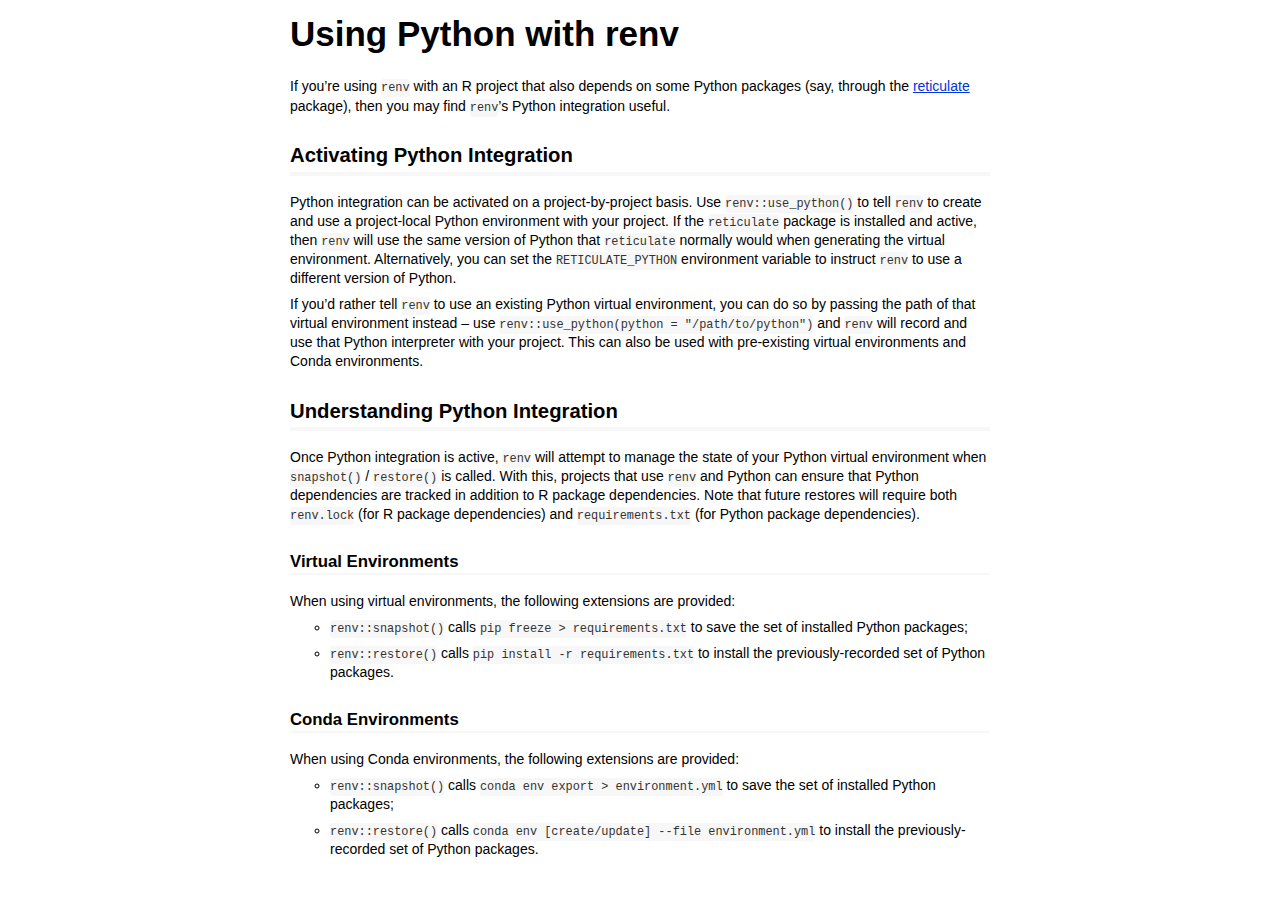
<file: renv/library/R-4.1/x86_64-apple-darwin17.0/renv/doc/python.html>
<!DOCTYPE html>

<html>

<head>

<meta charset="utf-8" />
<meta name="generator" content="pandoc" />
<meta http-equiv="X-UA-Compatible" content="IE=EDGE" />

<meta name="viewport" content="width=device-width, initial-scale=1" />



<title>Using Python with renv</title>

<script>// Pandoc 2.9 adds attributes on both header and div. We remove the former (to
// be compatible with the behavior of Pandoc < 2.8).
document.addEventListener('DOMContentLoaded', function(e) {
  var hs = document.querySelectorAll("div.section[class*='level'] > :first-child");
  var i, h, a;
  for (i = 0; i < hs.length; i++) {
    h = hs[i];
    if (!/^h[1-6]$/i.test(h.tagName)) continue;  // it should be a header h1-h6
    a = h.attributes;
    while (a.length > 0) h.removeAttribute(a[0].name);
  }
});
</script>

<style type="text/css">
  code{white-space: pre-wrap;}
  span.smallcaps{font-variant: small-caps;}
  span.underline{text-decoration: underline;}
  div.column{display: inline-block; vertical-align: top; width: 50%;}
  div.hanging-indent{margin-left: 1.5em; text-indent: -1.5em;}
  ul.task-list{list-style: none;}
    </style>






<style type="text/css">body {
background-color: #fff;
margin: 1em auto;
max-width: 700px;
overflow: visible;
padding-left: 2em;
padding-right: 2em;
font-family: "Open Sans", "Helvetica Neue", Helvetica, Arial, sans-serif;
font-size: 14px;
line-height: 1.35;
}
#TOC {
clear: both;
margin: 0 0 10px 10px;
padding: 4px;
width: 400px;
border: 1px solid #CCCCCC;
border-radius: 5px;
background-color: #f6f6f6;
font-size: 13px;
line-height: 1.3;
}
#TOC .toctitle {
font-weight: bold;
font-size: 15px;
margin-left: 5px;
}
#TOC ul {
padding-left: 40px;
margin-left: -1.5em;
margin-top: 5px;
margin-bottom: 5px;
}
#TOC ul ul {
margin-left: -2em;
}
#TOC li {
line-height: 16px;
}
table {
margin: 1em auto;
border-width: 1px;
border-color: #DDDDDD;
border-style: outset;
border-collapse: collapse;
}
table th {
border-width: 2px;
padding: 5px;
border-style: inset;
}
table td {
border-width: 1px;
border-style: inset;
line-height: 18px;
padding: 5px 5px;
}
table, table th, table td {
border-left-style: none;
border-right-style: none;
}
table thead, table tr.even {
background-color: #f7f7f7;
}
p {
margin: 0.5em 0;
}
blockquote {
background-color: #f6f6f6;
padding: 0.25em 0.75em;
}
hr {
border-style: solid;
border: none;
border-top: 1px solid #777;
margin: 28px 0;
}
dl {
margin-left: 0;
}
dl dd {
margin-bottom: 13px;
margin-left: 13px;
}
dl dt {
font-weight: bold;
}
ul {
margin-top: 0;
}
ul li {
list-style: circle outside;
}
ul ul {
margin-bottom: 0;
}
pre, code {
background-color: #f7f7f7;
border-radius: 3px;
color: #333;
white-space: pre-wrap; 
}
pre {
border-radius: 3px;
margin: 5px 0px 10px 0px;
padding: 10px;
}
pre:not([class]) {
background-color: #f7f7f7;
}
code {
font-family: Consolas, Monaco, 'Courier New', monospace;
font-size: 85%;
}
p > code, li > code {
padding: 2px 0px;
}
div.figure {
text-align: center;
}
img {
background-color: #FFFFFF;
padding: 2px;
border: 1px solid #DDDDDD;
border-radius: 3px;
border: 1px solid #CCCCCC;
margin: 0 5px;
}
h1 {
margin-top: 0;
font-size: 35px;
line-height: 40px;
}
h2 {
border-bottom: 4px solid #f7f7f7;
padding-top: 10px;
padding-bottom: 2px;
font-size: 145%;
}
h3 {
border-bottom: 2px solid #f7f7f7;
padding-top: 10px;
font-size: 120%;
}
h4 {
border-bottom: 1px solid #f7f7f7;
margin-left: 8px;
font-size: 105%;
}
h5, h6 {
border-bottom: 1px solid #ccc;
font-size: 105%;
}
a {
color: #0033dd;
text-decoration: none;
}
a:hover {
color: #6666ff; }
a:visited {
color: #800080; }
a:visited:hover {
color: #BB00BB; }
a[href^="http:"] {
text-decoration: underline; }
a[href^="https:"] {
text-decoration: underline; }

code > span.kw { color: #555; font-weight: bold; } 
code > span.dt { color: #902000; } 
code > span.dv { color: #40a070; } 
code > span.bn { color: #d14; } 
code > span.fl { color: #d14; } 
code > span.ch { color: #d14; } 
code > span.st { color: #d14; } 
code > span.co { color: #888888; font-style: italic; } 
code > span.ot { color: #007020; } 
code > span.al { color: #ff0000; font-weight: bold; } 
code > span.fu { color: #900; font-weight: bold; } 
code > span.er { color: #a61717; background-color: #e3d2d2; } 
</style>




</head>

<body>




<h1 class="title toc-ignore">Using Python with renv</h1>



<p>If you’re using <code>renv</code> with an R project that also depends
on some Python packages (say, through the <a href="https://rstudio.github.io/reticulate/">reticulate</a> package),
then you may find <code>renv</code>’s Python integration useful.</p>
<div id="activating-python-integration" class="section level2">
<h2>Activating Python Integration</h2>
<p>Python integration can be activated on a project-by-project basis.
Use <code>renv::use_python()</code> to tell <code>renv</code> to create
and use a project-local Python environment with your project. If the
<code>reticulate</code> package is installed and active, then
<code>renv</code> will use the same version of Python that
<code>reticulate</code> normally would when generating the virtual
environment. Alternatively, you can set the
<code>RETICULATE_PYTHON</code> environment variable to instruct
<code>renv</code> to use a different version of Python.</p>
<p>If you’d rather tell <code>renv</code> to use an existing Python
virtual environment, you can do so by passing the path of that virtual
environment instead – use
<code>renv::use_python(python = &quot;/path/to/python&quot;)</code> and
<code>renv</code> will record and use that Python interpreter with your
project. This can also be used with pre-existing virtual environments
and Conda environments.</p>
</div>
<div id="understanding-python-integration" class="section level2">
<h2>Understanding Python Integration</h2>
<p>Once Python integration is active, <code>renv</code> will attempt to
manage the state of your Python virtual environment when
<code>snapshot()</code> / <code>restore()</code> is called. With this,
projects that use <code>renv</code> and Python can ensure that Python
dependencies are tracked in addition to R package dependencies. Note
that future restores will require both <code>renv.lock</code> (for R
package dependencies) and <code>requirements.txt</code> (for Python
package dependencies).</p>
<div id="virtual-environments" class="section level3">
<h3>Virtual Environments</h3>
<p>When using virtual environments, the following extensions are
provided:</p>
<ul>
<li><p><code>renv::snapshot()</code> calls
<code>pip freeze &gt; requirements.txt</code> to save the set of
installed Python packages;</p></li>
<li><p><code>renv::restore()</code> calls
<code>pip install -r requirements.txt</code> to install the
previously-recorded set of Python packages.</p></li>
</ul>
</div>
<div id="conda-environments" class="section level3">
<h3>Conda Environments</h3>
<p>When using Conda environments, the following extensions are
provided:</p>
<ul>
<li><p><code>renv::snapshot()</code> calls
<code>conda env export &gt; environment.yml</code> to save the set of
installed Python packages;</p></li>
<li><p><code>renv::restore()</code> calls
<code>conda env [create/update] --file environment.yml</code> to install
the previously-recorded set of Python packages.</p></li>
</ul>
</div>
</div>



<!-- code folding -->


<!-- dynamically load mathjax for compatibility with self-contained -->
<script>
  (function () {
    var script = document.createElement("script");
    script.type = "text/javascript";
    script.src  = "https://mathjax.rstudio.com/latest/MathJax.js?config=TeX-AMS-MML_HTMLorMML";
    document.getElementsByTagName("head")[0].appendChild(script);
  })();
</script>

</body>
</html>
</file>
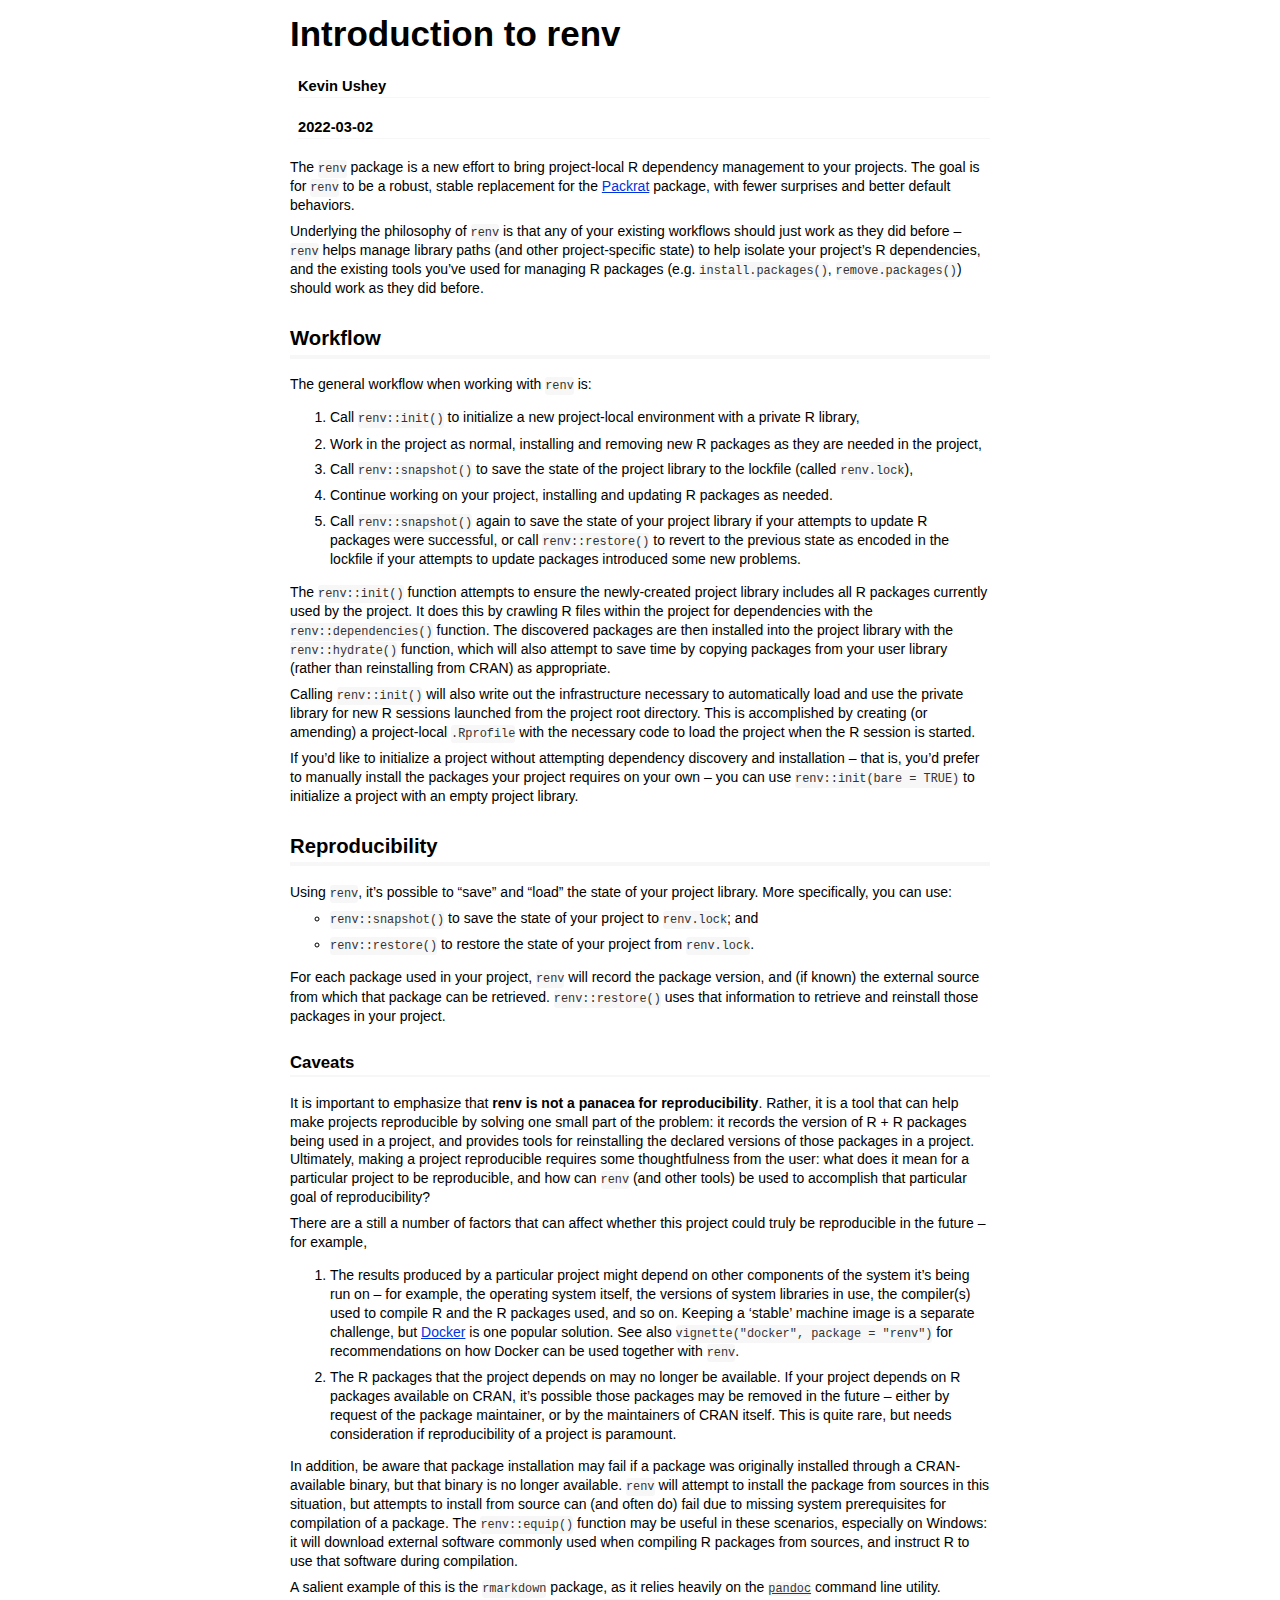
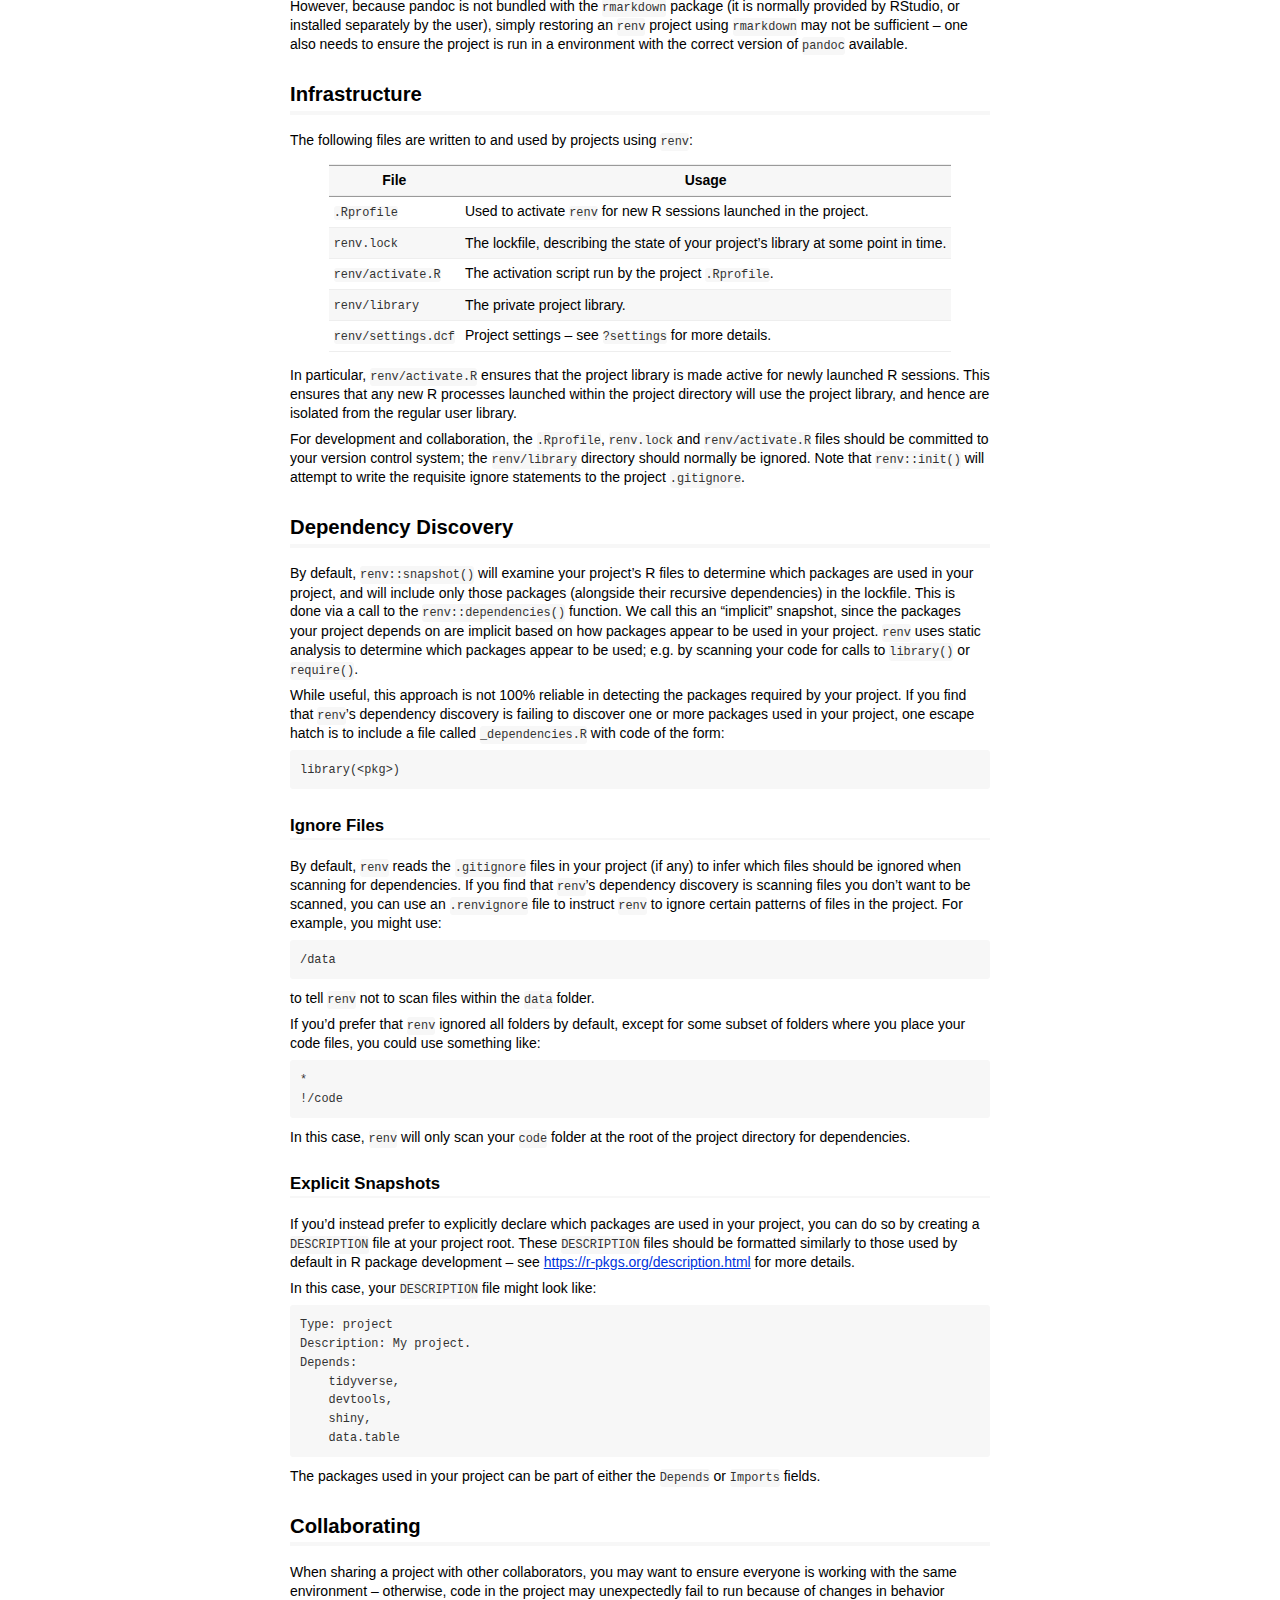
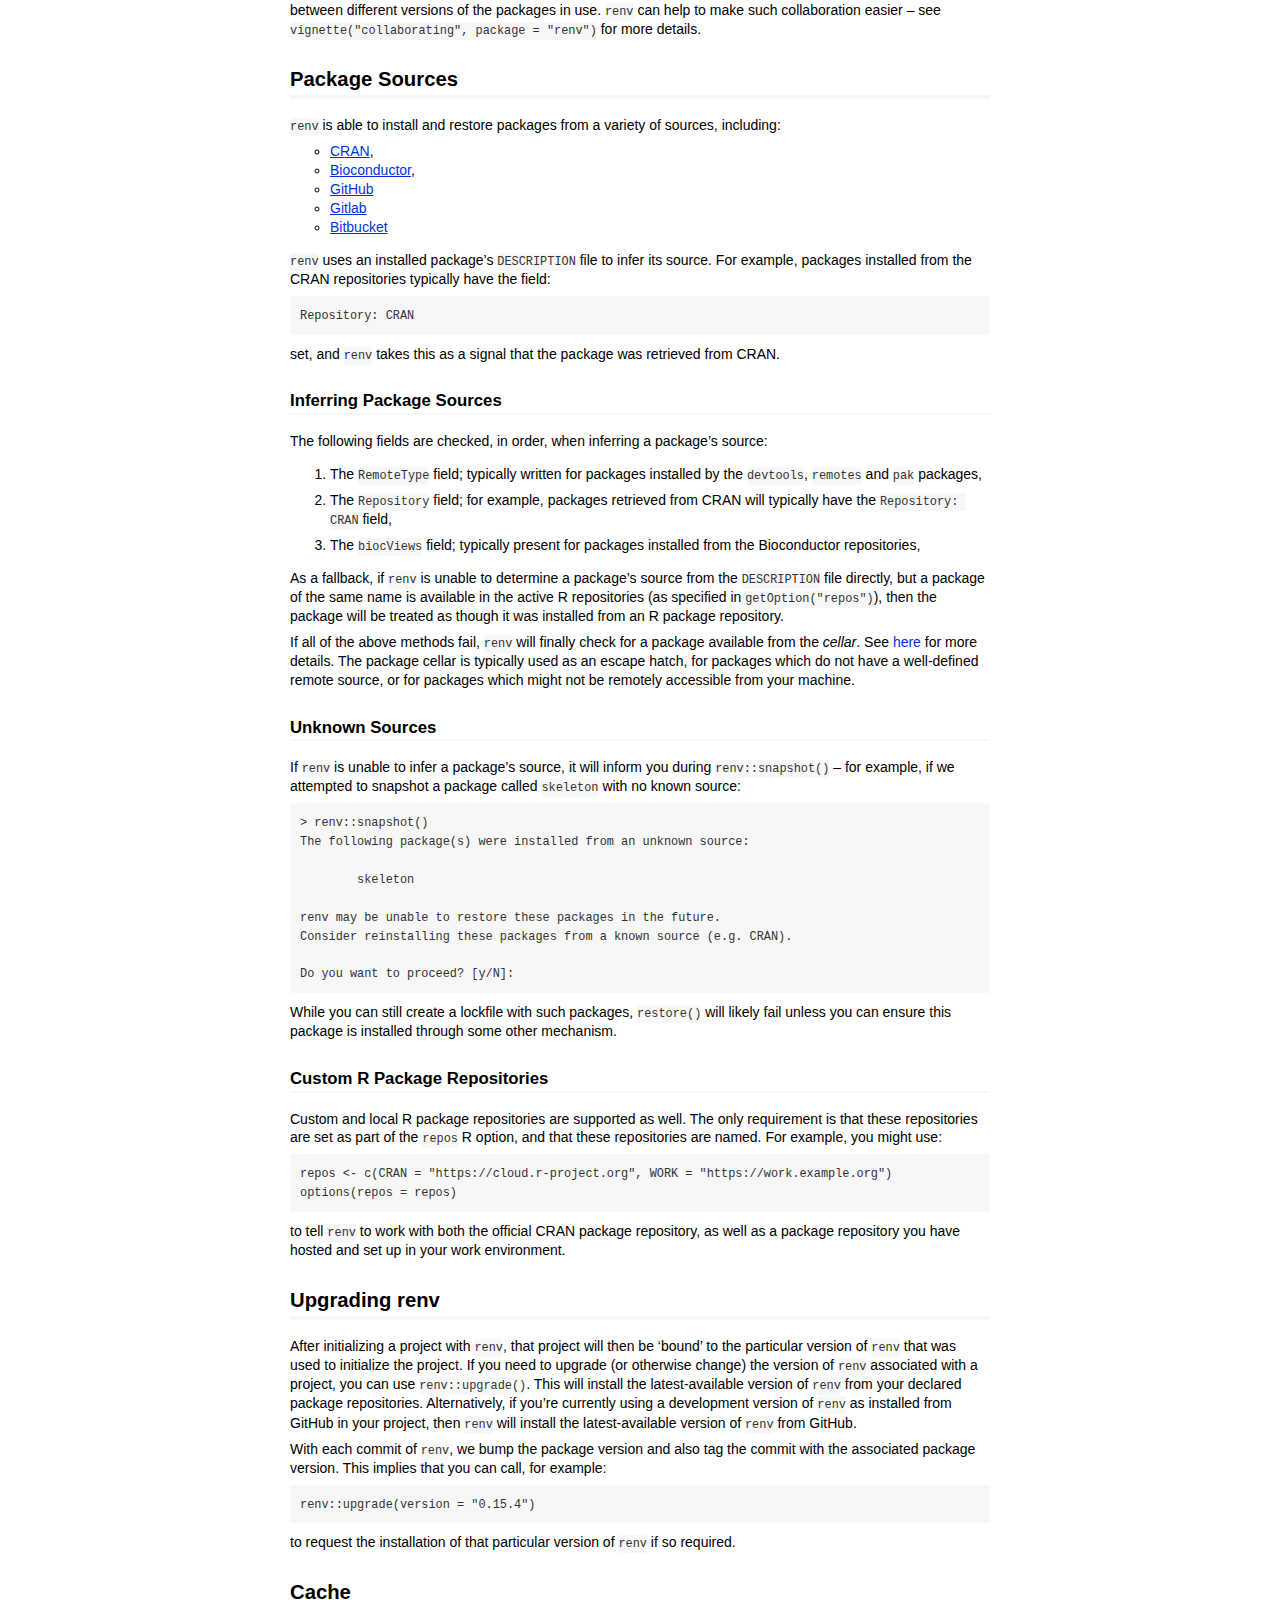
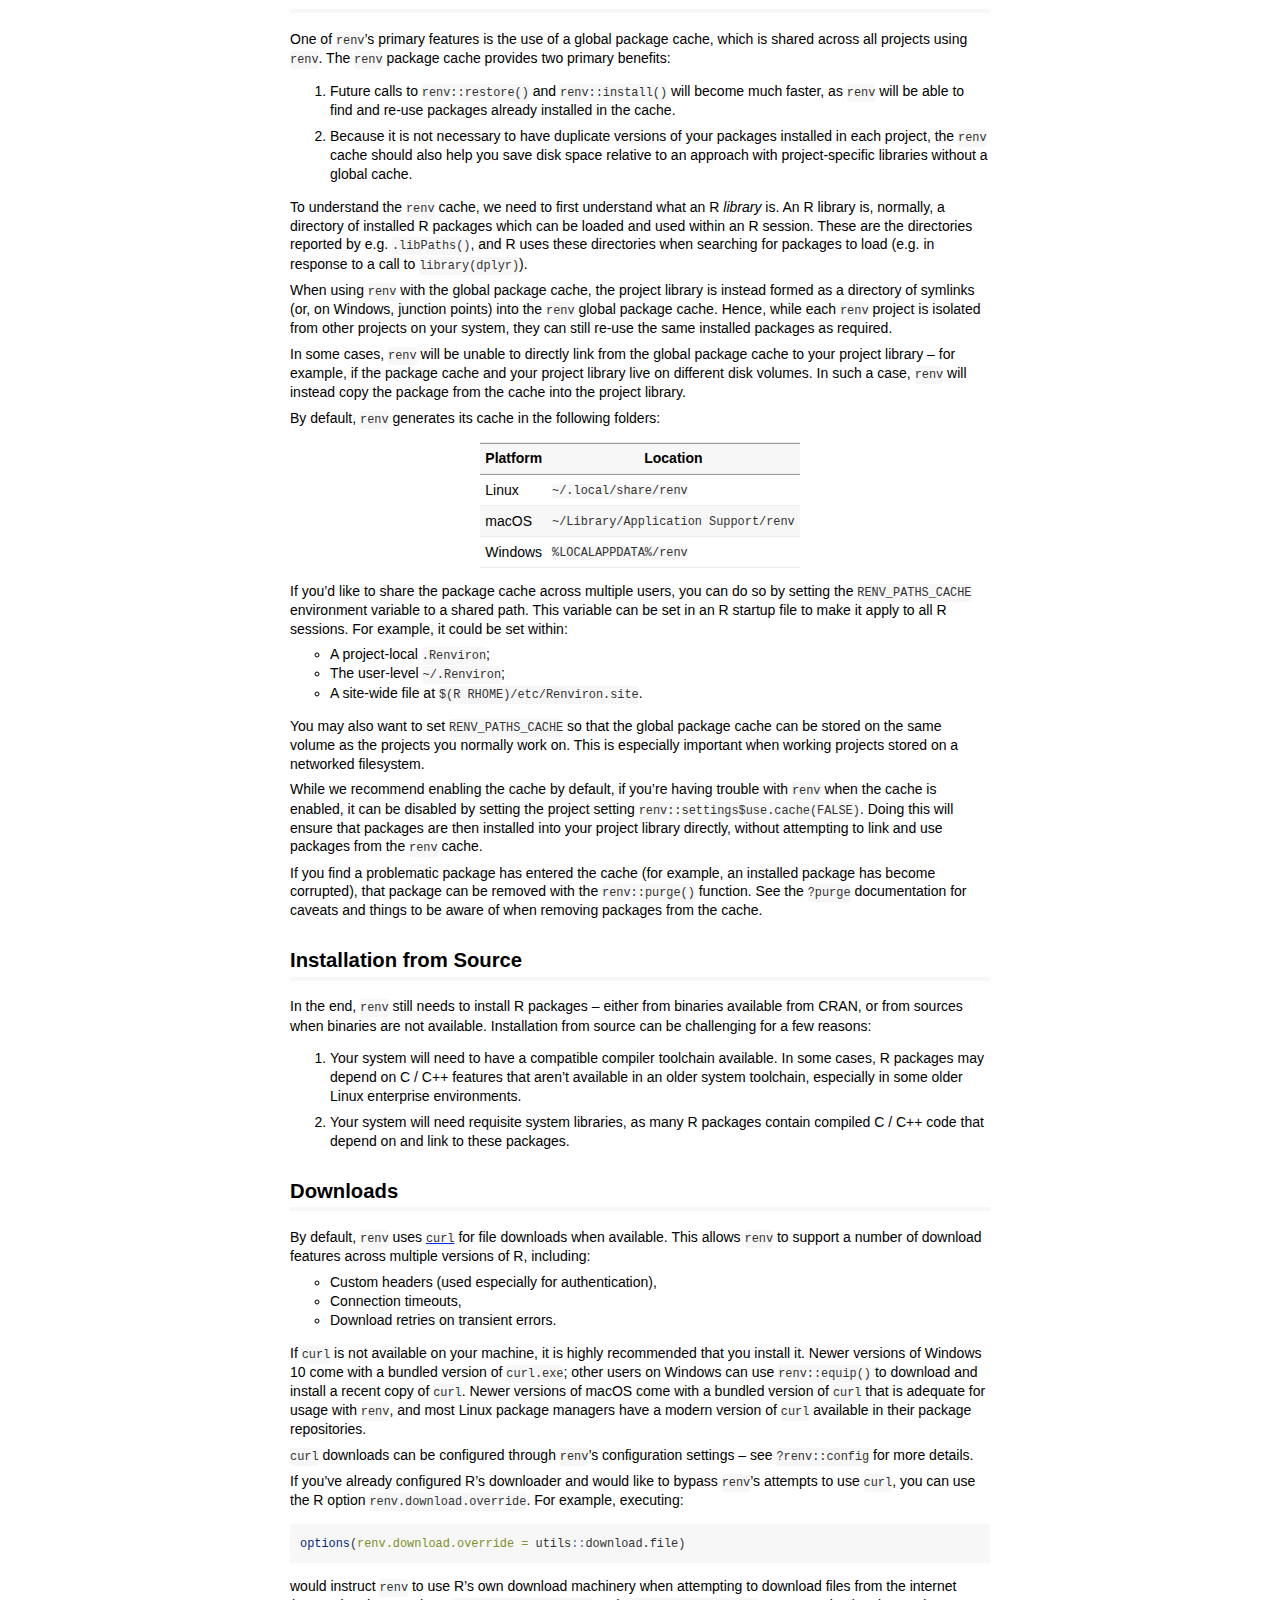
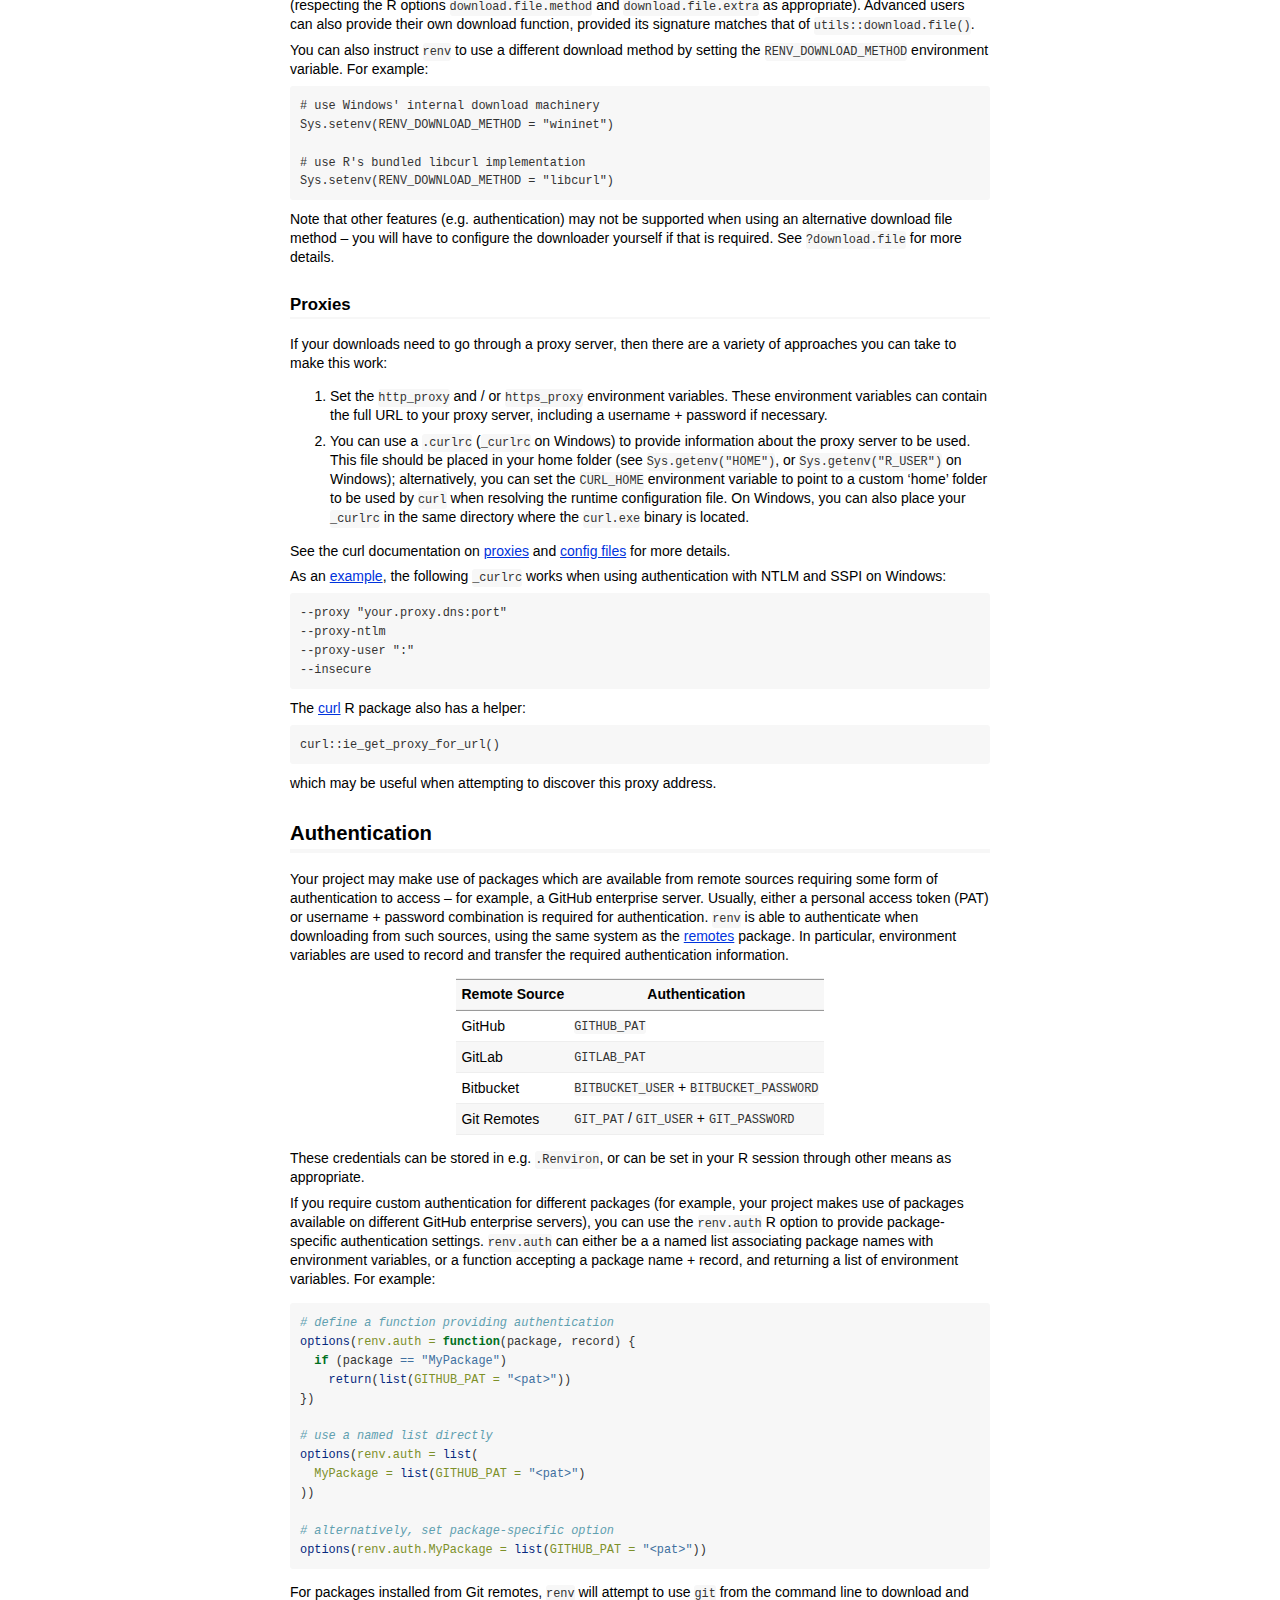
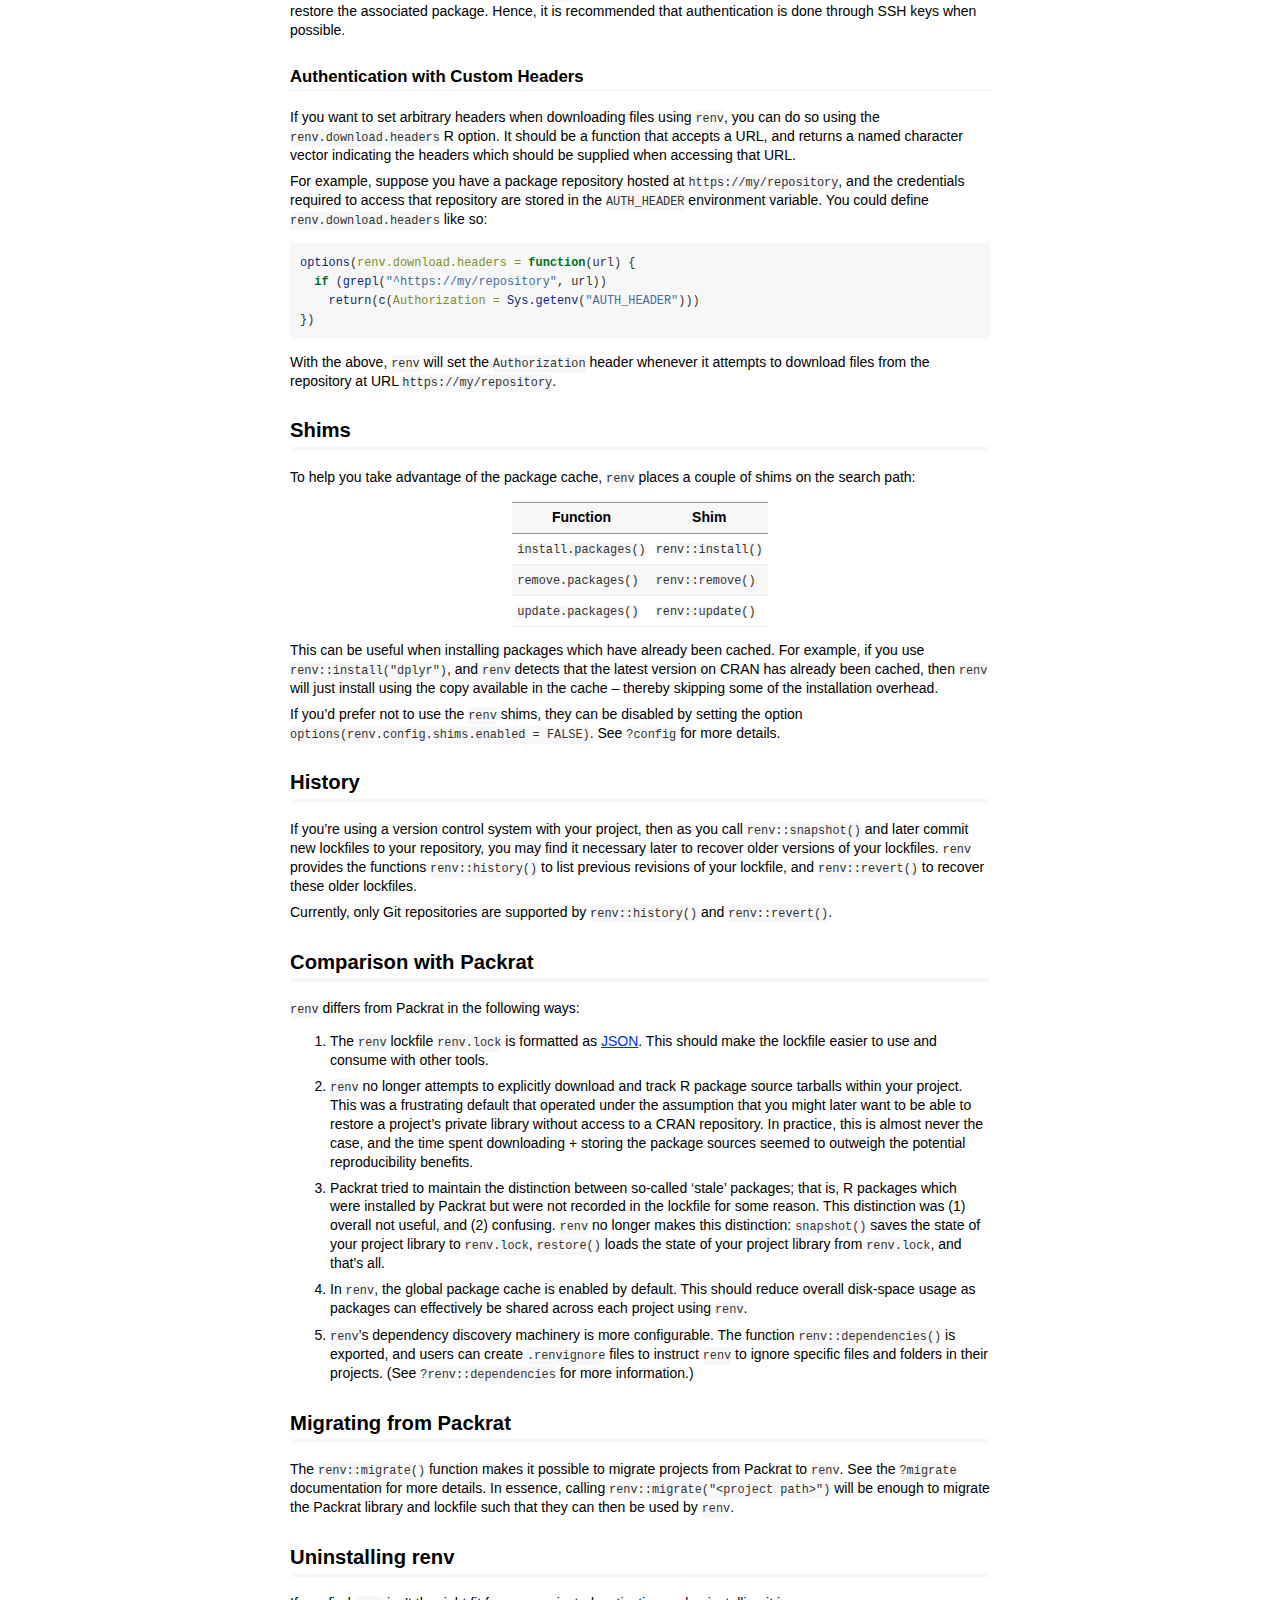
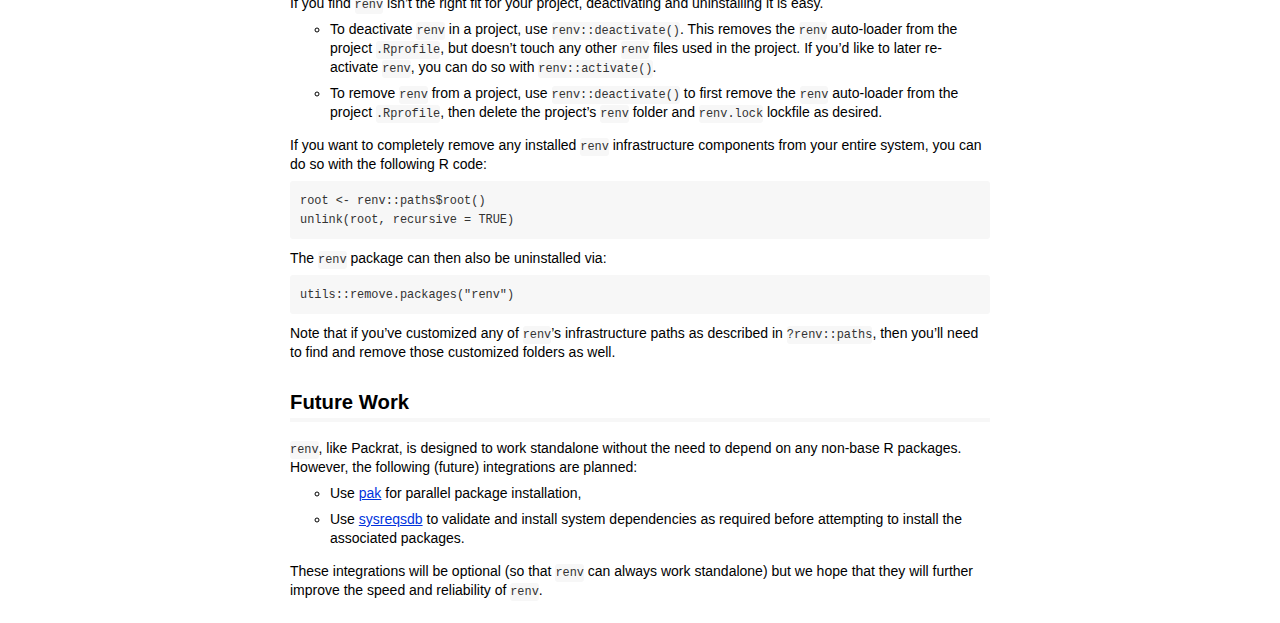
<file: renv/library/R-4.1/x86_64-apple-darwin17.0/renv/doc/renv.html>
<!DOCTYPE html>

<html>

<head>

<meta charset="utf-8" />
<meta name="generator" content="pandoc" />
<meta http-equiv="X-UA-Compatible" content="IE=EDGE" />

<meta name="viewport" content="width=device-width, initial-scale=1" />

<meta name="author" content="Kevin Ushey" />

<meta name="date" content="2022-03-02" />

<title>Introduction to renv</title>

<script>// Pandoc 2.9 adds attributes on both header and div. We remove the former (to
// be compatible with the behavior of Pandoc < 2.8).
document.addEventListener('DOMContentLoaded', function(e) {
  var hs = document.querySelectorAll("div.section[class*='level'] > :first-child");
  var i, h, a;
  for (i = 0; i < hs.length; i++) {
    h = hs[i];
    if (!/^h[1-6]$/i.test(h.tagName)) continue;  // it should be a header h1-h6
    a = h.attributes;
    while (a.length > 0) h.removeAttribute(a[0].name);
  }
});
</script>

<style type="text/css">
  code{white-space: pre-wrap;}
  span.smallcaps{font-variant: small-caps;}
  span.underline{text-decoration: underline;}
  div.column{display: inline-block; vertical-align: top; width: 50%;}
  div.hanging-indent{margin-left: 1.5em; text-indent: -1.5em;}
  ul.task-list{list-style: none;}
    </style>


<style type="text/css">
  code {
    white-space: pre;
  }
  .sourceCode {
    overflow: visible;
  }
</style>
<style type="text/css" data-origin="pandoc">
pre > code.sourceCode { white-space: pre; position: relative; }
pre > code.sourceCode > span { display: inline-block; line-height: 1.25; }
pre > code.sourceCode > span:empty { height: 1.2em; }
.sourceCode { overflow: visible; }
code.sourceCode > span { color: inherit; text-decoration: inherit; }
div.sourceCode { margin: 1em 0; }
pre.sourceCode { margin: 0; }
@media screen {
div.sourceCode { overflow: auto; }
}
@media print {
pre > code.sourceCode { white-space: pre-wrap; }
pre > code.sourceCode > span { text-indent: -5em; padding-left: 5em; }
}
pre.numberSource code
  { counter-reset: source-line 0; }
pre.numberSource code > span
  { position: relative; left: -4em; counter-increment: source-line; }
pre.numberSource code > span > a:first-child::before
  { content: counter(source-line);
    position: relative; left: -1em; text-align: right; vertical-align: baseline;
    border: none; display: inline-block;
    -webkit-touch-callout: none; -webkit-user-select: none;
    -khtml-user-select: none; -moz-user-select: none;
    -ms-user-select: none; user-select: none;
    padding: 0 4px; width: 4em;
    color: #aaaaaa;
  }
pre.numberSource { margin-left: 3em; border-left: 1px solid #aaaaaa;  padding-left: 4px; }
div.sourceCode
  {   }
@media screen {
pre > code.sourceCode > span > a:first-child::before { text-decoration: underline; }
}
code span.al { color: #ff0000; font-weight: bold; } /* Alert */
code span.an { color: #60a0b0; font-weight: bold; font-style: italic; } /* Annotation */
code span.at { color: #7d9029; } /* Attribute */
code span.bn { color: #40a070; } /* BaseN */
code span.bu { } /* BuiltIn */
code span.cf { color: #007020; font-weight: bold; } /* ControlFlow */
code span.ch { color: #4070a0; } /* Char */
code span.cn { color: #880000; } /* Constant */
code span.co { color: #60a0b0; font-style: italic; } /* Comment */
code span.cv { color: #60a0b0; font-weight: bold; font-style: italic; } /* CommentVar */
code span.do { color: #ba2121; font-style: italic; } /* Documentation */
code span.dt { color: #902000; } /* DataType */
code span.dv { color: #40a070; } /* DecVal */
code span.er { color: #ff0000; font-weight: bold; } /* Error */
code span.ex { } /* Extension */
code span.fl { color: #40a070; } /* Float */
code span.fu { color: #06287e; } /* Function */
code span.im { } /* Import */
code span.in { color: #60a0b0; font-weight: bold; font-style: italic; } /* Information */
code span.kw { color: #007020; font-weight: bold; } /* Keyword */
code span.op { color: #666666; } /* Operator */
code span.ot { color: #007020; } /* Other */
code span.pp { color: #bc7a00; } /* Preprocessor */
code span.sc { color: #4070a0; } /* SpecialChar */
code span.ss { color: #bb6688; } /* SpecialString */
code span.st { color: #4070a0; } /* String */
code span.va { color: #19177c; } /* Variable */
code span.vs { color: #4070a0; } /* VerbatimString */
code span.wa { color: #60a0b0; font-weight: bold; font-style: italic; } /* Warning */

</style>
<script>
// apply pandoc div.sourceCode style to pre.sourceCode instead
(function() {
  var sheets = document.styleSheets;
  for (var i = 0; i < sheets.length; i++) {
    if (sheets[i].ownerNode.dataset["origin"] !== "pandoc") continue;
    try { var rules = sheets[i].cssRules; } catch (e) { continue; }
    for (var j = 0; j < rules.length; j++) {
      var rule = rules[j];
      // check if there is a div.sourceCode rule
      if (rule.type !== rule.STYLE_RULE || rule.selectorText !== "div.sourceCode") continue;
      var style = rule.style.cssText;
      // check if color or background-color is set
      if (rule.style.color === '' && rule.style.backgroundColor === '') continue;
      // replace div.sourceCode by a pre.sourceCode rule
      sheets[i].deleteRule(j);
      sheets[i].insertRule('pre.sourceCode{' + style + '}', j);
    }
  }
})();
</script>




<style type="text/css">body {
background-color: #fff;
margin: 1em auto;
max-width: 700px;
overflow: visible;
padding-left: 2em;
padding-right: 2em;
font-family: "Open Sans", "Helvetica Neue", Helvetica, Arial, sans-serif;
font-size: 14px;
line-height: 1.35;
}
#TOC {
clear: both;
margin: 0 0 10px 10px;
padding: 4px;
width: 400px;
border: 1px solid #CCCCCC;
border-radius: 5px;
background-color: #f6f6f6;
font-size: 13px;
line-height: 1.3;
}
#TOC .toctitle {
font-weight: bold;
font-size: 15px;
margin-left: 5px;
}
#TOC ul {
padding-left: 40px;
margin-left: -1.5em;
margin-top: 5px;
margin-bottom: 5px;
}
#TOC ul ul {
margin-left: -2em;
}
#TOC li {
line-height: 16px;
}
table {
margin: 1em auto;
border-width: 1px;
border-color: #DDDDDD;
border-style: outset;
border-collapse: collapse;
}
table th {
border-width: 2px;
padding: 5px;
border-style: inset;
}
table td {
border-width: 1px;
border-style: inset;
line-height: 18px;
padding: 5px 5px;
}
table, table th, table td {
border-left-style: none;
border-right-style: none;
}
table thead, table tr.even {
background-color: #f7f7f7;
}
p {
margin: 0.5em 0;
}
blockquote {
background-color: #f6f6f6;
padding: 0.25em 0.75em;
}
hr {
border-style: solid;
border: none;
border-top: 1px solid #777;
margin: 28px 0;
}
dl {
margin-left: 0;
}
dl dd {
margin-bottom: 13px;
margin-left: 13px;
}
dl dt {
font-weight: bold;
}
ul {
margin-top: 0;
}
ul li {
list-style: circle outside;
}
ul ul {
margin-bottom: 0;
}
pre, code {
background-color: #f7f7f7;
border-radius: 3px;
color: #333;
white-space: pre-wrap; 
}
pre {
border-radius: 3px;
margin: 5px 0px 10px 0px;
padding: 10px;
}
pre:not([class]) {
background-color: #f7f7f7;
}
code {
font-family: Consolas, Monaco, 'Courier New', monospace;
font-size: 85%;
}
p > code, li > code {
padding: 2px 0px;
}
div.figure {
text-align: center;
}
img {
background-color: #FFFFFF;
padding: 2px;
border: 1px solid #DDDDDD;
border-radius: 3px;
border: 1px solid #CCCCCC;
margin: 0 5px;
}
h1 {
margin-top: 0;
font-size: 35px;
line-height: 40px;
}
h2 {
border-bottom: 4px solid #f7f7f7;
padding-top: 10px;
padding-bottom: 2px;
font-size: 145%;
}
h3 {
border-bottom: 2px solid #f7f7f7;
padding-top: 10px;
font-size: 120%;
}
h4 {
border-bottom: 1px solid #f7f7f7;
margin-left: 8px;
font-size: 105%;
}
h5, h6 {
border-bottom: 1px solid #ccc;
font-size: 105%;
}
a {
color: #0033dd;
text-decoration: none;
}
a:hover {
color: #6666ff; }
a:visited {
color: #800080; }
a:visited:hover {
color: #BB00BB; }
a[href^="http:"] {
text-decoration: underline; }
a[href^="https:"] {
text-decoration: underline; }

code > span.kw { color: #555; font-weight: bold; } 
code > span.dt { color: #902000; } 
code > span.dv { color: #40a070; } 
code > span.bn { color: #d14; } 
code > span.fl { color: #d14; } 
code > span.ch { color: #d14; } 
code > span.st { color: #d14; } 
code > span.co { color: #888888; font-style: italic; } 
code > span.ot { color: #007020; } 
code > span.al { color: #ff0000; font-weight: bold; } 
code > span.fu { color: #900; font-weight: bold; } 
code > span.er { color: #a61717; background-color: #e3d2d2; } 
</style>




</head>

<body>




<h1 class="title toc-ignore">Introduction to renv</h1>
<h4 class="author">Kevin Ushey</h4>
<h4 class="date">2022-03-02</h4>



<p>The <code>renv</code> package is a new effort to bring project-local R dependency management to your projects. The goal is for <code>renv</code> to be a robust, stable replacement for the <a href="https://rstudio.github.io/packrat/">Packrat</a> package, with fewer surprises and better default behaviors.</p>
<p>Underlying the philosophy of <code>renv</code> is that any of your existing workflows should just work as they did before – <code>renv</code> helps manage library paths (and other project-specific state) to help isolate your project’s R dependencies, and the existing tools you’ve used for managing R packages (e.g. <code>install.packages()</code>, <code>remove.packages()</code>) should work as they did before.</p>
<div id="workflow" class="section level2">
<h2>Workflow</h2>
<p>The general workflow when working with <code>renv</code> is:</p>
<ol style="list-style-type: decimal">
<li><p>Call <code>renv::init()</code> to initialize a new project-local environment with a private R library,</p></li>
<li><p>Work in the project as normal, installing and removing new R packages as they are needed in the project,</p></li>
<li><p>Call <code>renv::snapshot()</code> to save the state of the project library to the lockfile (called <code>renv.lock</code>),</p></li>
<li><p>Continue working on your project, installing and updating R packages as needed.</p></li>
<li><p>Call <code>renv::snapshot()</code> again to save the state of your project library if your attempts to update R packages were successful, or call <code>renv::restore()</code> to revert to the previous state as encoded in the lockfile if your attempts to update packages introduced some new problems.</p></li>
</ol>
<p>The <code>renv::init()</code> function attempts to ensure the newly-created project library includes all R packages currently used by the project. It does this by crawling R files within the project for dependencies with the <code>renv::dependencies()</code> function. The discovered packages are then installed into the project library with the <code>renv::hydrate()</code> function, which will also attempt to save time by copying packages from your user library (rather than reinstalling from CRAN) as appropriate.</p>
<p>Calling <code>renv::init()</code> will also write out the infrastructure necessary to automatically load and use the private library for new R sessions launched from the project root directory. This is accomplished by creating (or amending) a project-local <code>.Rprofile</code> with the necessary code to load the project when the R session is started.</p>
<p>If you’d like to initialize a project without attempting dependency discovery and installation – that is, you’d prefer to manually install the packages your project requires on your own – you can use <code>renv::init(bare = TRUE)</code> to initialize a project with an empty project library.</p>
</div>
<div id="reproducibility" class="section level2">
<h2>Reproducibility</h2>
<p>Using <code>renv</code>, it’s possible to “save” and “load” the state of your project library. More specifically, you can use:</p>
<ul>
<li><p><code>renv::snapshot()</code> to save the state of your project to <code>renv.lock</code>; and</p></li>
<li><p><code>renv::restore()</code> to restore the state of your project from <code>renv.lock</code>.</p></li>
</ul>
<p>For each package used in your project, <code>renv</code> will record the package version, and (if known) the external source from which that package can be retrieved. <code>renv::restore()</code> uses that information to retrieve and reinstall those packages in your project.</p>
<div id="caveats" class="section level3">
<h3>Caveats</h3>
<p>It is important to emphasize that <strong>renv is not a panacea for reproducibility</strong>. Rather, it is a tool that can help make projects reproducible by solving one small part of the problem: it records the version of R + R packages being used in a project, and provides tools for reinstalling the declared versions of those packages in a project. Ultimately, making a project reproducible requires some thoughtfulness from the user: what does it mean for a particular project to be reproducible, and how can <code>renv</code> (and other tools) be used to accomplish that particular goal of reproducibility?</p>
<p>There are a still a number of factors that can affect whether this project could truly be reproducible in the future – for example,</p>
<ol style="list-style-type: decimal">
<li><p>The results produced by a particular project might depend on other components of the system it’s being run on – for example, the operating system itself, the versions of system libraries in use, the compiler(s) used to compile R and the R packages used, and so on. Keeping a ‘stable’ machine image is a separate challenge, but <a href="https://www.docker.com/">Docker</a> is one popular solution. See also <code>vignette(&quot;docker&quot;, package = &quot;renv&quot;)</code> for recommendations on how Docker can be used together with <code>renv</code>.</p></li>
<li><p>The R packages that the project depends on may no longer be available. If your project depends on R packages available on CRAN, it’s possible those packages may be removed in the future – either by request of the package maintainer, or by the maintainers of CRAN itself. This is quite rare, but needs consideration if reproducibility of a project is paramount.</p></li>
</ol>
<p>In addition, be aware that package installation may fail if a package was originally installed through a CRAN-available binary, but that binary is no longer available. <code>renv</code> will attempt to install the package from sources in this situation, but attempts to install from source can (and often do) fail due to missing system prerequisites for compilation of a package. The <code>renv::equip()</code> function may be useful in these scenarios, especially on Windows: it will download external software commonly used when compiling R packages from sources, and instruct R to use that software during compilation.</p>
<p>A salient example of this is the <code>rmarkdown</code> package, as it relies heavily on the <a href="https://pandoc.org/"><code>pandoc</code></a> command line utility. However, because pandoc is not bundled with the <code>rmarkdown</code> package (it is normally provided by RStudio, or installed separately by the user), simply restoring an <code>renv</code> project using <code>rmarkdown</code> may not be sufficient – one also needs to ensure the project is run in a environment with the correct version of <code>pandoc</code> available.</p>
</div>
</div>
<div id="infrastructure" class="section level2">
<h2>Infrastructure</h2>
<p>The following files are written to and used by projects using <code>renv</code>:</p>
<table>
<thead>
<tr class="header">
<th><strong>File</strong></th>
<th><strong>Usage</strong></th>
</tr>
</thead>
<tbody>
<tr class="odd">
<td><code>.Rprofile</code></td>
<td>Used to activate <code>renv</code> for new R sessions launched in the project.</td>
</tr>
<tr class="even">
<td><code>renv.lock</code></td>
<td>The lockfile, describing the state of your project’s library at some point in time.</td>
</tr>
<tr class="odd">
<td><code>renv/activate.R</code></td>
<td>The activation script run by the project <code>.Rprofile</code>.</td>
</tr>
<tr class="even">
<td><code>renv/library</code></td>
<td>The private project library.</td>
</tr>
<tr class="odd">
<td><code>renv/settings.dcf</code></td>
<td>Project settings – see <code>?settings</code> for more details.</td>
</tr>
</tbody>
</table>
<p>In particular, <code>renv/activate.R</code> ensures that the project library is made active for newly launched R sessions. This ensures that any new R processes launched within the project directory will use the project library, and hence are isolated from the regular user library.</p>
<p>For development and collaboration, the <code>.Rprofile</code>, <code>renv.lock</code> and <code>renv/activate.R</code> files should be committed to your version control system; the <code>renv/library</code> directory should normally be ignored. Note that <code>renv::init()</code> will attempt to write the requisite ignore statements to the project <code>.gitignore</code>.</p>
</div>
<div id="dependency-discovery" class="section level2">
<h2>Dependency Discovery</h2>
<p>By default, <code>renv::snapshot()</code> will examine your project’s R files to determine which packages are used in your project, and will include only those packages (alongside their recursive dependencies) in the lockfile. This is done via a call to the <code>renv::dependencies()</code> function. We call this an “implicit” snapshot, since the packages your project depends on are implicit based on how packages appear to be used in your project. <code>renv</code> uses static analysis to determine which packages appear to be used; e.g. by scanning your code for calls to <code>library()</code> or <code>require()</code>.</p>
<p>While useful, this approach is not 100% reliable in detecting the packages required by your project. If you find that <code>renv</code>’s dependency discovery is failing to discover one or more packages used in your project, one escape hatch is to include a file called <code>_dependencies.R</code> with code of the form:</p>
<pre><code>library(&lt;pkg&gt;)</code></pre>
<div id="ignore-files" class="section level3">
<h3>Ignore Files</h3>
<p>By default, <code>renv</code> reads the <code>.gitignore</code> files in your project (if any) to infer which files should be ignored when scanning for dependencies. If you find that <code>renv</code>’s dependency discovery is scanning files you don’t want to be scanned, you can use an <code>.renvignore</code> file to instruct <code>renv</code> to ignore certain patterns of files in the project. For example, you might use:</p>
<pre><code>/data</code></pre>
<p>to tell <code>renv</code> not to scan files within the <code>data</code> folder.</p>
<p>If you’d prefer that <code>renv</code> ignored all folders by default, except for some subset of folders where you place your code files, you could use something like:</p>
<pre><code>*
!/code</code></pre>
<p>In this case, <code>renv</code> will only scan your <code>code</code> folder at the root of the project directory for dependencies.</p>
</div>
<div id="explicit-snapshots" class="section level3">
<h3>Explicit Snapshots</h3>
<p>If you’d instead prefer to explicitly declare which packages are used in your project, you can do so by creating a <code>DESCRIPTION</code> file at your project root. These <code>DESCRIPTION</code> files should be formatted similarly to those used by default in R package development – see <a href="https://r-pkgs.org/description.html" class="uri">https://r-pkgs.org/description.html</a> for more details.</p>
<p>In this case, your <code>DESCRIPTION</code> file might look like:</p>
<pre><code>Type: project
Description: My project.
Depends:
    tidyverse,
    devtools,
    shiny,
    data.table</code></pre>
<p>The packages used in your project can be part of either the <code>Depends</code> or <code>Imports</code> fields.</p>
</div>
</div>
<div id="collaborating" class="section level2">
<h2>Collaborating</h2>
<p>When sharing a project with other collaborators, you may want to ensure everyone is working with the same environment – otherwise, code in the project may unexpectedly fail to run because of changes in behavior between different versions of the packages in use. <code>renv</code> can help to make such collaboration easier – see <code>vignette(&quot;collaborating&quot;, package = &quot;renv&quot;)</code> for more details.</p>
</div>
<div id="package-sources" class="section level2">
<h2>Package Sources</h2>
<p><code>renv</code> is able to install and restore packages from a variety of sources, including:</p>
<ul>
<li><a href="https://cran.r-project.org/">CRAN</a>,</li>
<li><a href="https://www.bioconductor.org/">Bioconductor</a>,</li>
<li><a href="https://github.com/">GitHub</a></li>
<li><a href="https://about.gitlab.com/">Gitlab</a></li>
<li><a href="https://bitbucket.org/">Bitbucket</a></li>
</ul>
<p><code>renv</code> uses an installed package’s <code>DESCRIPTION</code> file to infer its source. For example, packages installed from the CRAN repositories typically have the field:</p>
<pre><code>Repository: CRAN</code></pre>
<p>set, and <code>renv</code> takes this as a signal that the package was retrieved from CRAN.</p>
<div id="inferring-package-sources" class="section level3">
<h3>Inferring Package Sources</h3>
<p>The following fields are checked, in order, when inferring a package’s source:</p>
<ol style="list-style-type: decimal">
<li><p>The <code>RemoteType</code> field; typically written for packages installed by the <code>devtools</code>, <code>remotes</code> and <code>pak</code> packages,</p></li>
<li><p>The <code>Repository</code> field; for example, packages retrieved from CRAN will typically have the <code>Repository: CRAN</code> field,</p></li>
<li><p>The <code>biocViews</code> field; typically present for packages installed from the Bioconductor repositories,</p></li>
</ol>
<p>As a fallback, if <code>renv</code> is unable to determine a package’s source from the <code>DESCRIPTION</code> file directly, but a package of the same name is available in the active R repositories (as specified in <code>getOption(&quot;repos&quot;)</code>), then the package will be treated as though it was installed from an R package repository.</p>
<p>If all of the above methods fail, <code>renv</code> will finally check for a package available from the <em>cellar</em>. See <a href="cellar.html">here</a> for more details. The package cellar is typically used as an escape hatch, for packages which do not have a well-defined remote source, or for packages which might not be remotely accessible from your machine.</p>
</div>
<div id="unknown-sources" class="section level3">
<h3>Unknown Sources</h3>
<p>If <code>renv</code> is unable to infer a package’s source, it will inform you during <code>renv::snapshot()</code> – for example, if we attempted to snapshot a package called <code>skeleton</code> with no known source:</p>
<pre><code>&gt; renv::snapshot()
The following package(s) were installed from an unknown source:

        skeleton

renv may be unable to restore these packages in the future.
Consider reinstalling these packages from a known source (e.g. CRAN).

Do you want to proceed? [y/N]:</code></pre>
<p>While you can still create a lockfile with such packages, <code>restore()</code> will likely fail unless you can ensure this package is installed through some other mechanism.</p>
</div>
<div id="custom-r-package-repositories" class="section level3">
<h3>Custom R Package Repositories</h3>
<p>Custom and local R package repositories are supported as well. The only requirement is that these repositories are set as part of the <code>repos</code> R option, and that these repositories are named. For example, you might use:</p>
<pre><code>repos &lt;- c(CRAN = &quot;https://cloud.r-project.org&quot;, WORK = &quot;https://work.example.org&quot;)
options(repos = repos)</code></pre>
<p>to tell <code>renv</code> to work with both the official CRAN package repository, as well as a package repository you have hosted and set up in your work environment.</p>
</div>
</div>
<div id="upgrading-renv" class="section level2">
<h2>Upgrading renv</h2>
<p>After initializing a project with <code>renv</code>, that project will then be ‘bound’ to the particular version of <code>renv</code> that was used to initialize the project. If you need to upgrade (or otherwise change) the version of <code>renv</code> associated with a project, you can use <code>renv::upgrade()</code>. This will install the latest-available version of <code>renv</code> from your declared package repositories. Alternatively, if you’re currently using a development version of <code>renv</code> as installed from GitHub in your project, then <code>renv</code> will install the latest-available version of <code>renv</code> from GitHub.</p>
<p>With each commit of <code>renv</code>, we bump the package version and also tag the commit with the associated package version. This implies that you can call, for example:</p>
<pre><code>renv::upgrade(version = &quot;0.15.4&quot;)</code></pre>
<p>to request the installation of that particular version of <code>renv</code> if so required.</p>
</div>
<div id="cache" class="section level2">
<h2>Cache</h2>
<p>One of <code>renv</code>’s primary features is the use of a global package cache, which is shared across all projects using <code>renv</code>. The <code>renv</code> package cache provides two primary benefits:</p>
<ol style="list-style-type: decimal">
<li><p>Future calls to <code>renv::restore()</code> and <code>renv::install()</code> will become much faster, as <code>renv</code> will be able to find and re-use packages already installed in the cache.</p></li>
<li><p>Because it is not necessary to have duplicate versions of your packages installed in each project, the <code>renv</code> cache should also help you save disk space relative to an approach with project-specific libraries without a global cache.</p></li>
</ol>
<p>To understand the <code>renv</code> cache, we need to first understand what an R <em>library</em> is. An R library is, normally, a directory of installed R packages which can be loaded and used within an R session. These are the directories reported by e.g. <code>.libPaths()</code>, and R uses these directories when searching for packages to load (e.g. in response to a call to <code>library(dplyr)</code>).</p>
<p>When using <code>renv</code> with the global package cache, the project library is instead formed as a directory of symlinks (or, on Windows, junction points) into the <code>renv</code> global package cache. Hence, while each <code>renv</code> project is isolated from other projects on your system, they can still re-use the same installed packages as required.</p>
<p>In some cases, <code>renv</code> will be unable to directly link from the global package cache to your project library – for example, if the package cache and your project library live on different disk volumes. In such a case, <code>renv</code> will instead copy the package from the cache into the project library.</p>
<p>By default, <code>renv</code> generates its cache in the following folders:</p>
<table>
<thead>
<tr class="header">
<th><strong>Platform</strong></th>
<th><strong>Location</strong></th>
</tr>
</thead>
<tbody>
<tr class="odd">
<td>Linux</td>
<td><code>~/.local/share/renv</code></td>
</tr>
<tr class="even">
<td>macOS</td>
<td><code>~/Library/Application Support/renv</code></td>
</tr>
<tr class="odd">
<td>Windows</td>
<td><code>%LOCALAPPDATA%/renv</code></td>
</tr>
</tbody>
</table>
<p>If you’d like to share the package cache across multiple users, you can do so by setting the <code>RENV_PATHS_CACHE</code> environment variable to a shared path. This variable can be set in an R startup file to make it apply to all R sessions. For example, it could be set within:</p>
<ul>
<li>A project-local <code>.Renviron</code>;</li>
<li>The user-level <code>~/.Renviron</code>;</li>
<li>A site-wide file at <code>$(R RHOME)/etc/Renviron.site</code>.</li>
</ul>
<p>You may also want to set <code>RENV_PATHS_CACHE</code> so that the global package cache can be stored on the same volume as the projects you normally work on. This is especially important when working projects stored on a networked filesystem.</p>
<p>While we recommend enabling the cache by default, if you’re having trouble with <code>renv</code> when the cache is enabled, it can be disabled by setting the project setting <code>renv::settings$use.cache(FALSE)</code>. Doing this will ensure that packages are then installed into your project library directly, without attempting to link and use packages from the <code>renv</code> cache.</p>
<p>If you find a problematic package has entered the cache (for example, an installed package has become corrupted), that package can be removed with the <code>renv::purge()</code> function. See the <code>?purge</code> documentation for caveats and things to be aware of when removing packages from the cache.</p>
</div>
<div id="installation-from-source" class="section level2">
<h2>Installation from Source</h2>
<p>In the end, <code>renv</code> still needs to install R packages – either from binaries available from CRAN, or from sources when binaries are not available. Installation from source can be challenging for a few reasons:</p>
<ol style="list-style-type: decimal">
<li><p>Your system will need to have a compatible compiler toolchain available. In some cases, R packages may depend on C / C++ features that aren’t available in an older system toolchain, especially in some older Linux enterprise environments.</p></li>
<li><p>Your system will need requisite system libraries, as many R packages contain compiled C / C++ code that depend on and link to these packages.</p></li>
</ol>
<!-- TODO: renv::equip() for Linux + macOS; use sysreqsdb -->
</div>
<div id="downloads" class="section level2">
<h2>Downloads</h2>
<p>By default, <code>renv</code> uses <a href="https://curl.se/"><code>curl</code></a> for file downloads when available. This allows <code>renv</code> to support a number of download features across multiple versions of R, including:</p>
<ul>
<li>Custom headers (used especially for authentication),</li>
<li>Connection timeouts,</li>
<li>Download retries on transient errors.</li>
</ul>
<p>If <code>curl</code> is not available on your machine, it is highly recommended that you install it. Newer versions of Windows 10 come with a bundled version of <code>curl.exe</code>; other users on Windows can use <code>renv::equip()</code> to download and install a recent copy of <code>curl</code>. Newer versions of macOS come with a bundled version of <code>curl</code> that is adequate for usage with <code>renv</code>, and most Linux package managers have a modern version of <code>curl</code> available in their package repositories.</p>
<p><code>curl</code> downloads can be configured through <code>renv</code>’s configuration settings – see <code>?renv::config</code> for more details.</p>
<p>If you’ve already configured R’s downloader and would like to bypass <code>renv</code>’s attempts to use <code>curl</code>, you can use the R option <code>renv.download.override</code>. For example, executing:</p>
<div class="sourceCode" id="cb9"><pre class="sourceCode r"><code class="sourceCode r"><span id="cb9-1"><a href="#cb9-1" aria-hidden="true" tabindex="-1"></a><span class="fu">options</span>(<span class="at">renv.download.override =</span> utils<span class="sc">::</span>download.file)</span></code></pre></div>
<p>would instruct <code>renv</code> to use R’s own download machinery when attempting to download files from the internet (respecting the R options <code>download.file.method</code> and <code>download.file.extra</code> as appropriate). Advanced users can also provide their own download function, provided its signature matches that of <code>utils::download.file()</code>.</p>
<p>You can also instruct <code>renv</code> to use a different download method by setting the <code>RENV_DOWNLOAD_METHOD</code> environment variable. For example:</p>
<pre><code># use Windows&#39; internal download machinery
Sys.setenv(RENV_DOWNLOAD_METHOD = &quot;wininet&quot;)

# use R&#39;s bundled libcurl implementation
Sys.setenv(RENV_DOWNLOAD_METHOD = &quot;libcurl&quot;)</code></pre>
<p>Note that other features (e.g. authentication) may not be supported when using an alternative download file method – you will have to configure the downloader yourself if that is required. See <code>?download.file</code> for more details.</p>
<div id="proxies" class="section level3">
<h3>Proxies</h3>
<p>If your downloads need to go through a proxy server, then there are a variety of approaches you can take to make this work:</p>
<ol style="list-style-type: decimal">
<li><p>Set the <code>http_proxy</code> and / or <code>https_proxy</code> environment variables. These environment variables can contain the full URL to your proxy server, including a username + password if necessary.</p></li>
<li><p>You can use a <code>.curlrc</code> (<code>_curlrc</code> on Windows) to provide information about the proxy server to be used. This file should be placed in your home folder (see <code>Sys.getenv(&quot;HOME&quot;)</code>, or <code>Sys.getenv(&quot;R_USER&quot;)</code> on Windows); alternatively, you can set the <code>CURL_HOME</code> environment variable to point to a custom ‘home’ folder to be used by <code>curl</code> when resolving the runtime configuration file. On Windows, you can also place your <code>_curlrc</code> in the same directory where the <code>curl.exe</code> binary is located.</p></li>
</ol>
<p>See the curl documentation on <a href="https://everything.curl.dev/usingcurl/proxies.html">proxies</a> and <a href="https://everything.curl.dev/cmdline/configfile.html">config files</a> for more details.</p>
<p>As an <a href="https://github.com/rstudio/renv/issues/146">example</a>, the following <code>_curlrc</code> works when using authentication with NTLM and SSPI on Windows:</p>
<pre><code>--proxy &quot;your.proxy.dns:port&quot;
--proxy-ntlm
--proxy-user &quot;:&quot;
--insecure</code></pre>
<p>The <a href="https://cran.r-project.org/package=curl">curl</a> R package also has a helper:</p>
<pre><code>curl::ie_get_proxy_for_url()</code></pre>
<p>which may be useful when attempting to discover this proxy address.</p>
</div>
</div>
<div id="authentication" class="section level2">
<h2>Authentication</h2>
<p>Your project may make use of packages which are available from remote sources requiring some form of authentication to access – for example, a GitHub enterprise server. Usually, either a personal access token (PAT) or username + password combination is required for authentication. <code>renv</code> is able to authenticate when downloading from such sources, using the same system as the <a href="https://cran.r-project.org/package=remotes">remotes</a> package. In particular, environment variables are used to record and transfer the required authentication information.</p>
<table>
<thead>
<tr class="header">
<th><strong>Remote Source</strong></th>
<th><strong>Authentication</strong></th>
</tr>
</thead>
<tbody>
<tr class="odd">
<td>GitHub</td>
<td><code>GITHUB_PAT</code></td>
</tr>
<tr class="even">
<td>GitLab</td>
<td><code>GITLAB_PAT</code></td>
</tr>
<tr class="odd">
<td>Bitbucket</td>
<td><code>BITBUCKET_USER</code> + <code>BITBUCKET_PASSWORD</code></td>
</tr>
<tr class="even">
<td>Git Remotes</td>
<td><code>GIT_PAT</code> / <code>GIT_USER</code> + <code>GIT_PASSWORD</code></td>
</tr>
</tbody>
</table>
<p>These credentials can be stored in e.g. <code>.Renviron</code>, or can be set in your R session through other means as appropriate.</p>
<p>If you require custom authentication for different packages (for example, your project makes use of packages available on different GitHub enterprise servers), you can use the <code>renv.auth</code> R option to provide package-specific authentication settings. <code>renv.auth</code> can either be a a named list associating package names with environment variables, or a function accepting a package name + record, and returning a list of environment variables. For example:</p>
<div class="sourceCode" id="cb13"><pre class="sourceCode r"><code class="sourceCode r"><span id="cb13-1"><a href="#cb13-1" aria-hidden="true" tabindex="-1"></a><span class="co"># define a function providing authentication</span></span>
<span id="cb13-2"><a href="#cb13-2" aria-hidden="true" tabindex="-1"></a><span class="fu">options</span>(<span class="at">renv.auth =</span> <span class="cf">function</span>(package, record) {</span>
<span id="cb13-3"><a href="#cb13-3" aria-hidden="true" tabindex="-1"></a>  <span class="cf">if</span> (package <span class="sc">==</span> <span class="st">&quot;MyPackage&quot;</span>)</span>
<span id="cb13-4"><a href="#cb13-4" aria-hidden="true" tabindex="-1"></a>    <span class="fu">return</span>(<span class="fu">list</span>(<span class="at">GITHUB_PAT =</span> <span class="st">&quot;&lt;pat&gt;&quot;</span>))</span>
<span id="cb13-5"><a href="#cb13-5" aria-hidden="true" tabindex="-1"></a>})</span>
<span id="cb13-6"><a href="#cb13-6" aria-hidden="true" tabindex="-1"></a></span>
<span id="cb13-7"><a href="#cb13-7" aria-hidden="true" tabindex="-1"></a><span class="co"># use a named list directly</span></span>
<span id="cb13-8"><a href="#cb13-8" aria-hidden="true" tabindex="-1"></a><span class="fu">options</span>(<span class="at">renv.auth =</span> <span class="fu">list</span>(</span>
<span id="cb13-9"><a href="#cb13-9" aria-hidden="true" tabindex="-1"></a>  <span class="at">MyPackage =</span> <span class="fu">list</span>(<span class="at">GITHUB_PAT =</span> <span class="st">&quot;&lt;pat&gt;&quot;</span>)</span>
<span id="cb13-10"><a href="#cb13-10" aria-hidden="true" tabindex="-1"></a>))</span>
<span id="cb13-11"><a href="#cb13-11" aria-hidden="true" tabindex="-1"></a></span>
<span id="cb13-12"><a href="#cb13-12" aria-hidden="true" tabindex="-1"></a><span class="co"># alternatively, set package-specific option</span></span>
<span id="cb13-13"><a href="#cb13-13" aria-hidden="true" tabindex="-1"></a><span class="fu">options</span>(<span class="at">renv.auth.MyPackage =</span> <span class="fu">list</span>(<span class="at">GITHUB_PAT =</span> <span class="st">&quot;&lt;pat&gt;&quot;</span>))</span></code></pre></div>
<p>For packages installed from Git remotes, <code>renv</code> will attempt to use <code>git</code> from the command line to download and restore the associated package. Hence, it is recommended that authentication is done through SSH keys when possible.</p>
<div id="authentication-with-custom-headers" class="section level3">
<h3>Authentication with Custom Headers</h3>
<p>If you want to set arbitrary headers when downloading files using <code>renv</code>, you can do so using the <code>renv.download.headers</code> R option. It should be a function that accepts a URL, and returns a named character vector indicating the headers which should be supplied when accessing that URL.</p>
<p>For example, suppose you have a package repository hosted at <code>https://my/repository</code>, and the credentials required to access that repository are stored in the <code>AUTH_HEADER</code> environment variable. You could define <code>renv.download.headers</code> like so:</p>
<div class="sourceCode" id="cb14"><pre class="sourceCode r"><code class="sourceCode r"><span id="cb14-1"><a href="#cb14-1" aria-hidden="true" tabindex="-1"></a><span class="fu">options</span>(<span class="at">renv.download.headers =</span> <span class="cf">function</span>(url) {</span>
<span id="cb14-2"><a href="#cb14-2" aria-hidden="true" tabindex="-1"></a>  <span class="cf">if</span> (<span class="fu">grepl</span>(<span class="st">&quot;^https://my/repository&quot;</span>, url))</span>
<span id="cb14-3"><a href="#cb14-3" aria-hidden="true" tabindex="-1"></a>    <span class="fu">return</span>(<span class="fu">c</span>(<span class="at">Authorization =</span> <span class="fu">Sys.getenv</span>(<span class="st">&quot;AUTH_HEADER&quot;</span>)))</span>
<span id="cb14-4"><a href="#cb14-4" aria-hidden="true" tabindex="-1"></a>})</span></code></pre></div>
<p>With the above, <code>renv</code> will set the <code>Authorization</code> header whenever it attempts to download files from the repository at URL <code>https://my/repository</code>.</p>
</div>
</div>
<div id="shims" class="section level2">
<h2>Shims</h2>
<p>To help you take advantage of the package cache, <code>renv</code> places a couple of shims on the search path:</p>
<table>
<thead>
<tr class="header">
<th><strong>Function</strong></th>
<th><strong>Shim</strong></th>
</tr>
</thead>
<tbody>
<tr class="odd">
<td><code>install.packages()</code></td>
<td><code>renv::install()</code></td>
</tr>
<tr class="even">
<td><code>remove.packages()</code></td>
<td><code>renv::remove()</code></td>
</tr>
<tr class="odd">
<td><code>update.packages()</code></td>
<td><code>renv::update()</code></td>
</tr>
</tbody>
</table>
<p>This can be useful when installing packages which have already been cached. For example, if you use <code>renv::install(&quot;dplyr&quot;)</code>, and <code>renv</code> detects that the latest version on CRAN has already been cached, then <code>renv</code> will just install using the copy available in the cache – thereby skipping some of the installation overhead.</p>
<p>If you’d prefer not to use the <code>renv</code> shims, they can be disabled by setting the option <code>options(renv.config.shims.enabled = FALSE)</code>. See <code>?config</code> for more details.</p>
</div>
<div id="history" class="section level2">
<h2>History</h2>
<p>If you’re using a version control system with your project, then as you call <code>renv::snapshot()</code> and later commit new lockfiles to your repository, you may find it necessary later to recover older versions of your lockfiles. <code>renv</code> provides the functions <code>renv::history()</code> to list previous revisions of your lockfile, and <code>renv::revert()</code> to recover these older lockfiles.</p>
<p>Currently, only Git repositories are supported by <code>renv::history()</code> and <code>renv::revert()</code>.</p>
</div>
<div id="comparison-with-packrat" class="section level2">
<h2>Comparison with Packrat</h2>
<p><code>renv</code> differs from Packrat in the following ways:</p>
<ol style="list-style-type: decimal">
<li><p>The <code>renv</code> lockfile <code>renv.lock</code> is formatted as <a href="https://www.json.org/">JSON</a>. This should make the lockfile easier to use and consume with other tools.</p></li>
<li><p><code>renv</code> no longer attempts to explicitly download and track R package source tarballs within your project. This was a frustrating default that operated under the assumption that you might later want to be able to restore a project’s private library without access to a CRAN repository. In practice, this is almost never the case, and the time spent downloading + storing the package sources seemed to outweigh the potential reproducibility benefits.</p></li>
<li><p>Packrat tried to maintain the distinction between so-called ‘stale’ packages; that is, R packages which were installed by Packrat but were not recorded in the lockfile for some reason. This distinction was (1) overall not useful, and (2) confusing. <code>renv</code> no longer makes this distinction: <code>snapshot()</code> saves the state of your project library to <code>renv.lock</code>, <code>restore()</code> loads the state of your project library from <code>renv.lock</code>, and that’s all.</p></li>
<li><p>In <code>renv</code>, the global package cache is enabled by default. This should reduce overall disk-space usage as packages can effectively be shared across each project using <code>renv</code>.</p></li>
<li><p><code>renv</code>’s dependency discovery machinery is more configurable. The function <code>renv::dependencies()</code> is exported, and users can create <code>.renvignore</code> files to instruct <code>renv</code> to ignore specific files and folders in their projects. (See <code>?renv::dependencies</code> for more information.)</p></li>
</ol>
</div>
<div id="migrating-from-packrat" class="section level2">
<h2>Migrating from Packrat</h2>
<p>The <code>renv::migrate()</code> function makes it possible to migrate projects from Packrat to <code>renv</code>. See the <code>?migrate</code> documentation for more details. In essence, calling <code>renv::migrate(&quot;&lt;project path&gt;&quot;)</code> will be enough to migrate the Packrat library and lockfile such that they can then be used by <code>renv</code>.</p>
</div>
<div id="uninstalling-renv" class="section level2">
<h2>Uninstalling renv</h2>
<p>If you find <code>renv</code> isn’t the right fit for your project, deactivating and uninstalling it is easy.</p>
<ul>
<li><p>To deactivate <code>renv</code> in a project, use <code>renv::deactivate()</code>. This removes the <code>renv</code> auto-loader from the project <code>.Rprofile</code>, but doesn’t touch any other <code>renv</code> files used in the project. If you’d like to later re-activate <code>renv</code>, you can do so with <code>renv::activate()</code>.</p></li>
<li><p>To remove <code>renv</code> from a project, use <code>renv::deactivate()</code> to first remove the <code>renv</code> auto-loader from the project <code>.Rprofile</code>, then delete the project’s <code>renv</code> folder and <code>renv.lock</code> lockfile as desired.</p></li>
</ul>
<p>If you want to completely remove any installed <code>renv</code> infrastructure components from your entire system, you can do so with the following R code:</p>
<pre><code>root &lt;- renv::paths$root()
unlink(root, recursive = TRUE)</code></pre>
<p>The <code>renv</code> package can then also be uninstalled via:</p>
<pre><code>utils::remove.packages(&quot;renv&quot;)</code></pre>
<p>Note that if you’ve customized any of <code>renv</code>’s infrastructure paths as described in <code>?renv::paths</code>, then you’ll need to find and remove those customized folders as well.</p>
</div>
<div id="future-work" class="section level2">
<h2>Future Work</h2>
<p><code>renv</code>, like Packrat, is designed to work standalone without the need to depend on any non-base R packages. However, the following (future) integrations are planned:</p>
<ul>
<li><p>Use <a href="https://github.com/r-lib/pak">pak</a> for parallel package installation,</p></li>
<li><p>Use <a href="https://github.com/r-hub/sysreqsdb">sysreqsdb</a> to validate and install system dependencies as required before attempting to install the associated packages.</p></li>
</ul>
<p>These integrations will be optional (so that <code>renv</code> can always work standalone) but we hope that they will further improve the speed and reliability of <code>renv</code>.</p>
</div>



<!-- code folding -->


<!-- dynamically load mathjax for compatibility with self-contained -->
<script>
  (function () {
    var script = document.createElement("script");
    script.type = "text/javascript";
    script.src  = "https://mathjax.rstudio.com/latest/MathJax.js?config=TeX-AMS-MML_HTMLorMML";
    document.getElementsByTagName("head")[0].appendChild(script);
  })();
</script>

</body>
</html>
</file>
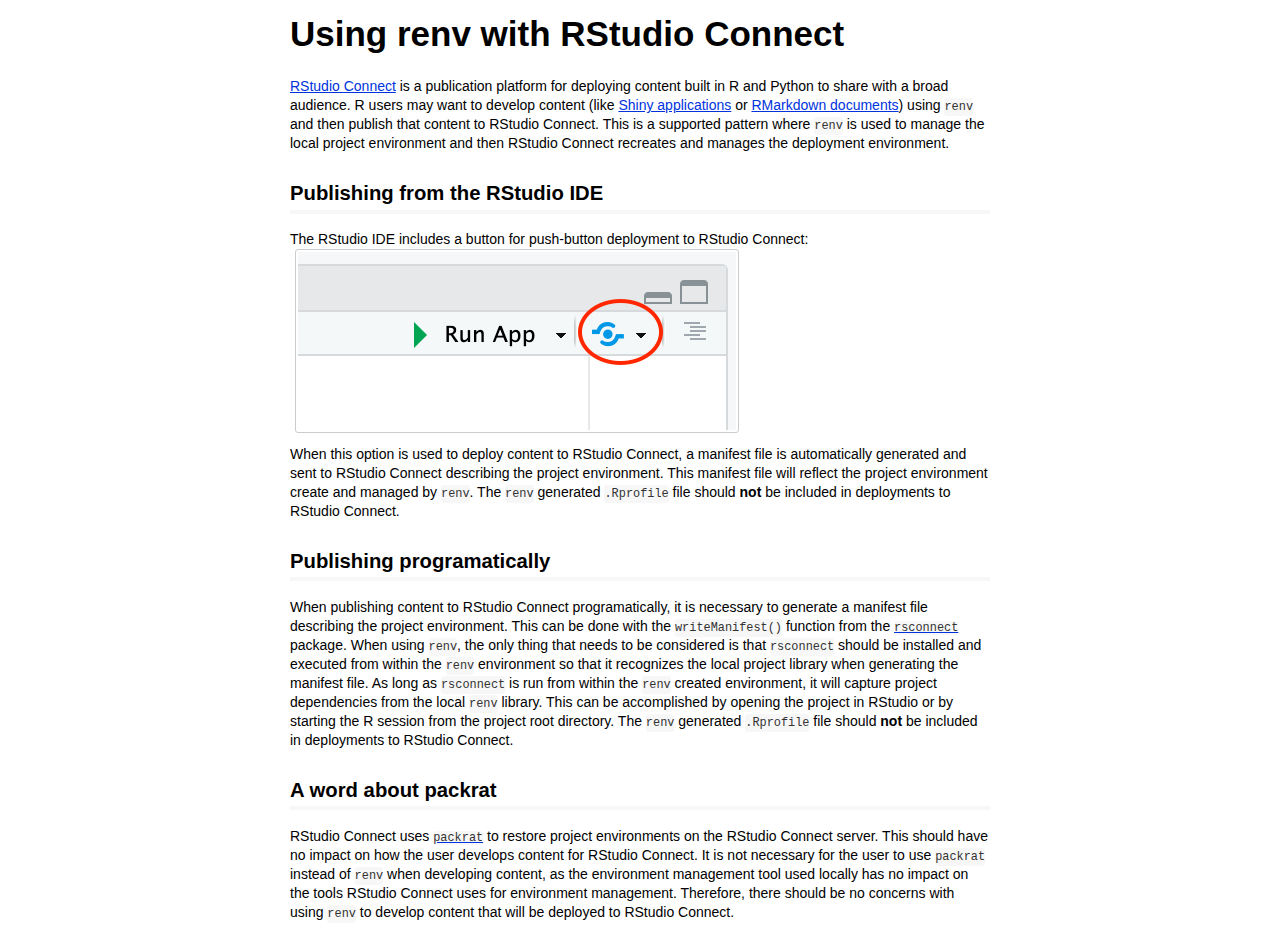
<file: renv/library/R-4.1/x86_64-apple-darwin17.0/renv/doc/rsconnect.html>
<!DOCTYPE html>

<html>

<head>

<meta charset="utf-8" />
<meta name="generator" content="pandoc" />
<meta http-equiv="X-UA-Compatible" content="IE=EDGE" />

<meta name="viewport" content="width=device-width, initial-scale=1" />



<title>Using renv with RStudio Connect</title>

<script>// Pandoc 2.9 adds attributes on both header and div. We remove the former (to
// be compatible with the behavior of Pandoc < 2.8).
document.addEventListener('DOMContentLoaded', function(e) {
  var hs = document.querySelectorAll("div.section[class*='level'] > :first-child");
  var i, h, a;
  for (i = 0; i < hs.length; i++) {
    h = hs[i];
    if (!/^h[1-6]$/i.test(h.tagName)) continue;  // it should be a header h1-h6
    a = h.attributes;
    while (a.length > 0) h.removeAttribute(a[0].name);
  }
});
</script>

<style type="text/css">
  code{white-space: pre-wrap;}
  span.smallcaps{font-variant: small-caps;}
  span.underline{text-decoration: underline;}
  div.column{display: inline-block; vertical-align: top; width: 50%;}
  div.hanging-indent{margin-left: 1.5em; text-indent: -1.5em;}
  ul.task-list{list-style: none;}
    </style>






<style type="text/css">body {
background-color: #fff;
margin: 1em auto;
max-width: 700px;
overflow: visible;
padding-left: 2em;
padding-right: 2em;
font-family: "Open Sans", "Helvetica Neue", Helvetica, Arial, sans-serif;
font-size: 14px;
line-height: 1.35;
}
#TOC {
clear: both;
margin: 0 0 10px 10px;
padding: 4px;
width: 400px;
border: 1px solid #CCCCCC;
border-radius: 5px;
background-color: #f6f6f6;
font-size: 13px;
line-height: 1.3;
}
#TOC .toctitle {
font-weight: bold;
font-size: 15px;
margin-left: 5px;
}
#TOC ul {
padding-left: 40px;
margin-left: -1.5em;
margin-top: 5px;
margin-bottom: 5px;
}
#TOC ul ul {
margin-left: -2em;
}
#TOC li {
line-height: 16px;
}
table {
margin: 1em auto;
border-width: 1px;
border-color: #DDDDDD;
border-style: outset;
border-collapse: collapse;
}
table th {
border-width: 2px;
padding: 5px;
border-style: inset;
}
table td {
border-width: 1px;
border-style: inset;
line-height: 18px;
padding: 5px 5px;
}
table, table th, table td {
border-left-style: none;
border-right-style: none;
}
table thead, table tr.even {
background-color: #f7f7f7;
}
p {
margin: 0.5em 0;
}
blockquote {
background-color: #f6f6f6;
padding: 0.25em 0.75em;
}
hr {
border-style: solid;
border: none;
border-top: 1px solid #777;
margin: 28px 0;
}
dl {
margin-left: 0;
}
dl dd {
margin-bottom: 13px;
margin-left: 13px;
}
dl dt {
font-weight: bold;
}
ul {
margin-top: 0;
}
ul li {
list-style: circle outside;
}
ul ul {
margin-bottom: 0;
}
pre, code {
background-color: #f7f7f7;
border-radius: 3px;
color: #333;
white-space: pre-wrap; 
}
pre {
border-radius: 3px;
margin: 5px 0px 10px 0px;
padding: 10px;
}
pre:not([class]) {
background-color: #f7f7f7;
}
code {
font-family: Consolas, Monaco, 'Courier New', monospace;
font-size: 85%;
}
p > code, li > code {
padding: 2px 0px;
}
div.figure {
text-align: center;
}
img {
background-color: #FFFFFF;
padding: 2px;
border: 1px solid #DDDDDD;
border-radius: 3px;
border: 1px solid #CCCCCC;
margin: 0 5px;
}
h1 {
margin-top: 0;
font-size: 35px;
line-height: 40px;
}
h2 {
border-bottom: 4px solid #f7f7f7;
padding-top: 10px;
padding-bottom: 2px;
font-size: 145%;
}
h3 {
border-bottom: 2px solid #f7f7f7;
padding-top: 10px;
font-size: 120%;
}
h4 {
border-bottom: 1px solid #f7f7f7;
margin-left: 8px;
font-size: 105%;
}
h5, h6 {
border-bottom: 1px solid #ccc;
font-size: 105%;
}
a {
color: #0033dd;
text-decoration: none;
}
a:hover {
color: #6666ff; }
a:visited {
color: #800080; }
a:visited:hover {
color: #BB00BB; }
a[href^="http:"] {
text-decoration: underline; }
a[href^="https:"] {
text-decoration: underline; }

code > span.kw { color: #555; font-weight: bold; } 
code > span.dt { color: #902000; } 
code > span.dv { color: #40a070; } 
code > span.bn { color: #d14; } 
code > span.fl { color: #d14; } 
code > span.ch { color: #d14; } 
code > span.st { color: #d14; } 
code > span.co { color: #888888; font-style: italic; } 
code > span.ot { color: #007020; } 
code > span.al { color: #ff0000; font-weight: bold; } 
code > span.fu { color: #900; font-weight: bold; } 
code > span.er { color: #a61717; background-color: #e3d2d2; } 
</style>




</head>

<body>




<h1 class="title toc-ignore">Using renv with RStudio Connect</h1>



<p><a href="https://www.rstudio.com/products/connect/">RStudio
Connect</a> is a publication platform for deploying content built in R
and Python to share with a broad audience. R users may want to develop
content (like <a href="https://shiny.rstudio.com/">Shiny
applications</a> or <a href="https://rmarkdown.rstudio.com/index.html">RMarkdown documents</a>)
using <code>renv</code> and then publish that content to RStudio
Connect. This is a supported pattern where <code>renv</code> is used to
manage the local project environment and then RStudio Connect recreates
and manages the deployment environment.</p>
<div id="publishing-from-the-rstudio-ide" class="section level2">
<h2>Publishing from the RStudio IDE</h2>
<p>The RStudio IDE includes a button for push-button deployment to
RStudio Connect: <img src="[data-uri]" alt="RStudio IDE Publish Button" /></p>
<p>When this option is used to deploy content to RStudio Connect, a
manifest file is automatically generated and sent to RStudio Connect
describing the project environment. This manifest file will reflect the
project environment create and managed by <code>renv</code>. The
<code>renv</code> generated <code>.Rprofile</code> file should
<strong>not</strong> be included in deployments to RStudio Connect.</p>
</div>
<div id="publishing-programatically" class="section level2">
<h2>Publishing programatically</h2>
<p>When publishing content to RStudio Connect programatically, it is
necessary to generate a manifest file describing the project
environment. This can be done with the <code>writeManifest()</code>
function from the <a href="https://github.com/rstudio/rsconnect"><code>rsconnect</code></a>
package. When using <code>renv</code>, the only thing that needs to be
considered is that <code>rsconnect</code> should be installed and
executed from within the <code>renv</code> environment so that it
recognizes the local project library when generating the manifest file.
As long as <code>rsconnect</code> is run from within the
<code>renv</code> created environment, it will capture project
dependencies from the local <code>renv</code> library. This can be
accomplished by opening the project in RStudio or by starting the R
session from the project root directory. The <code>renv</code> generated
<code>.Rprofile</code> file should <strong>not</strong> be included in
deployments to RStudio Connect.</p>
</div>
<div id="a-word-about-packrat" class="section level2">
<h2>A word about packrat</h2>
<p>RStudio Connect uses <a href="https://rstudio.github.io/packrat/"><code>packrat</code></a> to
restore project environments on the RStudio Connect server. This should
have no impact on how the user develops content for RStudio Connect. It
is not necessary for the user to use <code>packrat</code> instead of
<code>renv</code> when developing content, as the environment management
tool used locally has no impact on the tools RStudio Connect uses for
environment management. Therefore, there should be no concerns with
using <code>renv</code> to develop content that will be deployed to
RStudio Connect.</p>
</div>



<!-- code folding -->


<!-- dynamically load mathjax for compatibility with self-contained -->
<script>
  (function () {
    var script = document.createElement("script");
    script.type = "text/javascript";
    script.src  = "https://mathjax.rstudio.com/latest/MathJax.js?config=TeX-AMS-MML_HTMLorMML";
    document.getElementsByTagName("head")[0].appendChild(script);
  })();
</script>

</body>
</html>
</file>
<file: docs/analysis/feature-selection_files/libs/quarto-html/tippy.css>
.tippy-box[data-animation=fade][data-state=hidden]{opacity:0}[data-tippy-root]{max-width:calc(100vw - 10px)}.tippy-box{position:relative;background-color:#333;color:#fff;border-radius:4px;font-size:14px;line-height:1.4;white-space:normal;outline:0;transition-property:transform,visibility,opacity}.tippy-box[data-placement^=top]>.tippy-arrow{bottom:0}.tippy-box[data-placement^=top]>.tippy-arrow:before{bottom:-7px;left:0;border-width:8px 8px 0;border-top-color:initial;transform-origin:center top}.tippy-box[data-placement^=bottom]>.tippy-arrow{top:0}.tippy-box[data-placement^=bottom]>.tippy-arrow:before{top:-7px;left:0;border-width:0 8px 8px;border-bottom-color:initial;transform-origin:center bottom}.tippy-box[data-placement^=left]>.tippy-arrow{right:0}.tippy-box[data-placement^=left]>.tippy-arrow:before{border-width:8px 0 8px 8px;border-left-color:initial;right:-7px;transform-origin:center left}.tippy-box[data-placement^=right]>.tippy-arrow{left:0}.tippy-box[data-placement^=right]>.tippy-arrow:before{left:-7px;border-width:8px 8px 8px 0;border-right-color:initial;transform-origin:center right}.tippy-box[data-inertia][data-state=visible]{transition-timing-function:cubic-bezier(.54,1.5,.38,1.11)}.tippy-arrow{width:16px;height:16px;color:#333}.tippy-arrow:before{content:"";position:absolute;border-color:transparent;border-style:solid}.tippy-content{position:relative;padding:5px 9px;z-index:1}
</file>
<file: docs/analysis/feature-selection_files/libs/quarto-html/quarto-syntax-highlighting.css>
/* quarto syntax highlight colors */
:root {
  --quarto-hl-ot-color: #003B4F;
  --quarto-hl-at-color: #657422;
  --quarto-hl-ss-color: #20794D;
  --quarto-hl-an-color: #5E5E5E;
  --quarto-hl-fu-color: #4758AB;
  --quarto-hl-st-color: #20794D;
  --quarto-hl-cf-color: #003B4F;
  --quarto-hl-op-color: #5E5E5E;
  --quarto-hl-er-color: #AD0000;
  --quarto-hl-bn-color: #AD0000;
  --quarto-hl-al-color: #AD0000;
  --quarto-hl-va-color: #111111;
  --quarto-hl-bu-color: inherit;
  --quarto-hl-ex-color: inherit;
  --quarto-hl-pp-color: #AD0000;
  --quarto-hl-in-color: #5E5E5E;
  --quarto-hl-vs-color: #20794D;
  --quarto-hl-wa-color: #5E5E5E;
  --quarto-hl-do-color: #5E5E5E;
  --quarto-hl-im-color: #00769E;
  --quarto-hl-ch-color: #20794D;
  --quarto-hl-dt-color: #AD0000;
  --quarto-hl-fl-color: #AD0000;
  --quarto-hl-co-color: #5E5E5E;
  --quarto-hl-cv-color: #5E5E5E;
  --quarto-hl-cn-color: #8f5902;
  --quarto-hl-sc-color: #5E5E5E;
  --quarto-hl-dv-color: #AD0000;
  --quarto-hl-kw-color: #003B4F;
}

/* other quarto variables */
:root {
  --quarto-font-monospace: SFMono-Regular, Menlo, Monaco, Consolas, "Liberation Mono", "Courier New", monospace;
}

code span {
  color: #003B4F;
}

code.sourceCode > span {
  color: #003B4F;
}

div.sourceCode,
div.sourceCode pre.sourceCode {
  color: #003B4F;
}

code span.ot {
  color: #003B4F;
}

code span.at {
  color: #657422;
}

code span.ss {
  color: #20794D;
}

code span.an {
  color: #5E5E5E;
}

code span.fu {
  color: #4758AB;
}

code span.st {
  color: #20794D;
}

code span.cf {
  color: #003B4F;
}

code span.op {
  color: #5E5E5E;
}

code span.er {
  color: #AD0000;
}

code span.bn {
  color: #AD0000;
}

code span.al {
  color: #AD0000;
}

code span.va {
  color: #111111;
}

code span.pp {
  color: #AD0000;
}

code span.in {
  color: #5E5E5E;
}

code span.vs {
  color: #20794D;
}

code span.wa {
  color: #5E5E5E;
  font-style: italic;
}

code span.do {
  color: #5E5E5E;
  font-style: italic;
}

code span.im {
  color: #00769E;
}

code span.ch {
  color: #20794D;
}

code span.dt {
  color: #AD0000;
}

code span.fl {
  color: #AD0000;
}

code span.co {
  color: #5E5E5E;
}

code span.cv {
  color: #5E5E5E;
  font-style: italic;
}

code span.cn {
  color: #8f5902;
}

code span.sc {
  color: #5E5E5E;
}

code span.dv {
  color: #AD0000;
}

code span.kw {
  color: #003B4F;
}

.prevent-inlining {
  content: "</";
}

/*# sourceMappingURL=debc5d5d77c3f9108843748ff7464032.css.map */
</file>
